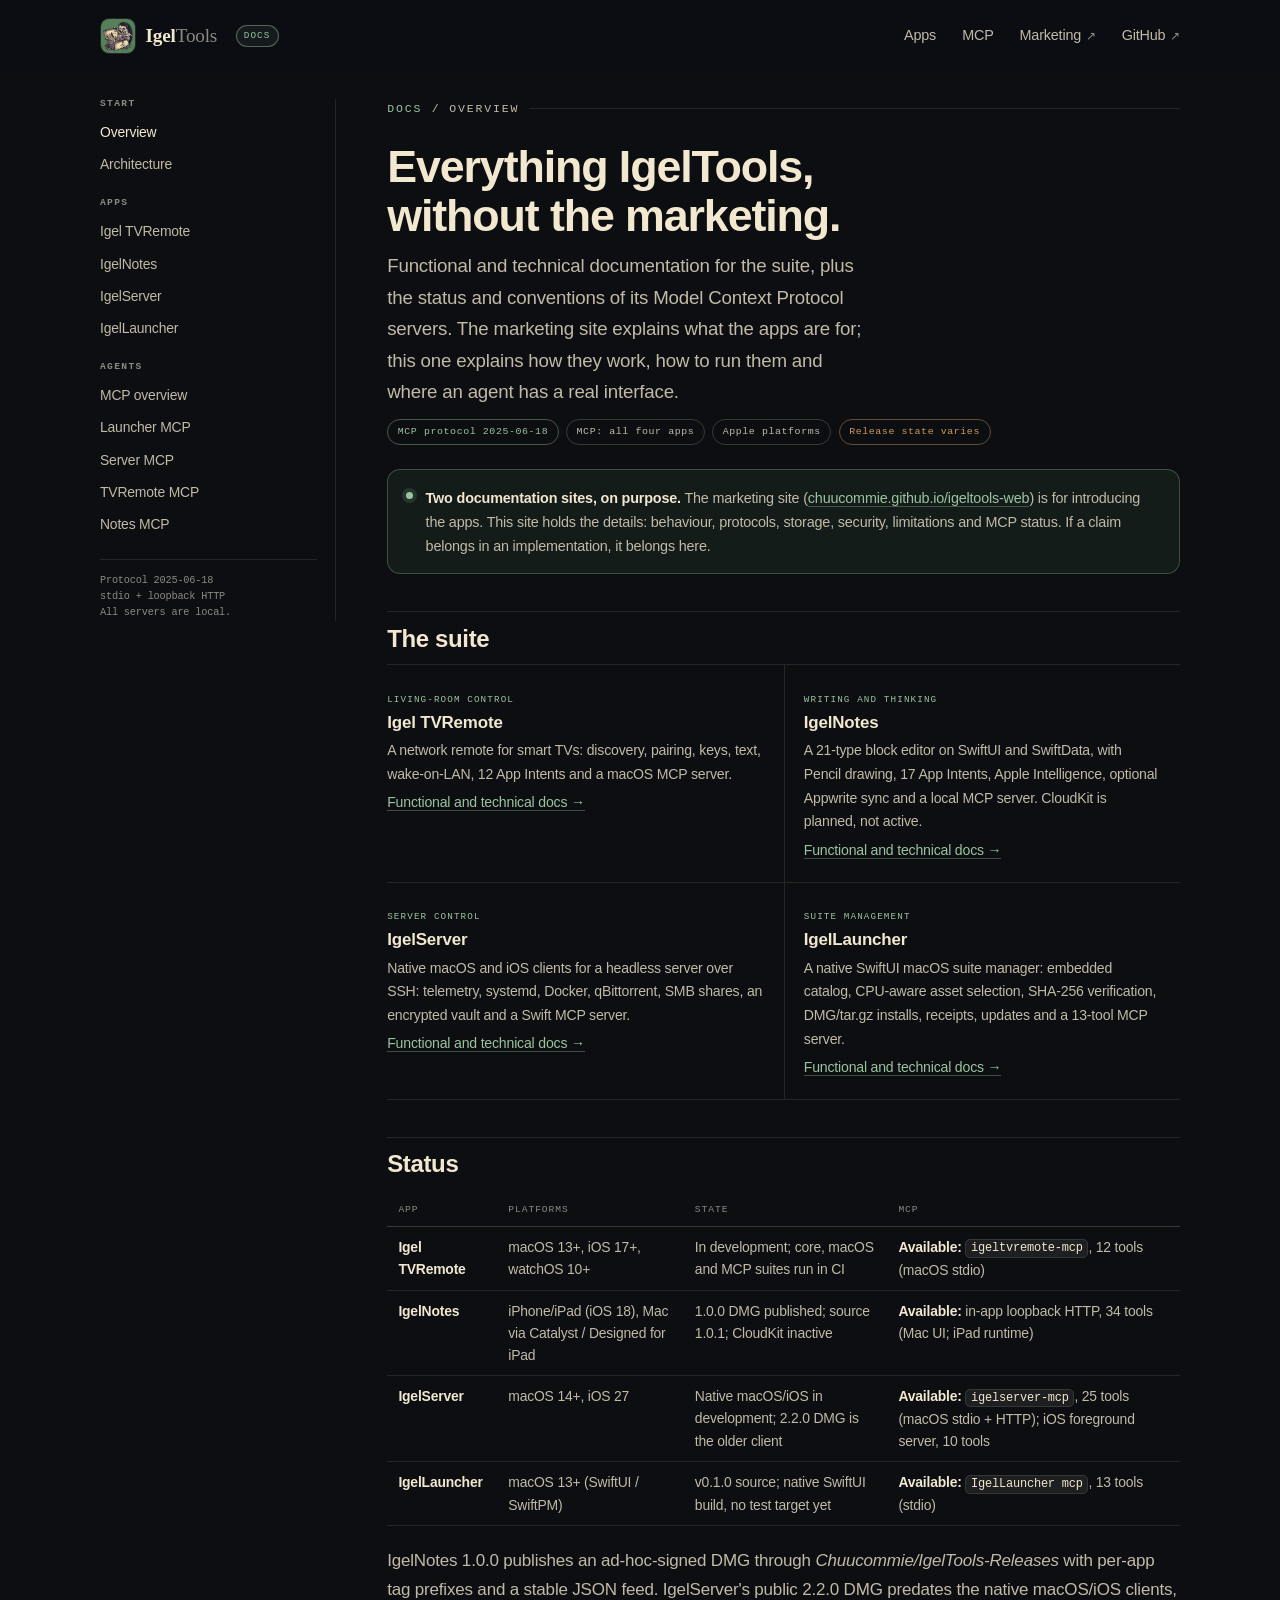
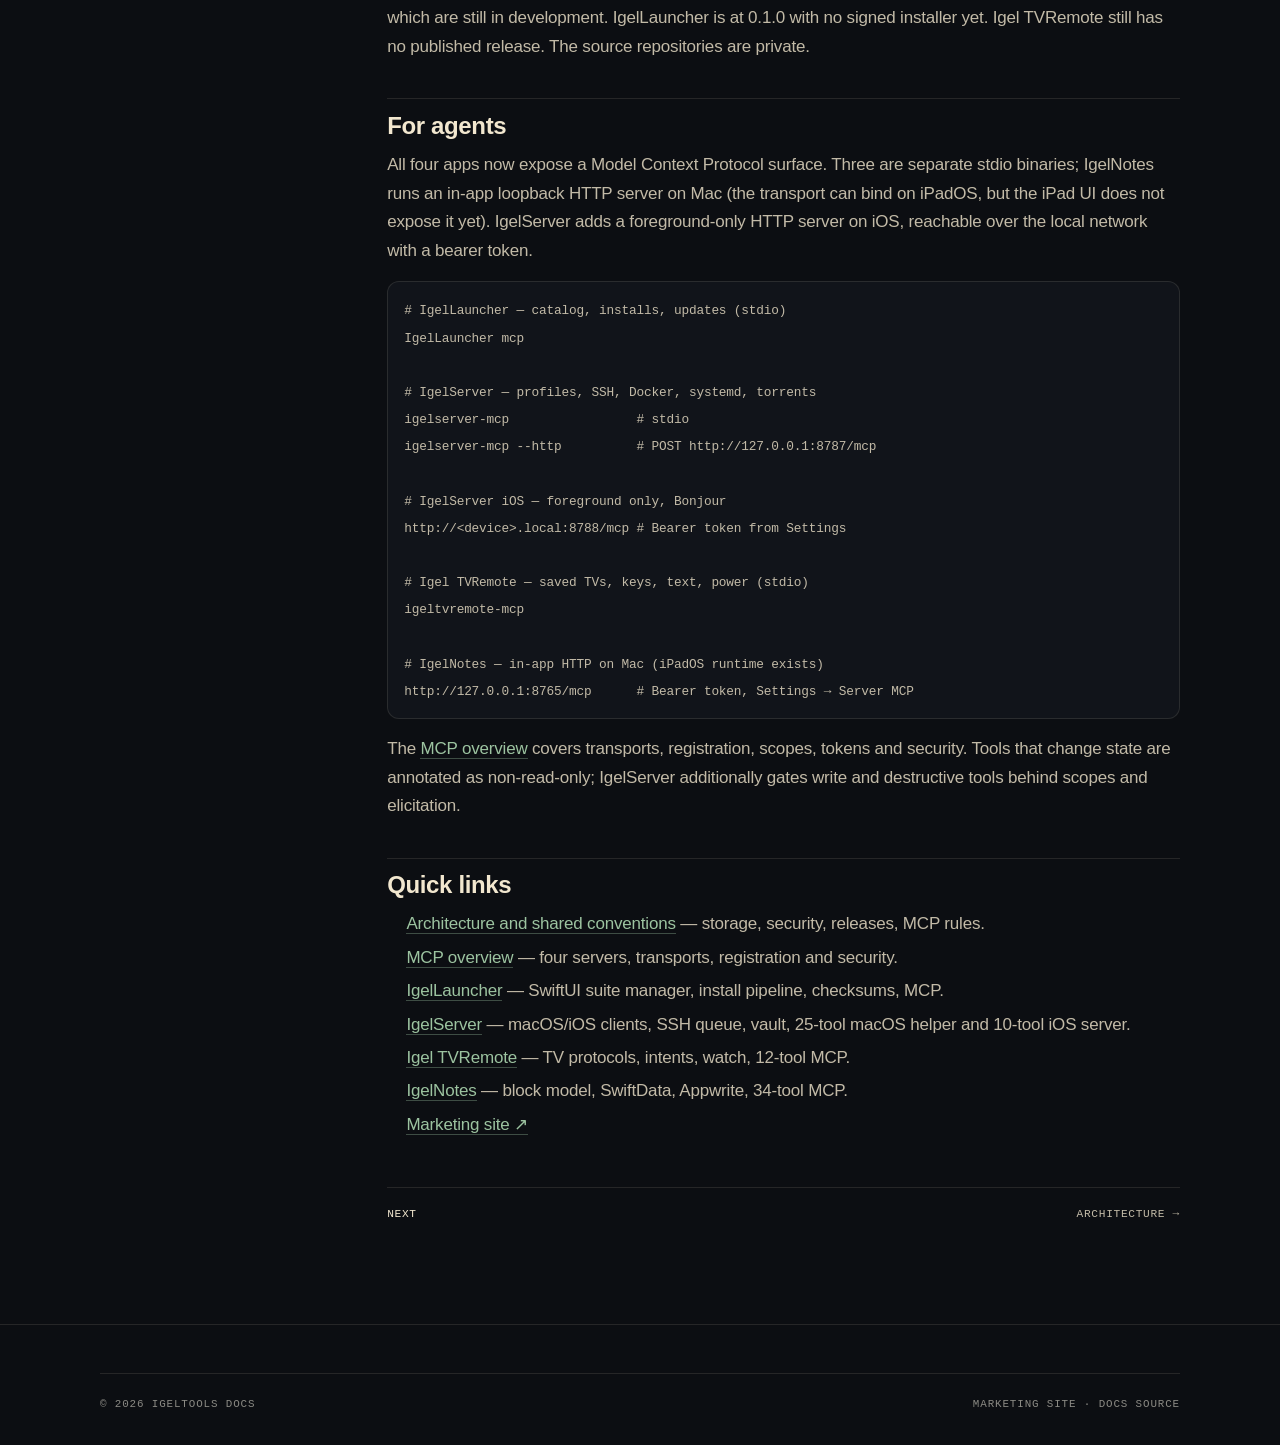
<file: index.html>
<!DOCTYPE html>
<html lang="en">
<head>
<meta charset="utf-8">
<meta name="viewport" content="width=device-width, initial-scale=1">
<title>IgelTools Docs — functional, technical and MCP reference</title>
<meta name="description" content="Functional and technical documentation for Igel TVRemote, IgelNotes, IgelServer and IgelLauncher, plus the current MCP status of the suite.">
<meta name="theme-color" content="#0c0e12">
<link rel="icon" href="assets/icons/igeltools-64.png" type="image/png" sizes="64x64">
<link rel="stylesheet" href="assets/css/style.css">
<link rel="stylesheet" href="assets/css/docs.css">
</head>
<body>
<a class="skip" href="#main">Skip to content</a>

<header class="site-header docs-header" id="top">
  <div class="wrap header-inner">
    <a class="brand" href="index.html" aria-label="IgelTools Docs — home">
      <img class="brand-mark" src="assets/icons/igeltools-256.png" alt="" width="256" height="256">
      <span class="brand-word">Igel<span>Tools</span></span>
      <span class="docs-badge">Docs</span>
    </a>
    <nav class="site-nav" aria-label="Main">
      <a href="index.html#apps">Apps</a>
      <a href="mcp/index.html">MCP</a>
      <a class="nav-ext" href="https://chuucommie.github.io/igeltools-web/" target="_blank" rel="noreferrer">Marketing <span aria-hidden="true">↗</span></a>
      <a class="nav-ext" href="https://github.com/Chuucommie" target="_blank" rel="noreferrer">GitHub <span aria-hidden="true">↗</span></a>
    </nav>
  </div>
</header>

<div class="wrap docs-layout">
  <aside class="docs-sidebar">
    <h2>Start</h2>
    <a href="index.html">Overview</a>
    <a href="architecture.html">Architecture</a>
    <h2>Apps</h2>
    <a href="apps/igeltvremote.html">Igel TVRemote</a>
    <a href="apps/igelnotes.html">IgelNotes</a>
    <a href="apps/igelserver.html">IgelServer</a>
    <a href="apps/igellauncher.html">IgelLauncher</a>
    <h2>Agents</h2>
    <a href="mcp/index.html">MCP overview</a>
    <a href="apps/igellauncher.html#mcp">Launcher MCP</a>
    <a href="apps/igelserver.html#mcp">Server MCP</a>
    <a href="apps/igeltvremote.html#mcp">TVRemote MCP</a>
    <a href="apps/igelnotes.html#mcp">Notes MCP</a>
    <span class="side-note">Protocol 2025-06-18<br>stdio + loopback HTTP<br>All servers are local.</span>
  </aside>

  <main class="docs-content" id="main">
    <p class="eyebrow"><span class="num">Docs</span> / Overview</p>
    <h1>Everything IgelTools, without the marketing.</h1>
    <p class="lede">Functional and technical documentation for the suite, plus the status and conventions of its Model Context Protocol servers. The marketing site explains what the apps are for; this one explains how they work, how to run them and where an agent has a real interface.</p>

    <div class="doc-meta">
      <span class="pill pill--green">MCP protocol 2025-06-18</span>
      <span class="pill">MCP: all four apps</span>
      <span class="pill">Apple platforms</span>
      <span class="pill pill--amber">Release state varies</span>
    </div>

    <div class="callout">
      <span class="dot dot-live" aria-hidden="true"></span>
      <p><strong>Two documentation sites, on purpose.</strong> The marketing site (<a href="https://chuucommie.github.io/igeltools-web/" target="_blank" rel="noreferrer">chuucommie.github.io/igeltools-web</a>) is for introducing the apps. This site holds the details: behaviour, protocols, storage, security, limitations and MCP status. If a claim belongs in an implementation, it belongs here.</p>
    </div>

    <h2 id="apps">The suite</h2>
    <div class="doc-grid">
      <div class="doc-card">
        <span class="kicker">Living-room control</span>
        <h3>Igel TVRemote</h3>
        <p>A network remote for smart TVs: discovery, pairing, keys, text, wake-on-LAN, 12 App Intents and a macOS MCP server.</p>
        <p><a href="apps/igeltvremote.html">Functional and technical docs →</a></p>
      </div>
      <div class="doc-card">
        <span class="kicker">Writing and thinking</span>
        <h3>IgelNotes</h3>
        <p>A 21-type block editor on SwiftUI and SwiftData, with Pencil drawing, 17 App Intents, Apple Intelligence, optional Appwrite sync and a local MCP server. CloudKit is planned, not active.</p>
        <p><a href="apps/igelnotes.html">Functional and technical docs →</a></p>
      </div>
      <div class="doc-card">
        <span class="kicker">Server control</span>
        <h3>IgelServer</h3>
        <p>Native macOS and iOS clients for a headless server over SSH: telemetry, systemd, Docker, qBittorrent, SMB shares, an encrypted vault and a Swift MCP server.</p>
        <p><a href="apps/igelserver.html">Functional and technical docs →</a></p>
      </div>
      <div class="doc-card">
        <span class="kicker">Suite management</span>
        <h3>IgelLauncher</h3>
        <p>A native SwiftUI macOS suite manager: embedded catalog, CPU-aware asset selection, SHA-256 verification, DMG/tar.gz installs, receipts, updates and a 13-tool MCP server.</p>
        <p><a href="apps/igellauncher.html">Functional and technical docs →</a></p>
      </div>
    </div>

    <h2 id="status">Status</h2>
    <table>
      <thead>
        <tr><th>App</th><th>Platforms</th><th>State</th><th>MCP</th></tr>
      </thead>
      <tbody>
        <tr>
          <td><strong>Igel TVRemote</strong></td>
          <td>macOS 13+, iOS 17+, watchOS 10+</td>
          <td>In development; core, macOS and MCP suites run in CI</td>
          <td><strong>Available:</strong> <code>igeltvremote-mcp</code>, 12 tools (macOS stdio)</td>
        </tr>
        <tr>
          <td><strong>IgelNotes</strong></td>
          <td>iPhone/iPad (iOS 18), Mac via Catalyst / Designed for iPad</td>
          <td>1.0.0 DMG published; source 1.0.1; CloudKit inactive</td>
          <td><strong>Available:</strong> in-app loopback HTTP, 34 tools (Mac UI; iPad runtime)</td>
        </tr>
        <tr>
          <td><strong>IgelServer</strong></td>
          <td>macOS 14+, iOS 27</td>
          <td>Native macOS/iOS in development; 2.2.0 DMG is the older client</td>
          <td><strong>Available:</strong> <code>igelserver-mcp</code>, 25 tools (macOS stdio + HTTP); iOS foreground server, 10 tools</td>
        </tr>
        <tr>
          <td><strong>IgelLauncher</strong></td>
          <td>macOS 13+ (SwiftUI / SwiftPM)</td>
          <td>v0.1.0 source; native SwiftUI build, no test target yet</td>
          <td><strong>Available:</strong> <code>IgelLauncher mcp</code>, 13 tools (stdio)</td>
        </tr>
      </tbody>
    </table>
    <p>IgelNotes 1.0.0 publishes an ad-hoc-signed DMG through <em>Chuucommie/IgelTools-Releases</em> with per-app tag prefixes and a stable JSON feed. IgelServer's public 2.2.0 DMG predates the native macOS/iOS clients, which are still in development. IgelLauncher is at 0.1.0 with no signed installer yet. Igel TVRemote still has no published release. The source repositories are private.</p>

    <h2 id="agents">For agents</h2>
    <p>All four apps now expose a Model Context Protocol surface. Three are separate stdio binaries; IgelNotes runs an in-app loopback HTTP server on Mac (the transport can bind on iPadOS, but the iPad UI does not expose it yet). IgelServer adds a foreground-only HTTP server on iOS, reachable over the local network with a bearer token.</p>
    <pre><code># IgelLauncher — catalog, installs, updates (stdio)
IgelLauncher mcp

# IgelServer — profiles, SSH, Docker, systemd, torrents
igelserver-mcp                 # stdio
igelserver-mcp --http          # POST http://127.0.0.1:8787/mcp

# IgelServer iOS — foreground only, Bonjour
http://&lt;device&gt;.local:8788/mcp # Bearer token from Settings

# Igel TVRemote — saved TVs, keys, text, power (stdio)
igeltvremote-mcp

# IgelNotes — in-app HTTP on Mac (iPadOS runtime exists)
http://127.0.0.1:8765/mcp      # Bearer token, Settings → Server MCP</code></pre>
    <p>The <a href="mcp/index.html">MCP overview</a> covers transports, registration, scopes, tokens and security. Tools that change state are annotated as non-read-only; IgelServer additionally gates write and destructive tools behind scopes and elicitation.</p>

    <h2 id="quick-links">Quick links</h2>
    <ul>
      <li><a href="architecture.html">Architecture and shared conventions</a> — storage, security, releases, MCP rules.</li>
      <li><a href="mcp/index.html">MCP overview</a> — four servers, transports, registration and security.</li>
      <li><a href="apps/igellauncher.html">IgelLauncher</a> — SwiftUI suite manager, install pipeline, checksums, MCP.</li>
      <li><a href="apps/igelserver.html">IgelServer</a> — macOS/iOS clients, SSH queue, vault, 25-tool macOS helper and 10-tool iOS server.</li>
      <li><a href="apps/igeltvremote.html">Igel TVRemote</a> — TV protocols, intents, watch, 12-tool MCP.</li>
      <li><a href="apps/igelnotes.html">IgelNotes</a> — block model, SwiftData, Appwrite, 34-tool MCP.</li>
      <li><a href="https://chuucommie.github.io/igeltools-web/" target="_blank" rel="noreferrer">Marketing site ↗</a></li>
    </ul>

    <div class="docs-next">
      <span>Next</span>
      <a href="architecture.html">Architecture →</a>
    </div>
  </main>
</div>

<footer class="site-footer">
  <div class="wrap">
    <div class="footer-bottom">
      <span>© <span id="year">2026</span> IgelTools Docs</span>
      <span><a href="https://chuucommie.github.io/igeltools-web/" target="_blank" rel="noreferrer">Marketing site</a> · <a href="https://github.com/Chuucommie/igeltools-docs" target="_blank" rel="noreferrer">Docs source</a></span>
    </div>
  </div>
</footer>

<script src="assets/js/docs.js" defer></script>
</body>
</html>
</file>
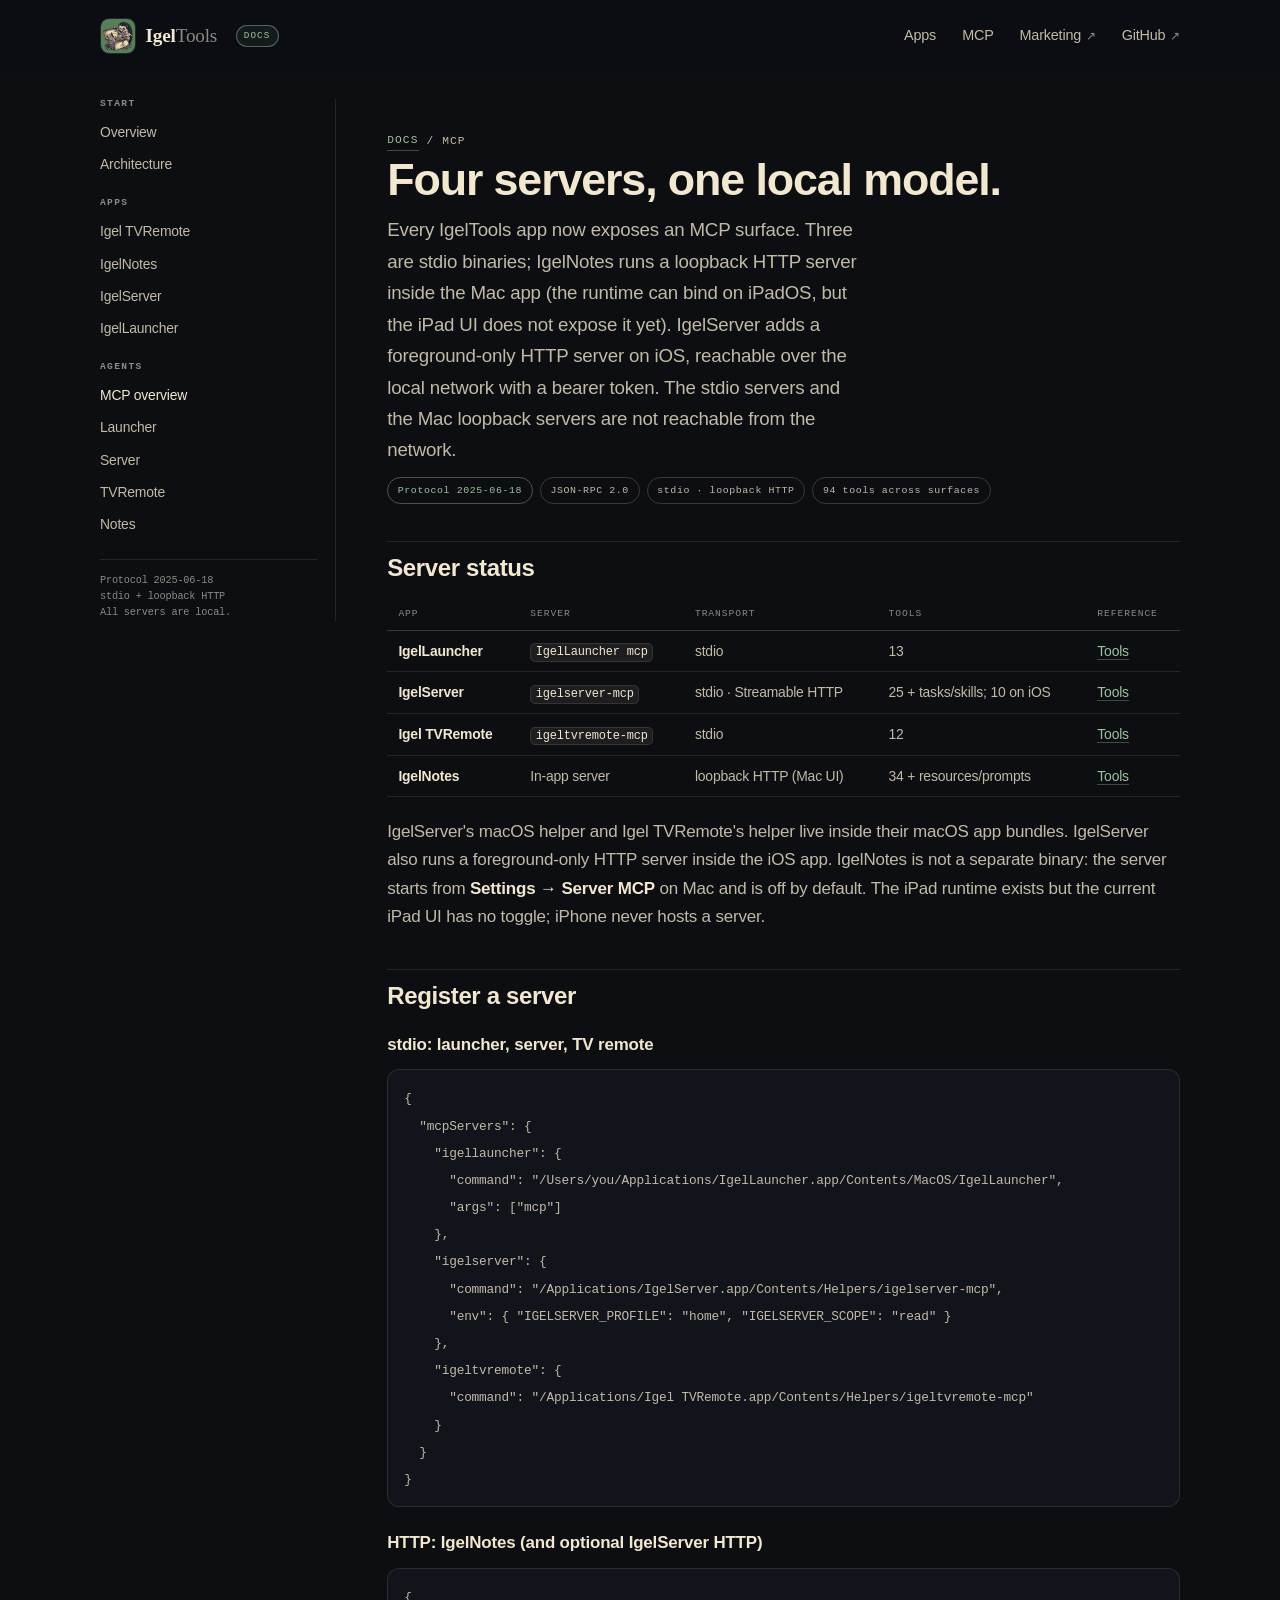
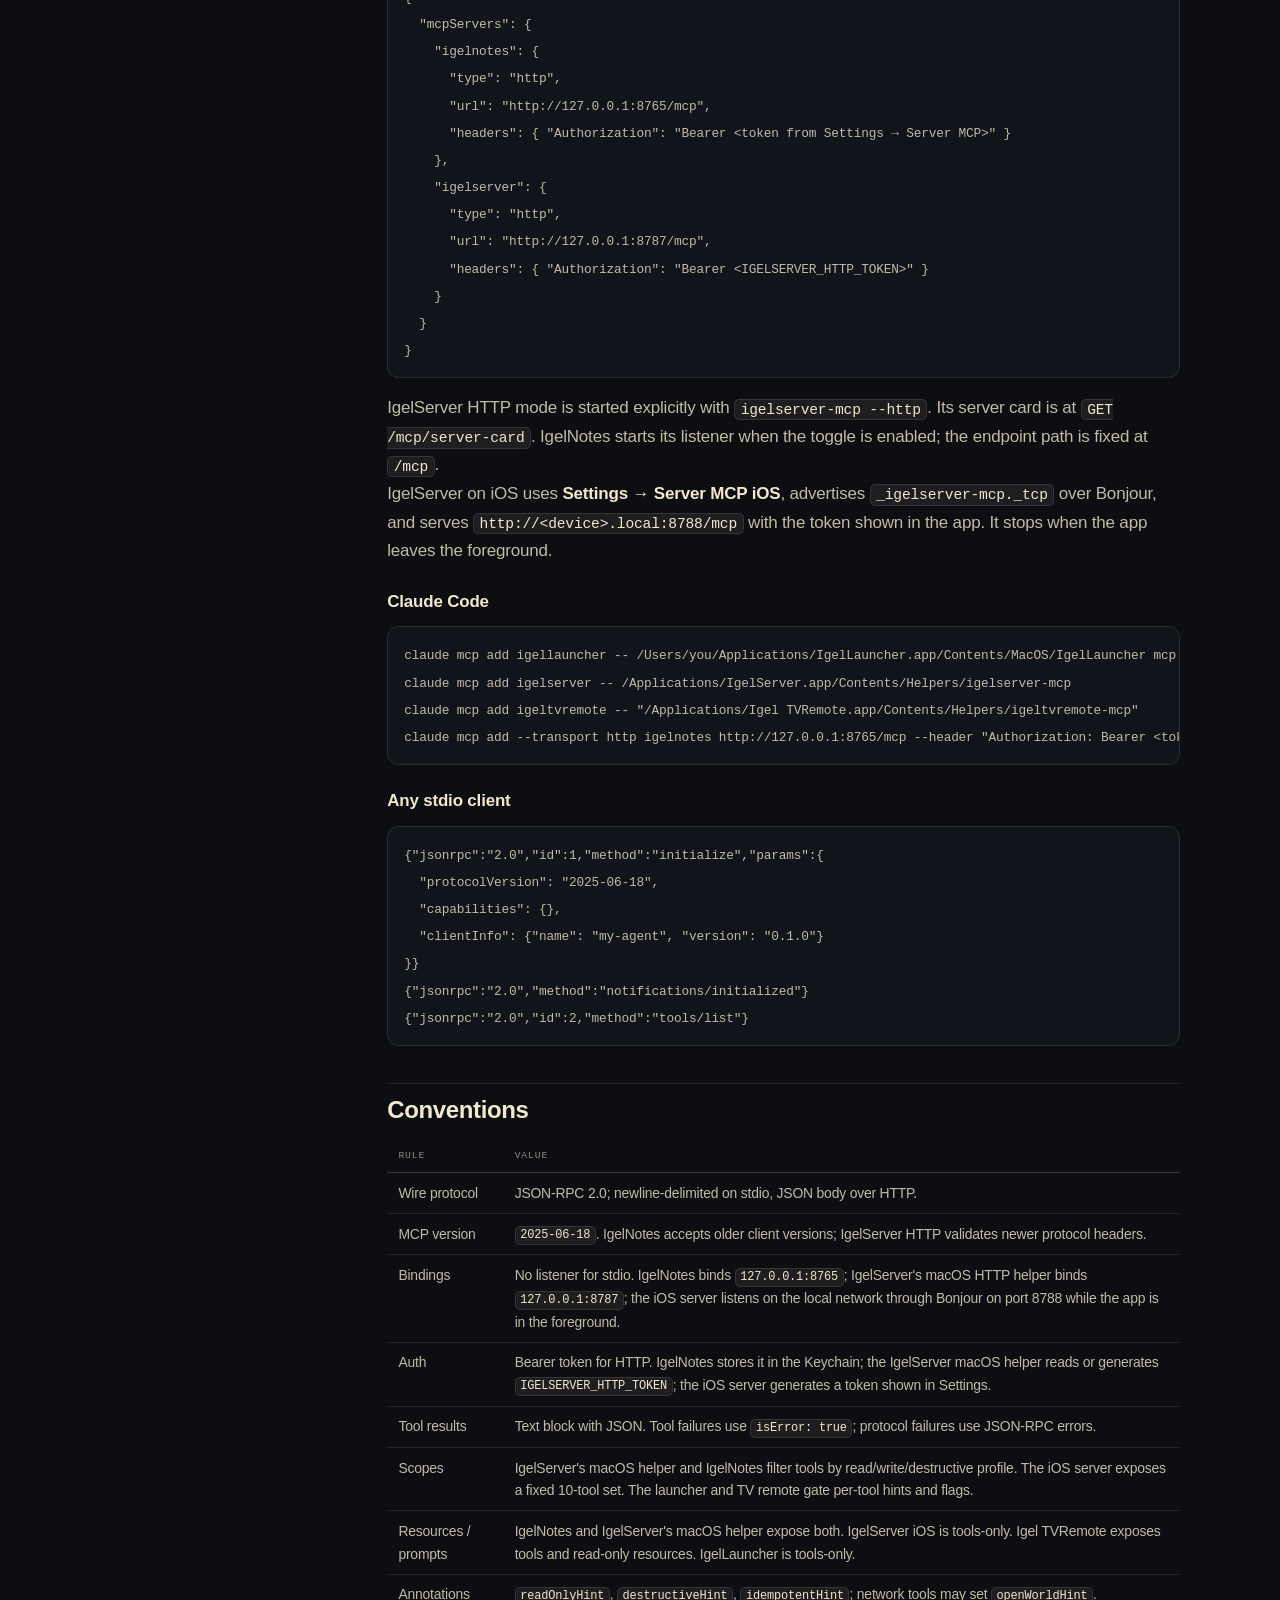
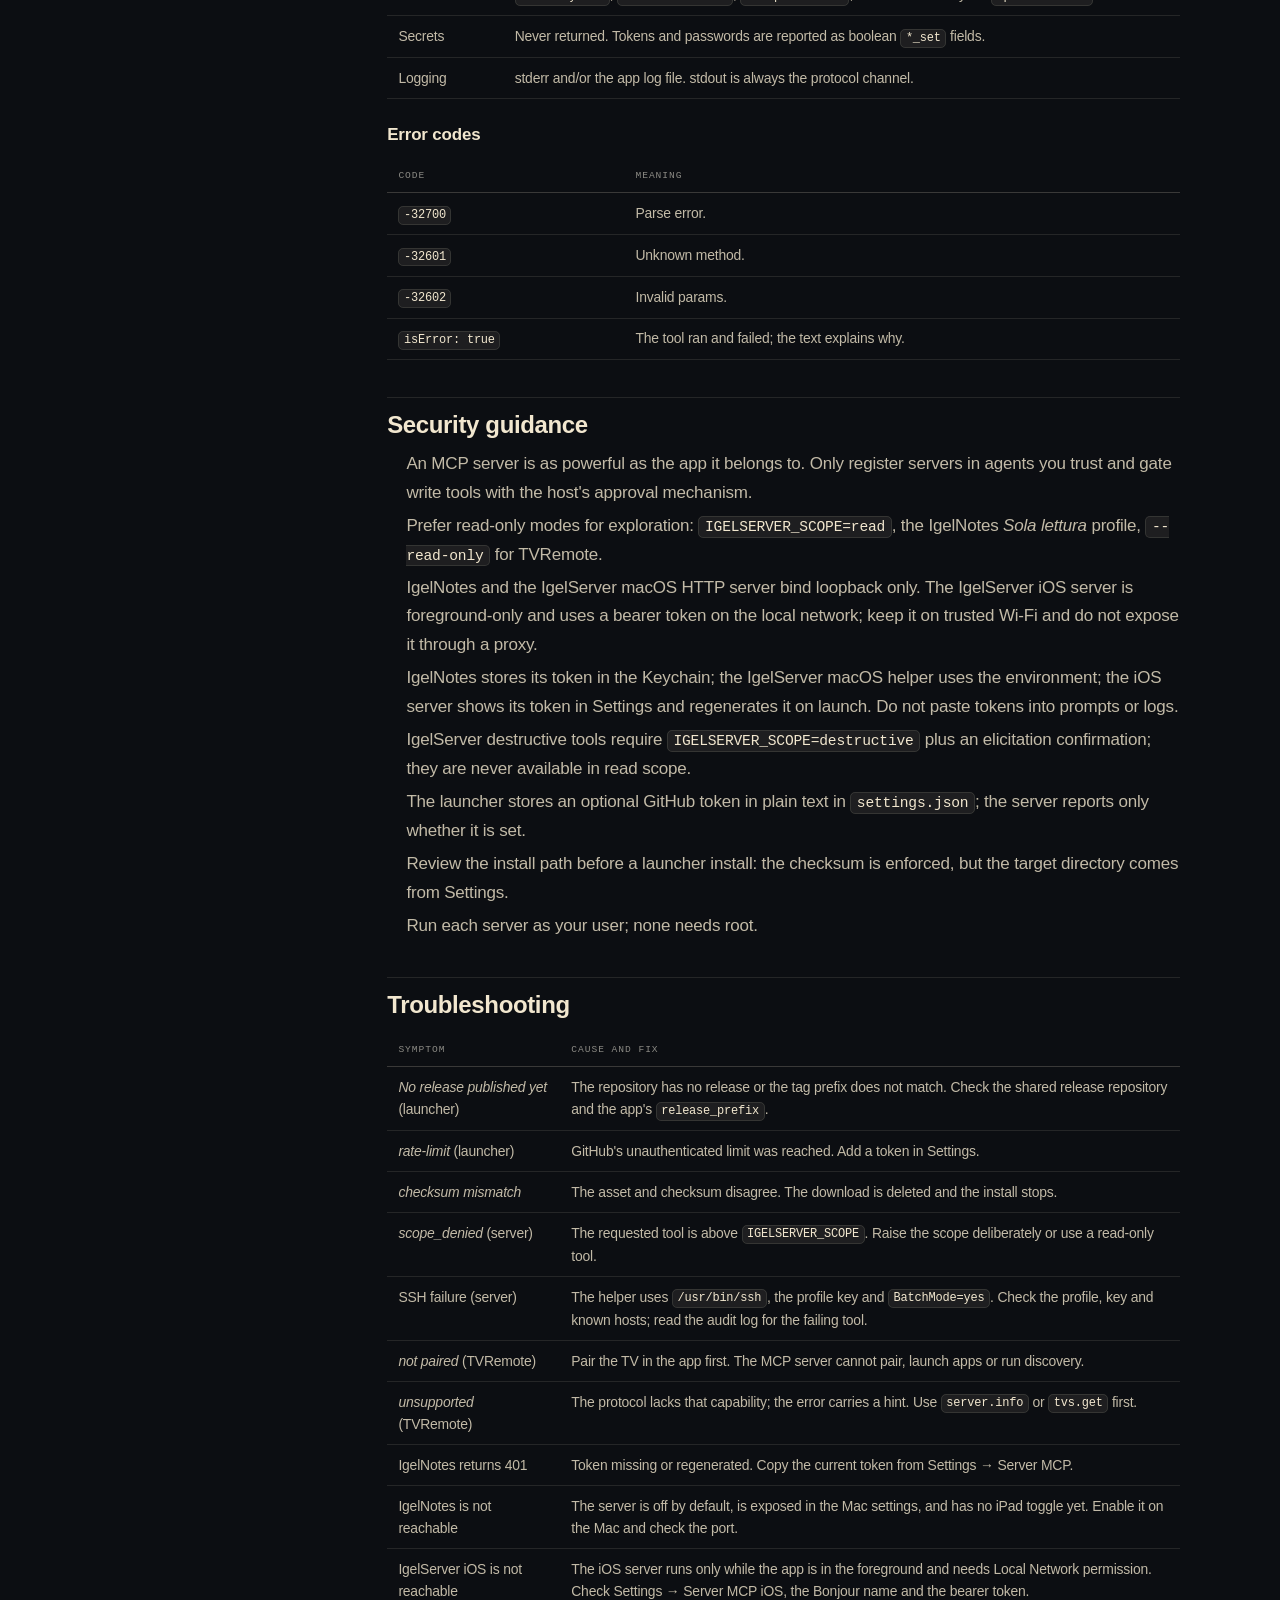
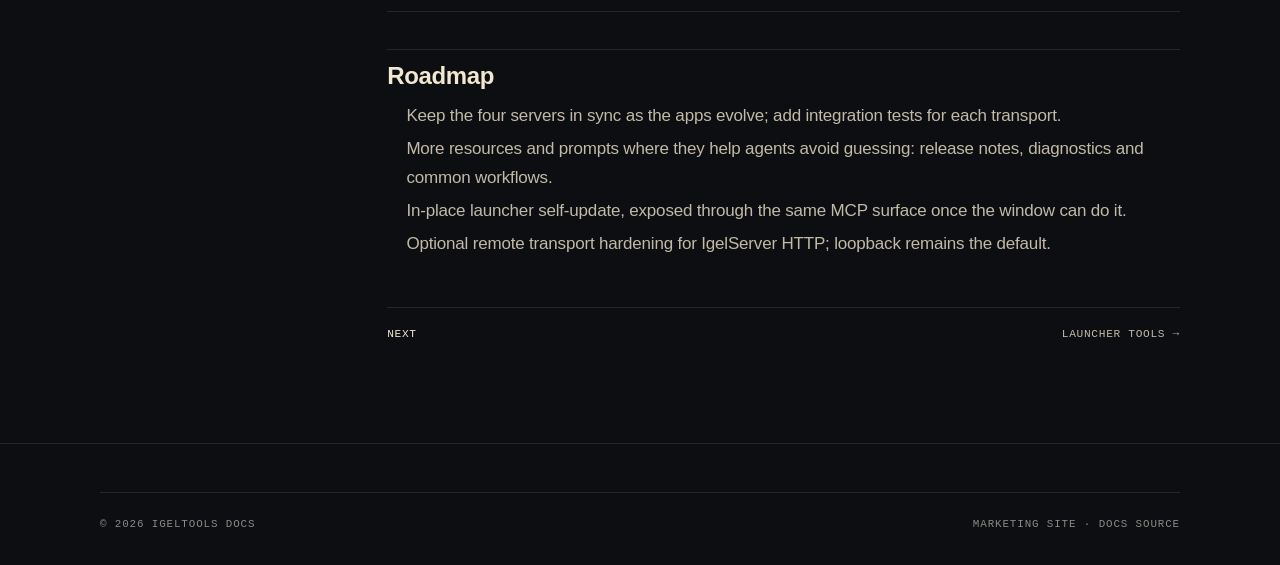
<file: mcp/index.html>
<!DOCTYPE html>
<html lang="en">
<head>
<meta charset="utf-8">
<meta name="viewport" content="width=device-width, initial-scale=1">
<title>MCP overview — IgelTools Docs</title>
<meta name="description" content="IgelTools MCP overview: the four current servers, stdio, loopback and foreground HTTP transports, registration, scopes, tokens, tool counts and security.">
<meta name="theme-color" content="#0c0e12">
<link rel="icon" href="../assets/icons/igeltools-64.png" type="image/png" sizes="64x64">
<link rel="stylesheet" href="../assets/css/style.css">
<link rel="stylesheet" href="../assets/css/docs.css">
</head>
<body>
<a class="skip" href="#main">Skip to content</a>

<header class="site-header docs-header" id="top">
  <div class="wrap header-inner">
    <a class="brand" href="../index.html" aria-label="IgelTools Docs — home">
      <img class="brand-mark" src="../assets/icons/igeltools-256.png" alt="" width="256" height="256">
      <span class="brand-word">Igel<span>Tools</span></span>
      <span class="docs-badge">Docs</span>
    </a>
    <nav class="site-nav" aria-label="Main">
      <a href="../index.html#apps">Apps</a>
      <a href="../mcp/index.html">MCP</a>
      <a class="nav-ext" href="https://chuucommie.github.io/igeltools-web/" target="_blank" rel="noreferrer">Marketing <span aria-hidden="true">↗</span></a>
      <a class="nav-ext" href="https://github.com/Chuucommie" target="_blank" rel="noreferrer">GitHub <span aria-hidden="true">↗</span></a>
    </nav>
  </div>
</header>

<div class="wrap docs-layout">
  <aside class="docs-sidebar">
    <h2>Start</h2>
    <a href="../index.html">Overview</a>
    <a href="../architecture.html">Architecture</a>
    <h2>Apps</h2>
    <a href="../apps/igeltvremote.html">Igel TVRemote</a>
    <a href="../apps/igelnotes.html">IgelNotes</a>
    <a href="../apps/igelserver.html">IgelServer</a>
    <a href="../apps/igellauncher.html">IgelLauncher</a>
    <h2>Agents</h2>
    <a href="index.html">MCP overview</a>
    <a href="../apps/igellauncher.html#mcp">Launcher</a>
    <a href="../apps/igelserver.html#mcp">Server</a>
    <a href="../apps/igeltvremote.html#mcp">TVRemote</a>
    <a href="../apps/igelnotes.html#mcp">Notes</a>
    <span class="side-note">Protocol 2025-06-18<br>stdio + loopback HTTP<br>All servers are local.</span>
  </aside>

  <main class="docs-content" id="main">
    <p class="breadcrumb"><a href="../index.html">Docs</a> / MCP</p>
    <h1>Four servers, one local model.</h1>
    <p class="lede">Every IgelTools app now exposes an MCP surface. Three are stdio binaries; IgelNotes runs a loopback HTTP server inside the Mac app (the runtime can bind on iPadOS, but the iPad UI does not expose it yet). IgelServer adds a foreground-only HTTP server on iOS, reachable over the local network with a bearer token. The stdio servers and the Mac loopback servers are not reachable from the network.</p>

    <div class="doc-meta">
      <span class="pill pill--green">Protocol 2025-06-18</span>
      <span class="pill">JSON-RPC 2.0</span>
      <span class="pill">stdio · loopback HTTP</span>
      <span class="pill">94 tools across surfaces</span>
    </div>

    <h2 id="status">Server status</h2>
    <table>
      <thead><tr><th>App</th><th>Server</th><th>Transport</th><th>Tools</th><th>Reference</th></tr></thead>
      <tbody>
        <tr>
          <td><strong>IgelLauncher</strong></td>
          <td><code>IgelLauncher mcp</code></td>
          <td>stdio</td>
          <td>13</td>
          <td><a href="../apps/igellauncher.html#mcp">Tools</a></td>
        </tr>
        <tr>
          <td><strong>IgelServer</strong></td>
          <td><code>igelserver-mcp</code></td>
          <td>stdio · Streamable HTTP</td>
          <td>25 + tasks/skills; 10 on iOS</td>
          <td><a href="../apps/igelserver.html#mcp">Tools</a></td>
        </tr>
        <tr>
          <td><strong>Igel TVRemote</strong></td>
          <td><code>igeltvremote-mcp</code></td>
          <td>stdio</td>
          <td>12</td>
          <td><a href="../apps/igeltvremote.html#mcp">Tools</a></td>
        </tr>
        <tr>
          <td><strong>IgelNotes</strong></td>
          <td>In-app server</td>
          <td>loopback HTTP (Mac UI)</td>
          <td>34 + resources/prompts</td>
          <td><a href="../apps/igelnotes.html#mcp">Tools</a></td>
        </tr>
      </tbody>
    </table>
    <p>IgelServer's macOS helper and Igel TVRemote's helper live inside their macOS app bundles. IgelServer also runs a foreground-only HTTP server inside the iOS app. IgelNotes is not a separate binary: the server starts from <strong>Settings → Server MCP</strong> on Mac and is off by default. The iPad runtime exists but the current iPad UI has no toggle; iPhone never hosts a server.</p>

    <h2 id="register">Register a server</h2>
    <h3>stdio: launcher, server, TV remote</h3>
    <pre><code>{
  "mcpServers": {
    "igellauncher": {
      "command": "/Users/you/Applications/IgelLauncher.app/Contents/MacOS/IgelLauncher",
      "args": ["mcp"]
    },
    "igelserver": {
      "command": "/Applications/IgelServer.app/Contents/Helpers/igelserver-mcp",
      "env": { "IGELSERVER_PROFILE": "home", "IGELSERVER_SCOPE": "read" }
    },
    "igeltvremote": {
      "command": "/Applications/Igel TVRemote.app/Contents/Helpers/igeltvremote-mcp"
    }
  }
}</code></pre>

    <h3>HTTP: IgelNotes (and optional IgelServer HTTP)</h3>
    <pre><code>{
  "mcpServers": {
    "igelnotes": {
      "type": "http",
      "url": "http://127.0.0.1:8765/mcp",
      "headers": { "Authorization": "Bearer &lt;token from Settings → Server MCP&gt;" }
    },
    "igelserver": {
      "type": "http",
      "url": "http://127.0.0.1:8787/mcp",
      "headers": { "Authorization": "Bearer &lt;IGELSERVER_HTTP_TOKEN&gt;" }
    }
  }
}</code></pre>
    <p>IgelServer HTTP mode is started explicitly with <code>igelserver-mcp --http</code>. Its server card is at <code>GET /mcp/server-card</code>. IgelNotes starts its listener when the toggle is enabled; the endpoint path is fixed at <code>/mcp</code>.</p>
    <p>IgelServer on iOS uses <strong>Settings → Server MCP iOS</strong>, advertises <code>_igelserver-mcp._tcp</code> over Bonjour, and serves <code>http://&lt;device&gt;.local:8788/mcp</code> with the token shown in the app. It stops when the app leaves the foreground.</p>

    <h3>Claude Code</h3>
    <pre><code>claude mcp add igellauncher -- /Users/you/Applications/IgelLauncher.app/Contents/MacOS/IgelLauncher mcp
claude mcp add igelserver -- /Applications/IgelServer.app/Contents/Helpers/igelserver-mcp
claude mcp add igeltvremote -- "/Applications/Igel TVRemote.app/Contents/Helpers/igeltvremote-mcp"
claude mcp add --transport http igelnotes http://127.0.0.1:8765/mcp --header "Authorization: Bearer &lt;token&gt;"</code></pre>

    <h3>Any stdio client</h3>
    <pre><code>{"jsonrpc":"2.0","id":1,"method":"initialize","params":{
  "protocolVersion": "2025-06-18",
  "capabilities": {},
  "clientInfo": {"name": "my-agent", "version": "0.1.0"}
}}
{"jsonrpc":"2.0","method":"notifications/initialized"}
{"jsonrpc":"2.0","id":2,"method":"tools/list"}</code></pre>

    <h2 id="conventions">Conventions</h2>
    <table>
      <thead><tr><th>Rule</th><th>Value</th></tr></thead>
      <tbody>
        <tr><td>Wire protocol</td><td>JSON-RPC 2.0; newline-delimited on stdio, JSON body over HTTP.</td></tr>
        <tr><td>MCP version</td><td><code>2025-06-18</code>. IgelNotes accepts older client versions; IgelServer HTTP validates newer protocol headers.</td></tr>
        <tr><td>Bindings</td><td>No listener for stdio. IgelNotes binds <code>127.0.0.1:8765</code>; IgelServer's macOS HTTP helper binds <code>127.0.0.1:8787</code>; the iOS server listens on the local network through Bonjour on port 8788 while the app is in the foreground.</td></tr>
        <tr><td>Auth</td><td>Bearer token for HTTP. IgelNotes stores it in the Keychain; the IgelServer macOS helper reads or generates <code>IGELSERVER_HTTP_TOKEN</code>; the iOS server generates a token shown in Settings.</td></tr>
        <tr><td>Tool results</td><td>Text block with JSON. Tool failures use <code>isError: true</code>; protocol failures use JSON-RPC errors.</td></tr>
        <tr><td>Scopes</td><td>IgelServer's macOS helper and IgelNotes filter tools by read/write/destructive profile. The iOS server exposes a fixed 10-tool set. The launcher and TV remote gate per-tool hints and flags.</td></tr>
        <tr><td>Resources / prompts</td><td>IgelNotes and IgelServer's macOS helper expose both. IgelServer iOS is tools-only. Igel TVRemote exposes tools and read-only resources. IgelLauncher is tools-only.</td></tr>
        <tr><td>Annotations</td><td><code>readOnlyHint</code>, <code>destructiveHint</code>, <code>idempotentHint</code>; network tools may set <code>openWorldHint</code>.</td></tr>
        <tr><td>Secrets</td><td>Never returned. Tokens and passwords are reported as boolean <code>*_set</code> fields.</td></tr>
        <tr><td>Logging</td><td>stderr and/or the app log file. stdout is always the protocol channel.</td></tr>
      </tbody>
    </table>

    <h3>Error codes</h3>
    <table>
      <thead><tr><th>Code</th><th>Meaning</th></tr></thead>
      <tbody>
        <tr><td><code>-32700</code></td><td>Parse error.</td></tr>
        <tr><td><code>-32601</code></td><td>Unknown method.</td></tr>
        <tr><td><code>-32602</code></td><td>Invalid params.</td></tr>
        <tr><td><code>isError: true</code></td><td>The tool ran and failed; the text explains why.</td></tr>
      </tbody>
    </table>

    <h2 id="security">Security guidance</h2>
    <ul>
      <li>An MCP server is as powerful as the app it belongs to. Only register servers in agents you trust and gate write tools with the host's approval mechanism.</li>
      <li>Prefer read-only modes for exploration: <code>IGELSERVER_SCOPE=read</code>, the IgelNotes <em>Sola lettura</em> profile, <code>--read-only</code> for TVRemote.</li>
      <li>IgelNotes and the IgelServer macOS HTTP server bind loopback only. The IgelServer iOS server is foreground-only and uses a bearer token on the local network; keep it on trusted Wi-Fi and do not expose it through a proxy.</li>
      <li>IgelNotes stores its token in the Keychain; the IgelServer macOS helper uses the environment; the iOS server shows its token in Settings and regenerates it on launch. Do not paste tokens into prompts or logs.</li>
      <li>IgelServer destructive tools require <code>IGELSERVER_SCOPE=destructive</code> plus an elicitation confirmation; they are never available in read scope.</li>
      <li>The launcher stores an optional GitHub token in plain text in <code>settings.json</code>; the server reports only whether it is set.</li>
      <li>Review the install path before a launcher install: the checksum is enforced, but the target directory comes from Settings.</li>
      <li>Run each server as your user; none needs root.</li>
    </ul>

    <h2 id="troubleshooting">Troubleshooting</h2>
    <table>
      <thead><tr><th>Symptom</th><th>Cause and fix</th></tr></thead>
      <tbody>
        <tr><td><em>No release published yet</em> (launcher)</td><td>The repository has no release or the tag prefix does not match. Check the shared release repository and the app's <code>release_prefix</code>.</td></tr>
        <tr><td><em>rate-limit</em> (launcher)</td><td>GitHub's unauthenticated limit was reached. Add a token in Settings.</td></tr>
        <tr><td><em>checksum mismatch</em></td><td>The asset and checksum disagree. The download is deleted and the install stops.</td></tr>
        <tr><td><em>scope_denied</em> (server)</td><td>The requested tool is above <code>IGELSERVER_SCOPE</code>. Raise the scope deliberately or use a read-only tool.</td></tr>
        <tr><td>SSH failure (server)</td><td>The helper uses <code>/usr/bin/ssh</code>, the profile key and <code>BatchMode=yes</code>. Check the profile, key and known hosts; read the audit log for the failing tool.</td></tr>
        <tr><td><em>not paired</em> (TVRemote)</td><td>Pair the TV in the app first. The MCP server cannot pair, launch apps or run discovery.</td></tr>
        <tr><td><em>unsupported</em> (TVRemote)</td><td>The protocol lacks that capability; the error carries a hint. Use <code>server.info</code> or <code>tvs.get</code> first.</td></tr>
        <tr><td>IgelNotes returns 401</td><td>Token missing or regenerated. Copy the current token from Settings → Server MCP.</td></tr>
        <tr><td>IgelNotes is not reachable</td><td>The server is off by default, is exposed in the Mac settings, and has no iPad toggle yet. Enable it on the Mac and check the port.</td></tr>
        <tr><td>IgelServer iOS is not reachable</td><td>The iOS server runs only while the app is in the foreground and needs Local Network permission. Check Settings → Server MCP iOS, the Bonjour name and the bearer token.</td></tr>
      </tbody>
    </table>

    <h2 id="roadmap">Roadmap</h2>
    <ul>
      <li>Keep the four servers in sync as the apps evolve; add integration tests for each transport.</li>
      <li>More resources and prompts where they help agents avoid guessing: release notes, diagnostics and common workflows.</li>
      <li>In-place launcher self-update, exposed through the same MCP surface once the window can do it.</li>
      <li>Optional remote transport hardening for IgelServer HTTP; loopback remains the default.</li>
    </ul>

    <div class="docs-next">
      <span>Next</span>
      <a href="../apps/igellauncher.html#mcp">Launcher tools →</a>
    </div>
  </main>
</div>

<footer class="site-footer">
  <div class="wrap">
    <div class="footer-bottom">
      <span>© <span id="year">2026</span> IgelTools Docs</span>
      <span><a href="https://chuucommie.github.io/igeltools-web/" target="_blank" rel="noreferrer">Marketing site</a> · <a href="https://github.com/Chuucommie/igeltools-docs" target="_blank" rel="noreferrer">Docs source</a></span>
    </div>
  </div>
</footer>

<script src="../assets/js/docs.js" defer></script>
</body>
</html>
</file>
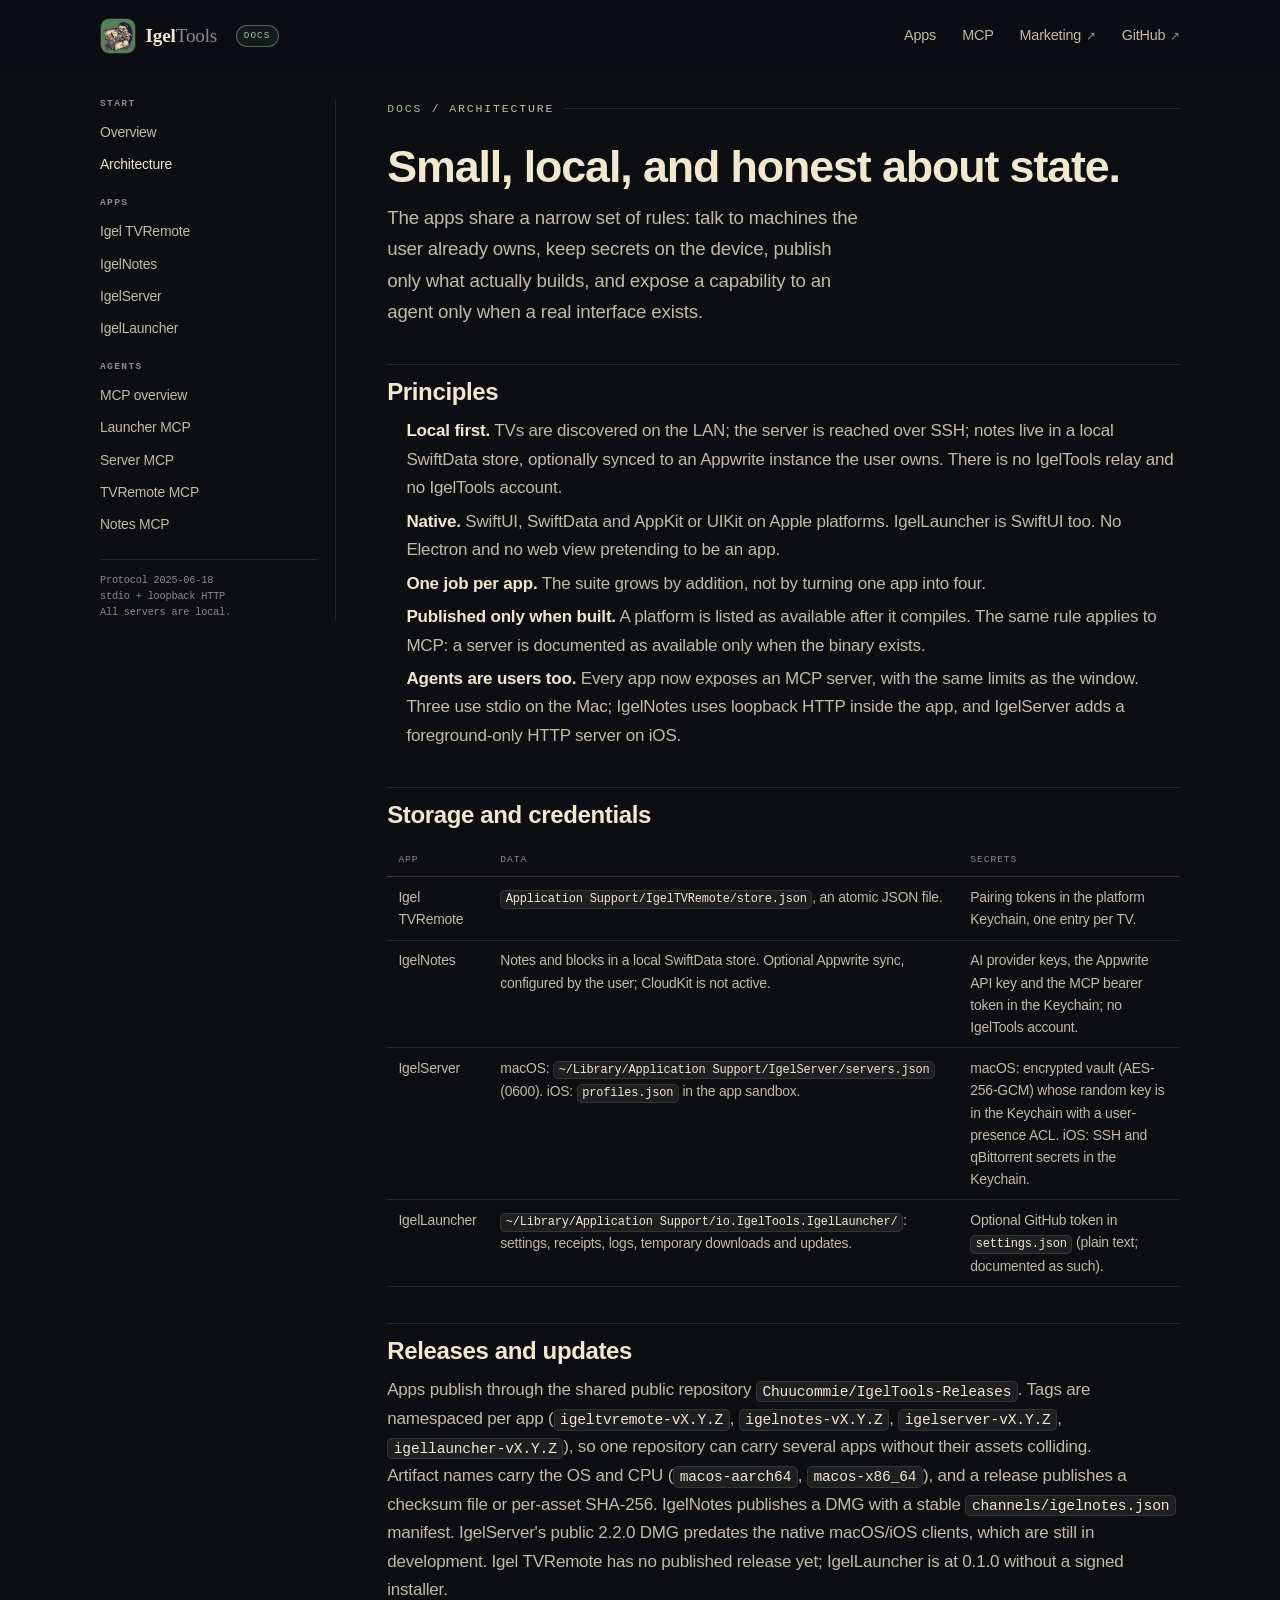
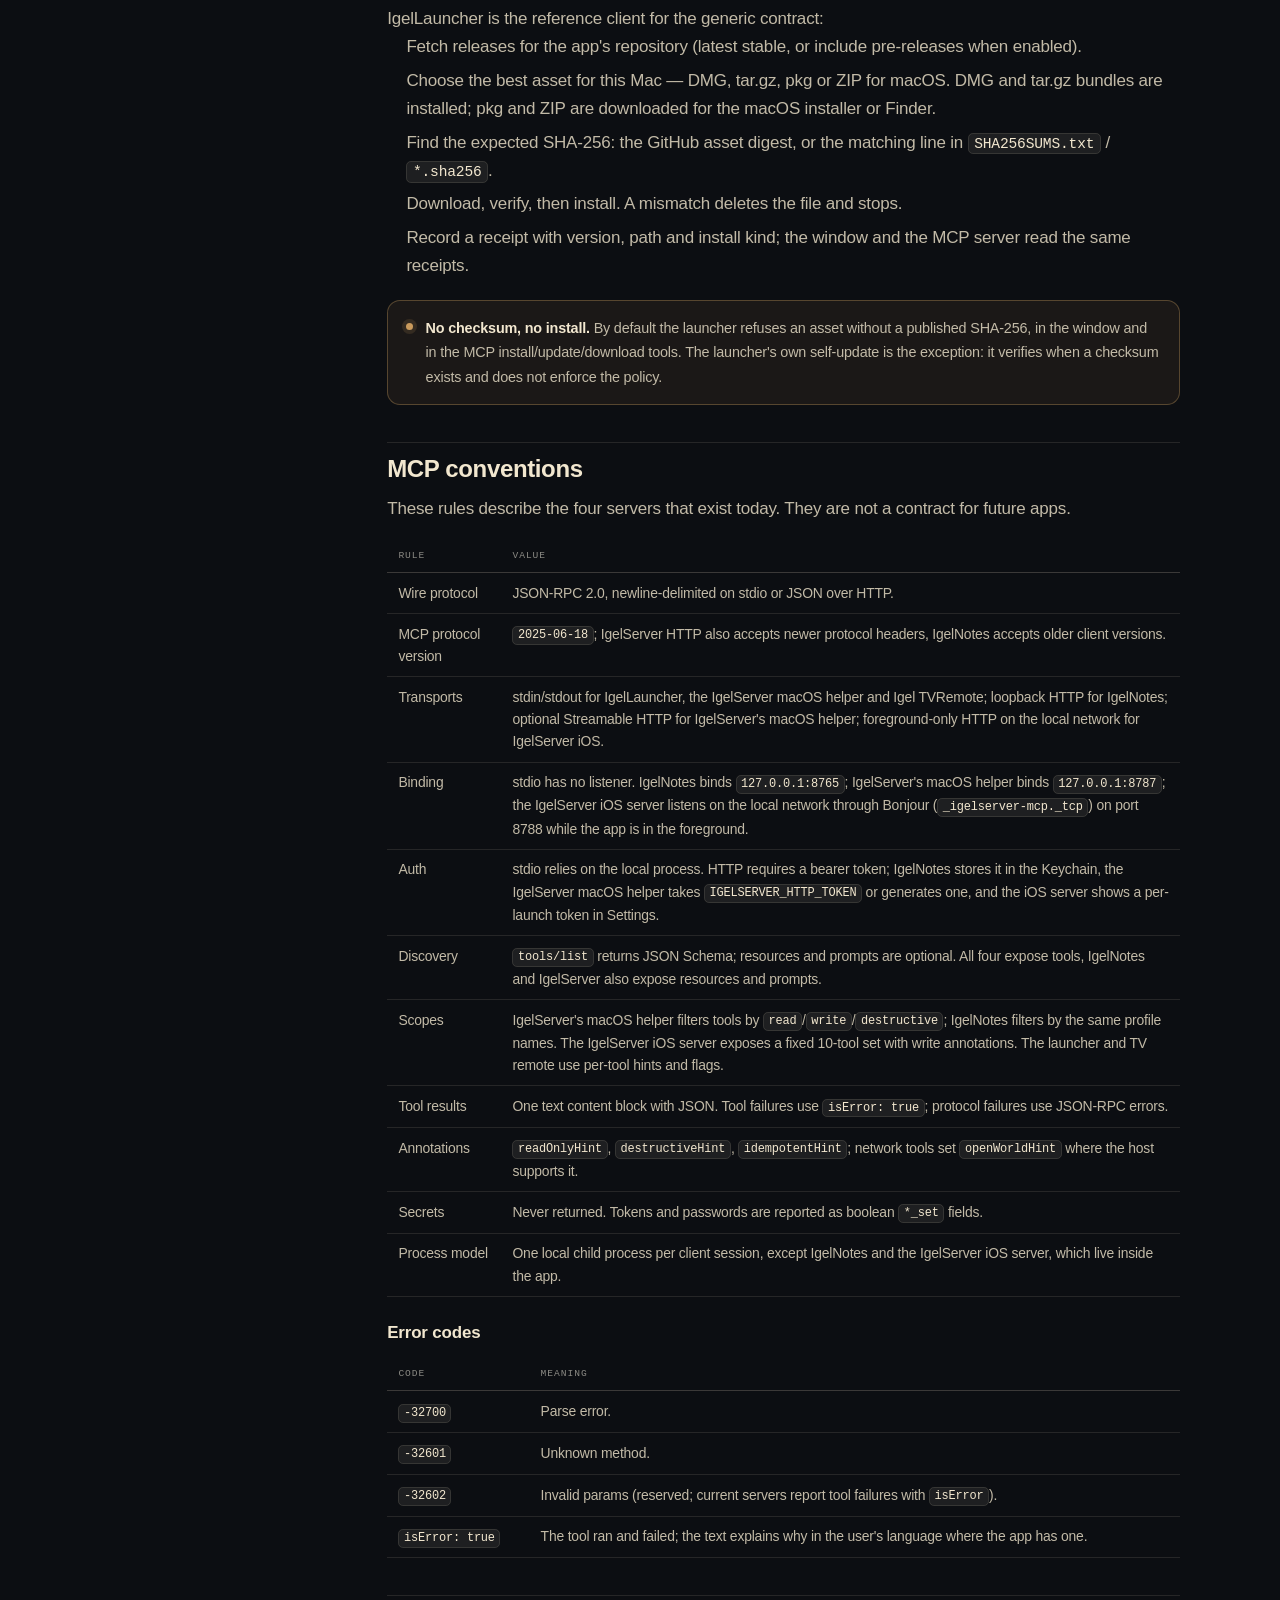
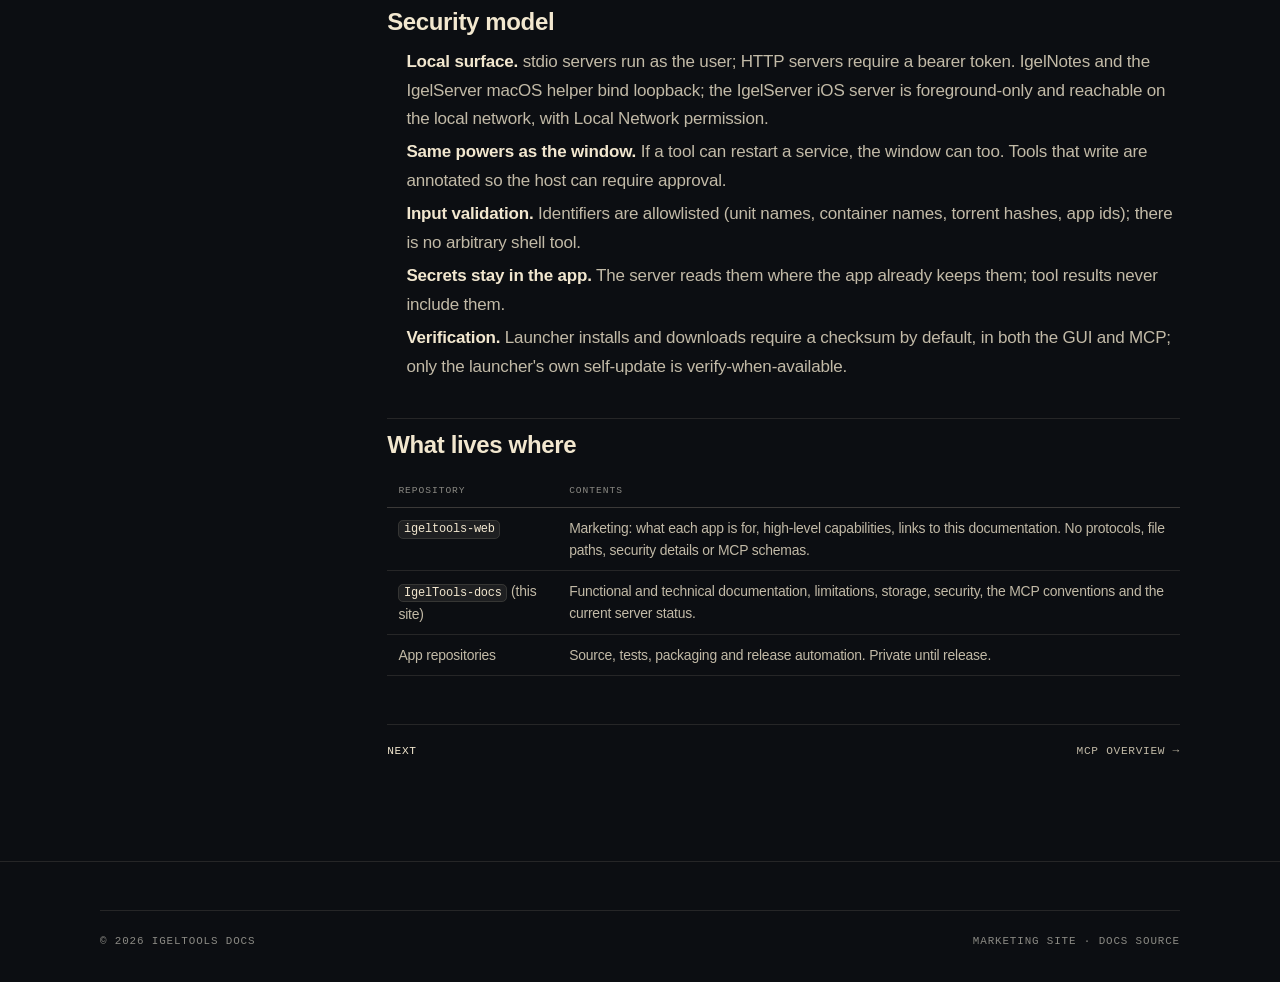
<file: architecture.html>
<!DOCTYPE html>
<html lang="en">
<head>
<meta charset="utf-8">
<meta name="viewport" content="width=device-width, initial-scale=1">
<title>Architecture — IgelTools Docs</title>
<meta name="description" content="Shared architecture for the IgelTools suite: storage, security, releases, update model and the conventions every MCP server follows.">
<meta name="theme-color" content="#0c0e12">
<link rel="icon" href="assets/icons/igeltools-64.png" type="image/png" sizes="64x64">
<link rel="stylesheet" href="assets/css/style.css">
<link rel="stylesheet" href="assets/css/docs.css">
</head>
<body>
<a class="skip" href="#main">Skip to content</a>

<header class="site-header docs-header" id="top">
  <div class="wrap header-inner">
    <a class="brand" href="index.html" aria-label="IgelTools Docs — home">
      <img class="brand-mark" src="assets/icons/igeltools-256.png" alt="" width="256" height="256">
      <span class="brand-word">Igel<span>Tools</span></span>
      <span class="docs-badge">Docs</span>
    </a>
    <nav class="site-nav" aria-label="Main">
      <a href="index.html#apps">Apps</a>
      <a href="mcp/index.html">MCP</a>
      <a class="nav-ext" href="https://chuucommie.github.io/igeltools-web/" target="_blank" rel="noreferrer">Marketing <span aria-hidden="true">↗</span></a>
      <a class="nav-ext" href="https://github.com/Chuucommie" target="_blank" rel="noreferrer">GitHub <span aria-hidden="true">↗</span></a>
    </nav>
  </div>
</header>

<div class="wrap docs-layout">
  <aside class="docs-sidebar">
    <h2>Start</h2>
    <a href="index.html">Overview</a>
    <a href="architecture.html">Architecture</a>
    <h2>Apps</h2>
    <a href="apps/igeltvremote.html">Igel TVRemote</a>
    <a href="apps/igelnotes.html">IgelNotes</a>
    <a href="apps/igelserver.html">IgelServer</a>
    <a href="apps/igellauncher.html">IgelLauncher</a>
    <h2>Agents</h2>
    <a href="mcp/index.html">MCP overview</a>
    <a href="apps/igellauncher.html#mcp">Launcher MCP</a>
    <a href="apps/igelserver.html#mcp">Server MCP</a>
    <a href="apps/igeltvremote.html#mcp">TVRemote MCP</a>
    <a href="apps/igelnotes.html#mcp">Notes MCP</a>
    <span class="side-note">Protocol 2025-06-18<br>stdio + loopback HTTP<br>All servers are local.</span>
  </aside>

  <main class="docs-content" id="main">
    <p class="eyebrow"><span class="num">Docs</span> / Architecture</p>
    <h1>Small, local, and honest about state.</h1>
    <p class="lede">The apps share a narrow set of rules: talk to machines the user already owns, keep secrets on the device, publish only what actually builds, and expose a capability to an agent only when a real interface exists.</p>

    <h2 id="principles">Principles</h2>
    <ul>
      <li><strong>Local first.</strong> TVs are discovered on the LAN; the server is reached over SSH; notes live in a local SwiftData store, optionally synced to an Appwrite instance the user owns. There is no IgelTools relay and no IgelTools account.</li>
      <li><strong>Native.</strong> SwiftUI, SwiftData and AppKit or UIKit on Apple platforms. IgelLauncher is SwiftUI too. No Electron and no web view pretending to be an app.</li>
      <li><strong>One job per app.</strong> The suite grows by addition, not by turning one app into four.</li>
      <li><strong>Published only when built.</strong> A platform is listed as available after it compiles. The same rule applies to MCP: a server is documented as available only when the binary exists.</li>
      <li><strong>Agents are users too.</strong> Every app now exposes an MCP server, with the same limits as the window. Three use stdio on the Mac; IgelNotes uses loopback HTTP inside the app, and IgelServer adds a foreground-only HTTP server on iOS.</li>
    </ul>

    <h2 id="storage">Storage and credentials</h2>
    <table>
      <thead><tr><th>App</th><th>Data</th><th>Secrets</th></tr></thead>
      <tbody>
        <tr>
          <td>Igel TVRemote</td>
          <td><code>Application Support/IgelTVRemote/store.json</code>, an atomic JSON file.</td>
          <td>Pairing tokens in the platform Keychain, one entry per TV.</td>
        </tr>
        <tr>
          <td>IgelNotes</td>
          <td>Notes and blocks in a local SwiftData store. Optional Appwrite sync, configured by the user; CloudKit is not active.</td>
          <td>AI provider keys, the Appwrite API key and the MCP bearer token in the Keychain; no IgelTools account.</td>
        </tr>
        <tr>
          <td>IgelServer</td>
          <td>macOS: <code>~/Library/Application Support/IgelServer/servers.json</code> (0600). iOS: <code>profiles.json</code> in the app sandbox.</td>
          <td>macOS: encrypted vault (AES-256-GCM) whose random key is in the Keychain with a user-presence ACL. iOS: SSH and qBittorrent secrets in the Keychain.</td>
        </tr>
        <tr>
          <td>IgelLauncher</td>
          <td><code>~/Library/Application Support/io.IgelTools.IgelLauncher/</code>: settings, receipts, logs, temporary downloads and updates.</td>
          <td>Optional GitHub token in <code>settings.json</code> (plain text; documented as such).</td>
        </tr>
      </tbody>
    </table>

    <h2 id="releases">Releases and updates</h2>
    <p>Apps publish through the shared public repository <code>Chuucommie/IgelTools-Releases</code>. Tags are namespaced per app (<code>igeltvremote-vX.Y.Z</code>, <code>igelnotes-vX.Y.Z</code>, <code>igelserver-vX.Y.Z</code>, <code>igellauncher-vX.Y.Z</code>), so one repository can carry several apps without their assets colliding.</p>
    <p>Artifact names carry the OS and CPU (<code>macos-aarch64</code>, <code>macos-x86_64</code>), and a release publishes a checksum file or per-asset SHA-256. IgelNotes publishes a DMG with a stable <code>channels/igelnotes.json</code> manifest. IgelServer's public 2.2.0 DMG predates the native macOS/iOS clients, which are still in development. Igel TVRemote has no published release yet; IgelLauncher is at 0.1.0 without a signed installer.</p>
    <p>IgelLauncher is the reference client for the generic contract:</p>
    <ol>
      <li>Fetch releases for the app's repository (latest stable, or include pre-releases when enabled).</li>
      <li>Choose the best asset for this Mac — DMG, tar.gz, pkg or ZIP for macOS. DMG and tar.gz bundles are installed; pkg and ZIP are downloaded for the macOS installer or Finder.</li>
      <li>Find the expected SHA-256: the GitHub asset digest, or the matching line in <code>SHA256SUMS.txt</code> / <code>*.sha256</code>.</li>
      <li>Download, verify, then install. A mismatch deletes the file and stops.</li>
      <li>Record a receipt with version, path and install kind; the window and the MCP server read the same receipts.</li>
    </ol>
    <div class="callout callout--warn">
      <span class="dot" aria-hidden="true"></span>
      <p><strong>No checksum, no install.</strong> By default the launcher refuses an asset without a published SHA-256, in the window and in the MCP install/update/download tools. The launcher's own self-update is the exception: it verifies when a checksum exists and does not enforce the policy.</p>
    </div>

    <h2 id="mcp-rules">MCP conventions</h2>
    <p>These rules describe the four servers that exist today. They are not a contract for future apps.</p>
    <table>
      <thead><tr><th>Rule</th><th>Value</th></tr></thead>
      <tbody>
        <tr><td>Wire protocol</td><td>JSON-RPC 2.0, newline-delimited on stdio or JSON over HTTP.</td></tr>
        <tr><td>MCP protocol version</td><td><code>2025-06-18</code>; IgelServer HTTP also accepts newer protocol headers, IgelNotes accepts older client versions.</td></tr>
        <tr><td>Transports</td><td>stdin/stdout for IgelLauncher, the IgelServer macOS helper and Igel TVRemote; loopback HTTP for IgelNotes; optional Streamable HTTP for IgelServer's macOS helper; foreground-only HTTP on the local network for IgelServer iOS.</td></tr>
        <tr><td>Binding</td><td>stdio has no listener. IgelNotes binds <code>127.0.0.1:8765</code>; IgelServer's macOS helper binds <code>127.0.0.1:8787</code>; the IgelServer iOS server listens on the local network through Bonjour (<code>_igelserver-mcp._tcp</code>) on port 8788 while the app is in the foreground.</td></tr>
        <tr><td>Auth</td><td>stdio relies on the local process. HTTP requires a bearer token; IgelNotes stores it in the Keychain, the IgelServer macOS helper takes <code>IGELSERVER_HTTP_TOKEN</code> or generates one, and the iOS server shows a per-launch token in Settings.</td></tr>
        <tr><td>Discovery</td><td><code>tools/list</code> returns JSON Schema; resources and prompts are optional. All four expose tools, IgelNotes and IgelServer also expose resources and prompts.</td></tr>
        <tr><td>Scopes</td><td>IgelServer's macOS helper filters tools by <code>read</code>/<code>write</code>/<code>destructive</code>; IgelNotes filters by the same profile names. The IgelServer iOS server exposes a fixed 10-tool set with write annotations. The launcher and TV remote use per-tool hints and flags.</td></tr>
        <tr><td>Tool results</td><td>One text content block with JSON. Tool failures use <code>isError: true</code>; protocol failures use JSON-RPC errors.</td></tr>
        <tr><td>Annotations</td><td><code>readOnlyHint</code>, <code>destructiveHint</code>, <code>idempotentHint</code>; network tools set <code>openWorldHint</code> where the host supports it.</td></tr>
        <tr><td>Secrets</td><td>Never returned. Tokens and passwords are reported as boolean <code>*_set</code> fields.</td></tr>
        <tr><td>Process model</td><td>One local child process per client session, except IgelNotes and the IgelServer iOS server, which live inside the app.</td></tr>
      </tbody>
    </table>

    <h3>Error codes</h3>
    <table>
      <thead><tr><th>Code</th><th>Meaning</th></tr></thead>
      <tbody>
        <tr><td><code>-32700</code></td><td>Parse error.</td></tr>
        <tr><td><code>-32601</code></td><td>Unknown method.</td></tr>
        <tr><td><code>-32602</code></td><td>Invalid params (reserved; current servers report tool failures with <code>isError</code>).</td></tr>
        <tr><td><code>isError: true</code></td><td>The tool ran and failed; the text explains why in the user's language where the app has one.</td></tr>
      </tbody>
    </table>

    <h2 id="security">Security model</h2>
    <ul>
      <li><strong>Local surface.</strong> stdio servers run as the user; HTTP servers require a bearer token. IgelNotes and the IgelServer macOS helper bind loopback; the IgelServer iOS server is foreground-only and reachable on the local network, with Local Network permission.</li>
      <li><strong>Same powers as the window.</strong> If a tool can restart a service, the window can too. Tools that write are annotated so the host can require approval.</li>
      <li><strong>Input validation.</strong> Identifiers are allowlisted (unit names, container names, torrent hashes, app ids); there is no arbitrary shell tool.</li>
      <li><strong>Secrets stay in the app.</strong> The server reads them where the app already keeps them; tool results never include them.</li>
      <li><strong>Verification.</strong> Launcher installs and downloads require a checksum by default, in both the GUI and MCP; only the launcher's own self-update is verify-when-available.</li>
    </ul>

    <h2 id="docs-policy">What lives where</h2>
    <table>
      <thead><tr><th>Repository</th><th>Contents</th></tr></thead>
      <tbody>
        <tr><td><code>igeltools-web</code></td><td>Marketing: what each app is for, high-level capabilities, links to this documentation. No protocols, file paths, security details or MCP schemas.</td></tr>
        <tr><td><code>IgelTools-docs</code> (this site)</td><td>Functional and technical documentation, limitations, storage, security, the MCP conventions and the current server status.</td></tr>
        <tr><td>App repositories</td><td>Source, tests, packaging and release automation. Private until release.</td></tr>
      </tbody>
    </table>

    <div class="docs-next">
      <span>Next</span>
      <a href="mcp/index.html">MCP overview →</a>
    </div>
  </main>
</div>

<footer class="site-footer">
  <div class="wrap">
    <div class="footer-bottom">
      <span>© <span id="year">2026</span> IgelTools Docs</span>
      <span><a href="https://chuucommie.github.io/igeltools-web/" target="_blank" rel="noreferrer">Marketing site</a> · <a href="https://github.com/Chuucommie/igeltools-docs" target="_blank" rel="noreferrer">Docs source</a></span>
    </div>
  </div>
</footer>

<script src="assets/js/docs.js" defer></script>
</body>
</html>
</file>
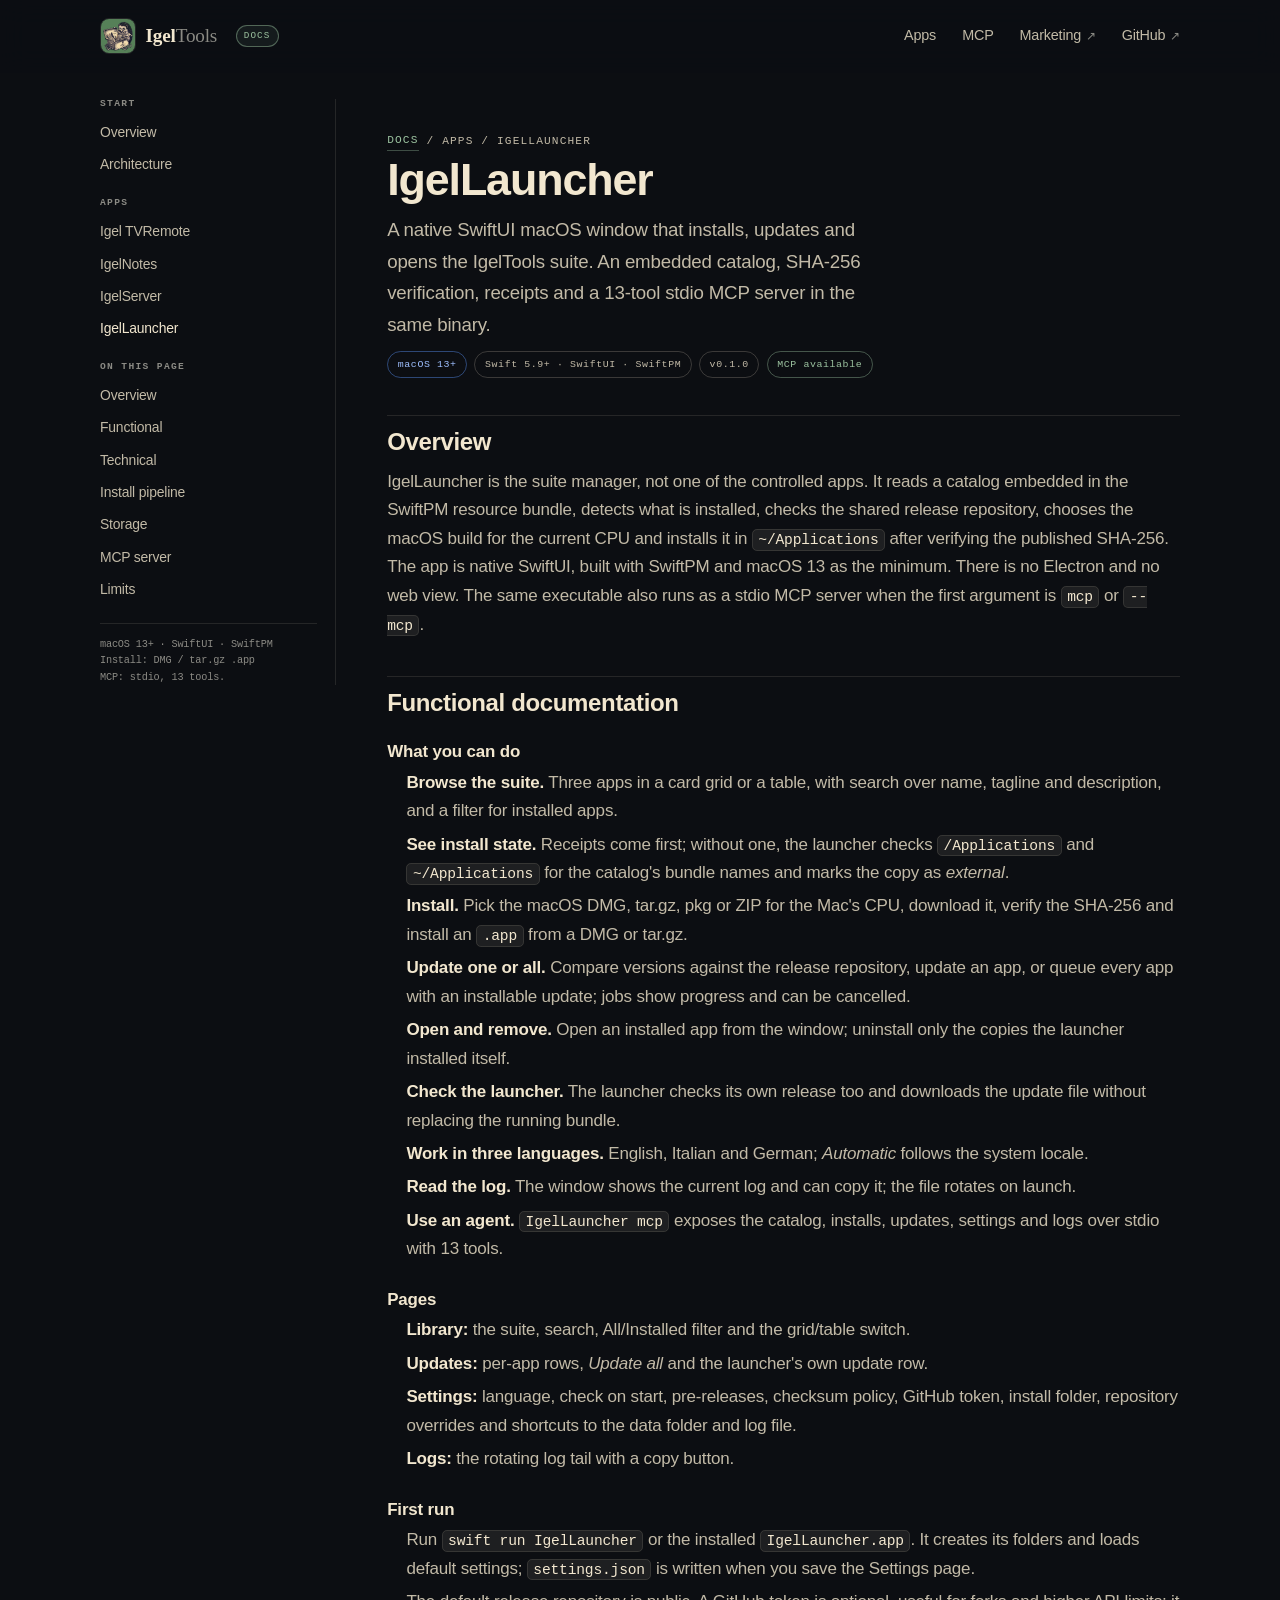
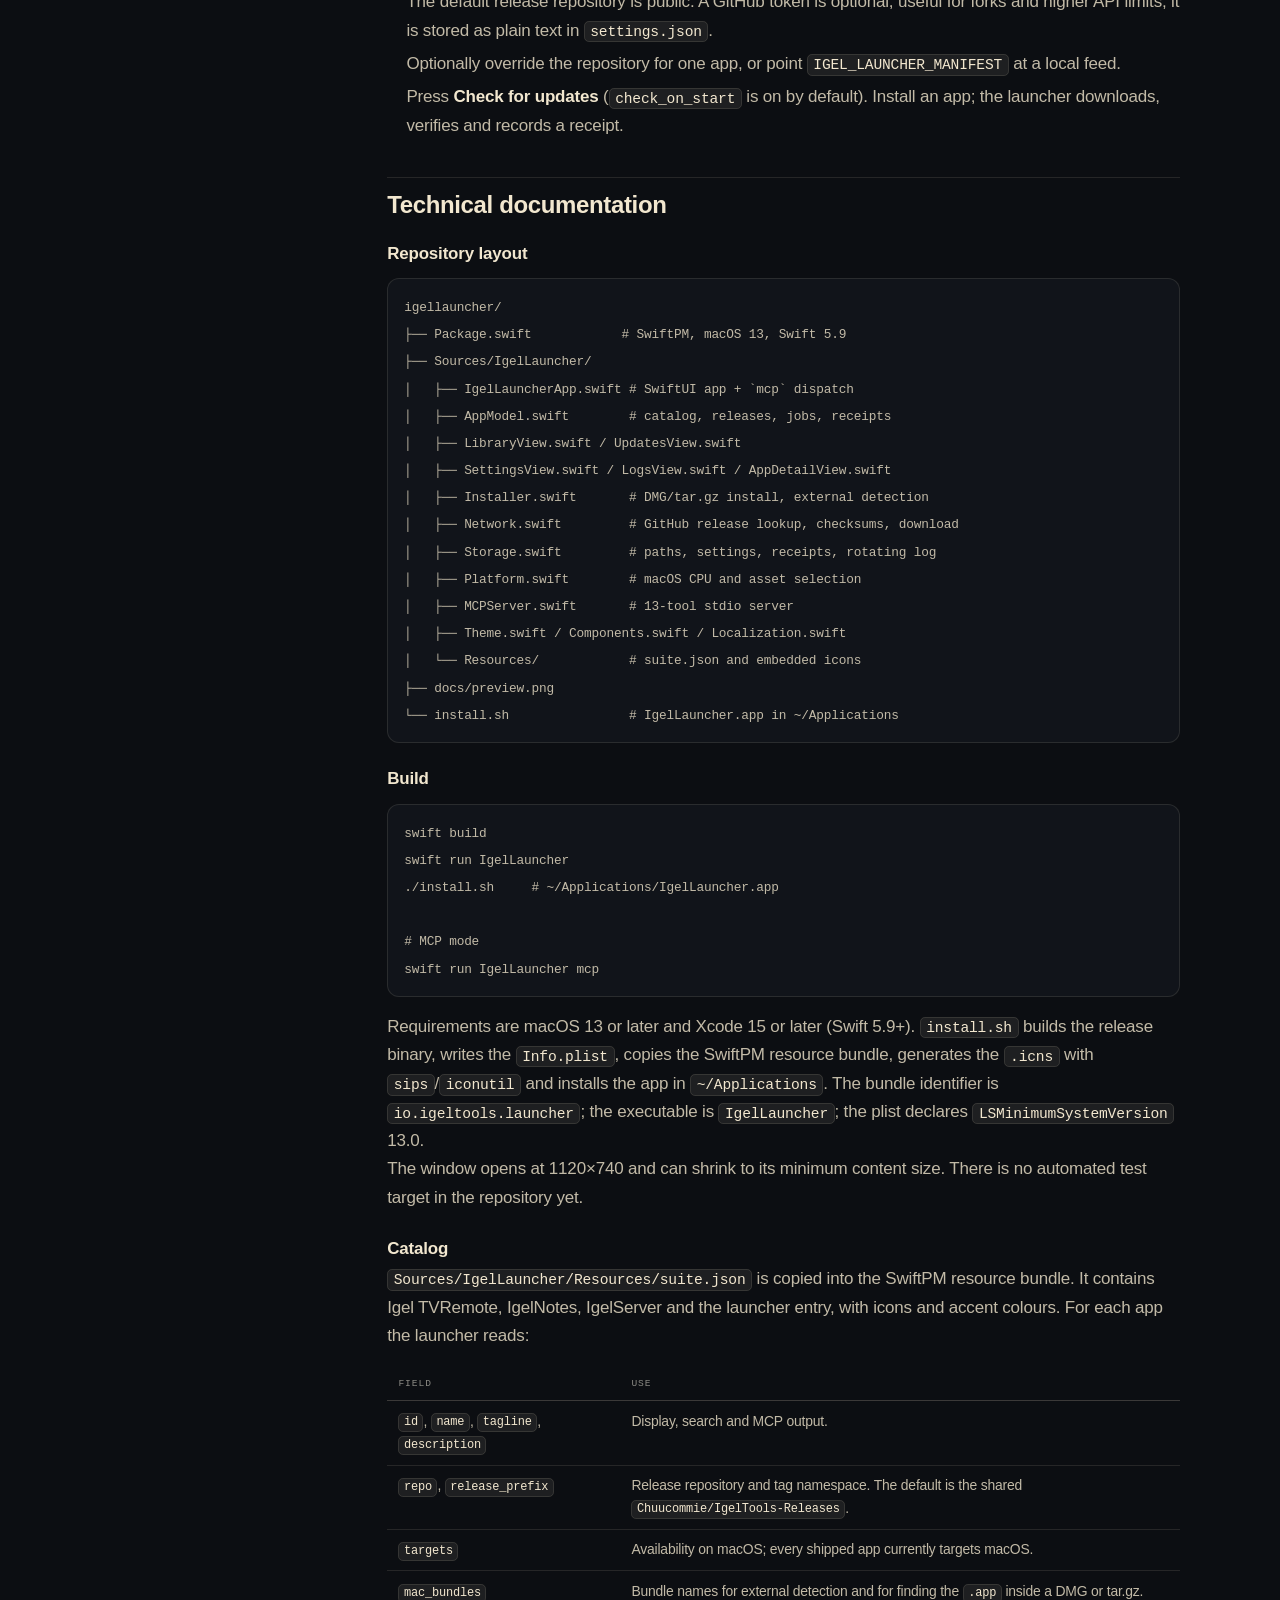
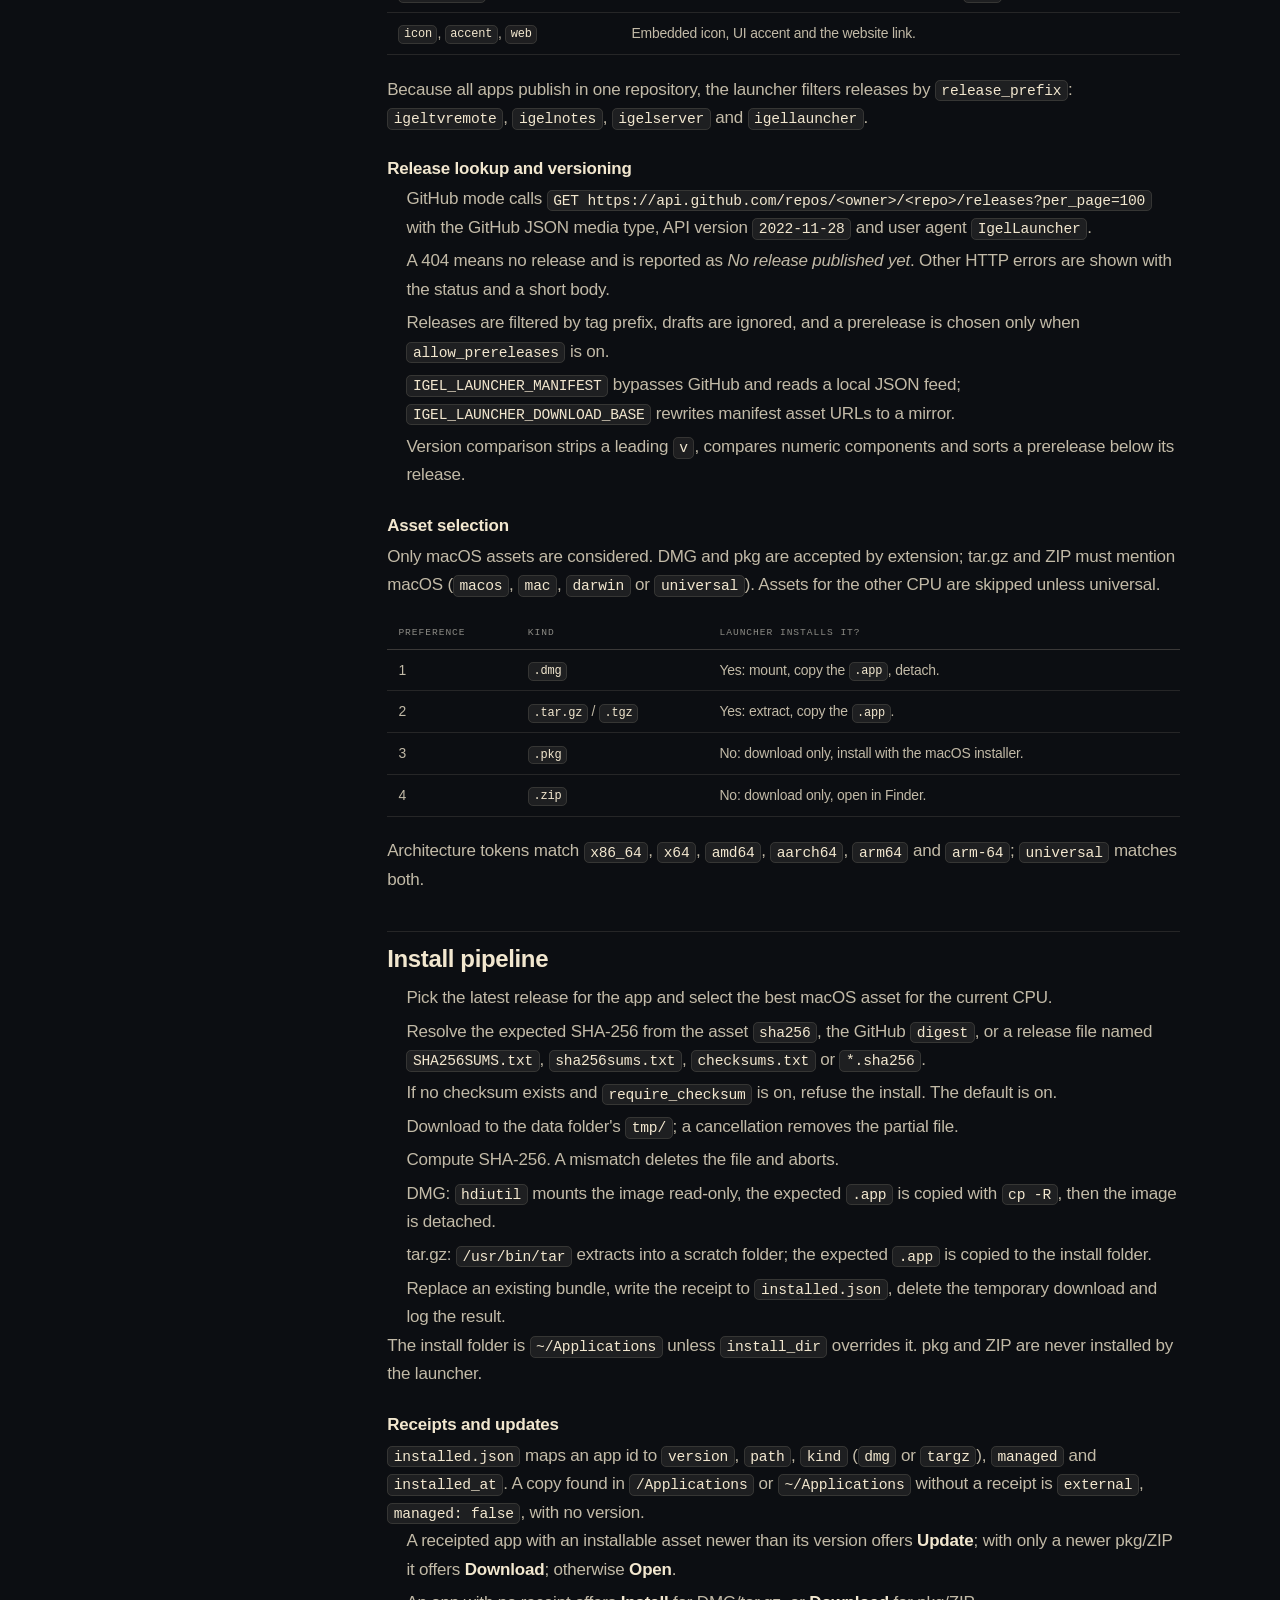
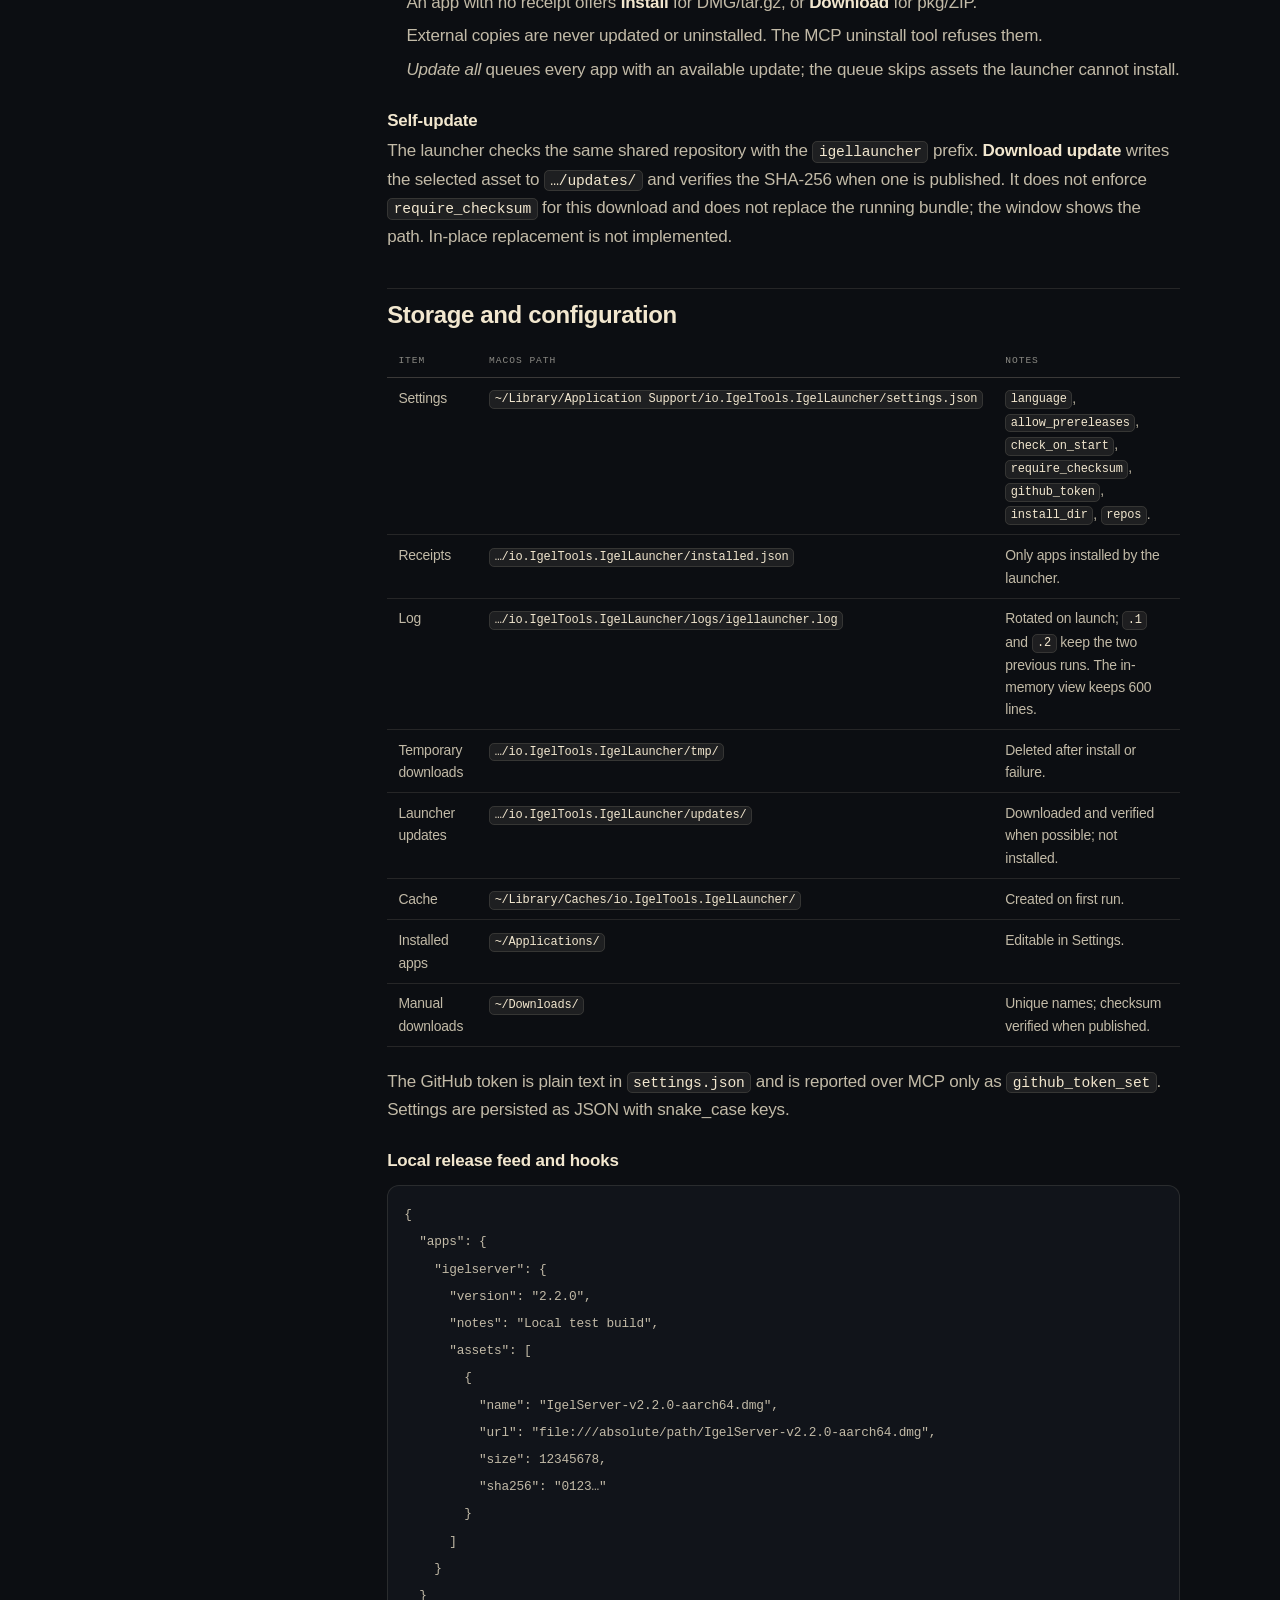
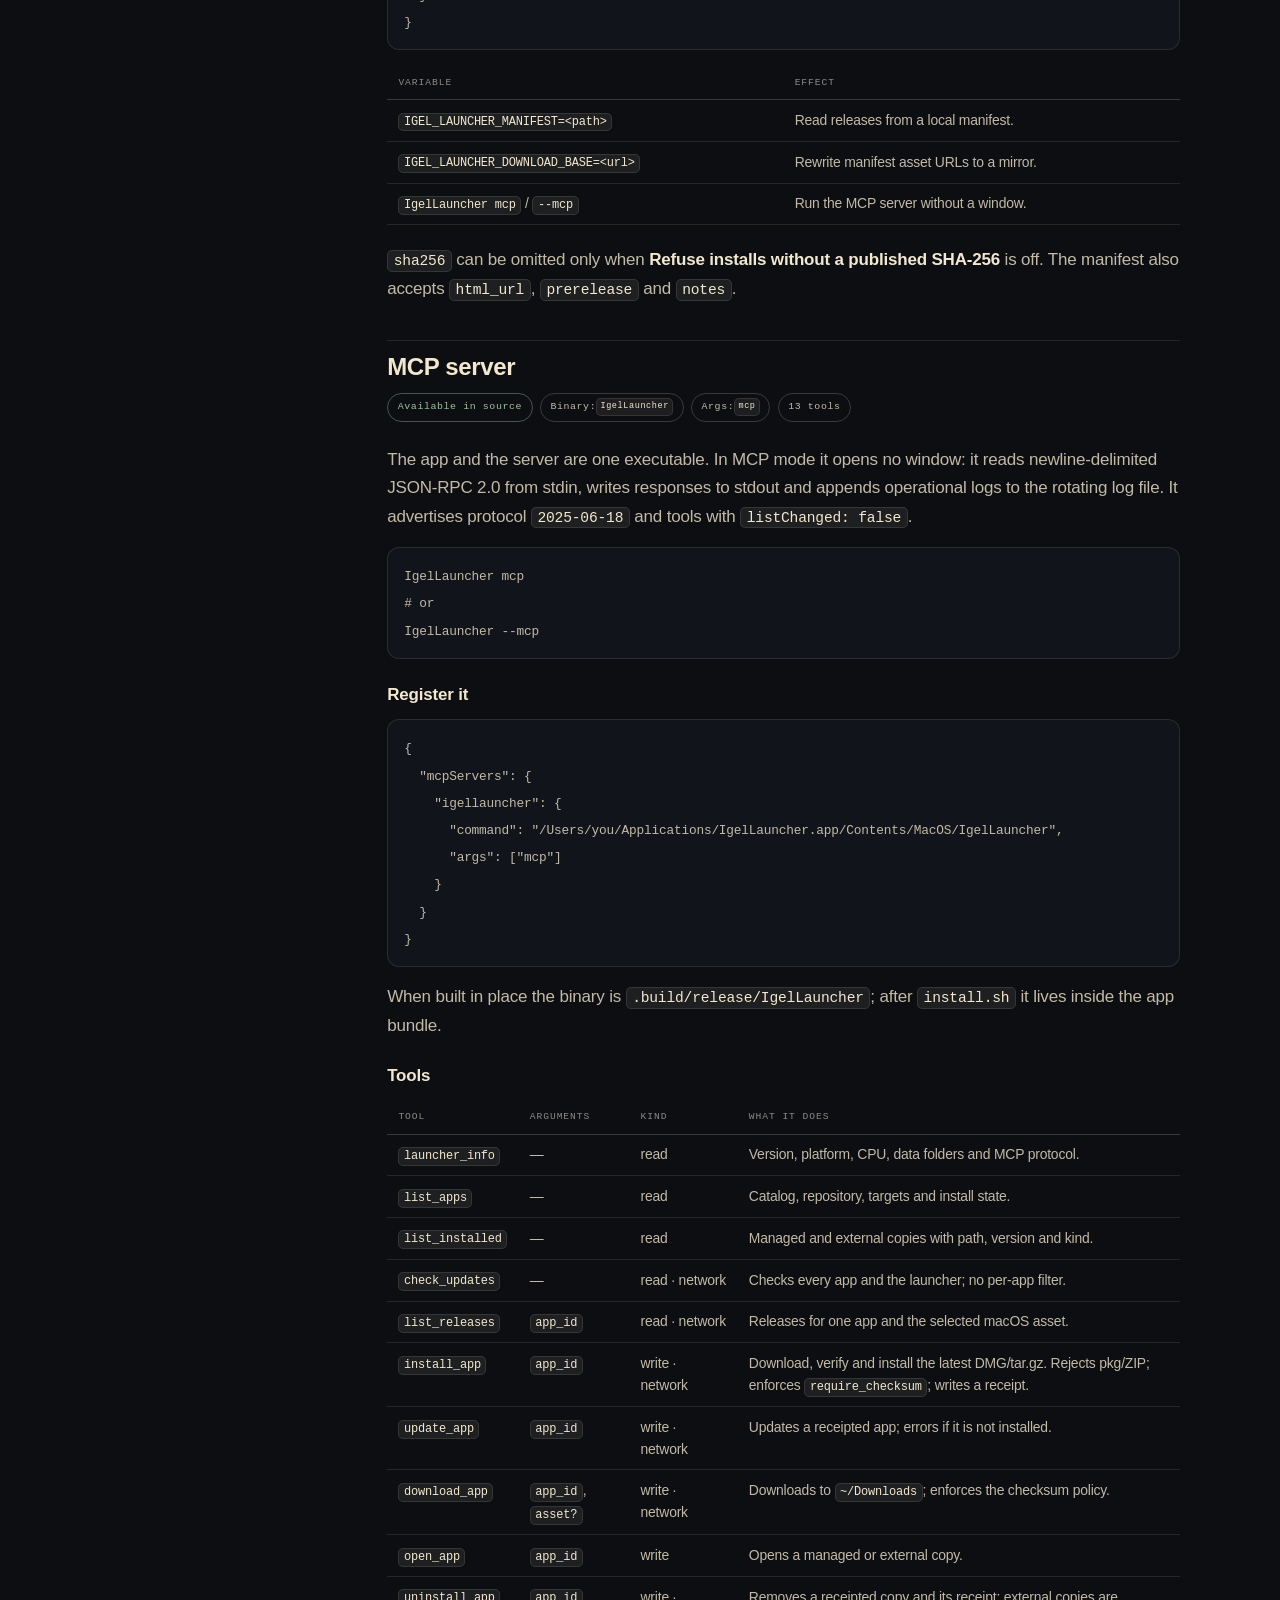
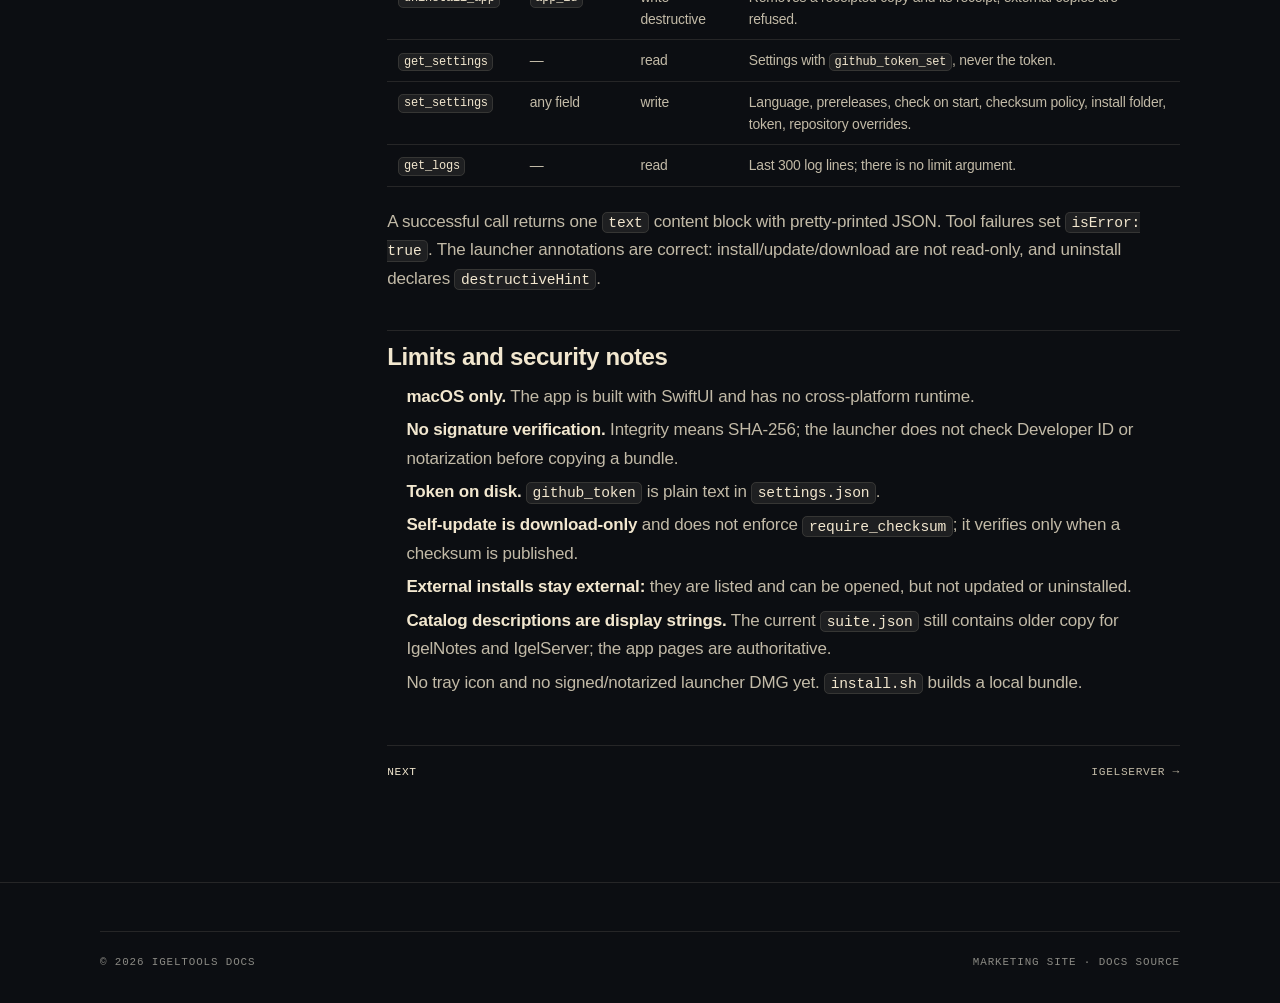
<file: apps/igellauncher.html>
<!DOCTYPE html>
<html lang="en">
<head>
<meta charset="utf-8">
<meta name="viewport" content="width=device-width, initial-scale=1">
<title>IgelLauncher — IgelTools Docs</title>
<meta name="description" content="IgelLauncher documentation: native SwiftUI macOS suite manager, catalog, asset selection, SHA-256 policy, DMG and tar.gz installs, receipts, updates, paths and the 13-tool MCP server.">
<meta name="theme-color" content="#0c0e12">
<link rel="icon" href="../assets/icons/igeltools-64.png" type="image/png" sizes="64x64">
<link rel="stylesheet" href="../assets/css/style.css">
<link rel="stylesheet" href="../assets/css/docs.css">
</head>
<body>
<a class="skip" href="#main">Skip to content</a>

<header class="site-header docs-header" id="top">
  <div class="wrap header-inner">
    <a class="brand" href="../index.html" aria-label="IgelTools Docs — home">
      <img class="brand-mark" src="../assets/icons/igeltools-256.png" alt="" width="256" height="256">
      <span class="brand-word">Igel<span>Tools</span></span>
      <span class="docs-badge">Docs</span>
    </a>
    <nav class="site-nav" aria-label="Main">
      <a href="../index.html#apps">Apps</a>
      <a href="../mcp/index.html">MCP</a>
      <a class="nav-ext" href="https://chuucommie.github.io/igeltools-web/" target="_blank" rel="noreferrer">Marketing <span aria-hidden="true">↗</span></a>
      <a class="nav-ext" href="https://github.com/Chuucommie" target="_blank" rel="noreferrer">GitHub <span aria-hidden="true">↗</span></a>
    </nav>
  </div>
</header>

<div class="wrap docs-layout">
  <aside class="docs-sidebar">
    <h2>Start</h2>
    <a href="../index.html">Overview</a>
    <a href="../architecture.html">Architecture</a>
    <h2>Apps</h2>
    <a href="igeltvremote.html">Igel TVRemote</a>
    <a href="igelnotes.html">IgelNotes</a>
    <a href="igelserver.html">IgelServer</a>
    <a href="igellauncher.html">IgelLauncher</a>
    <h2>On this page</h2>
    <a href="#overview">Overview</a>
    <a href="#functional">Functional</a>
    <a href="#technical">Technical</a>
    <a href="#install">Install pipeline</a>
    <a href="#storage">Storage</a>
    <a href="#mcp">MCP server</a>
    <a href="#notes">Limits</a>
    <span class="side-note">macOS 13+ · SwiftUI · SwiftPM<br>Install: DMG / tar.gz .app<br>MCP: stdio, 13 tools.</span>
  </aside>

  <main class="docs-content" id="main">
    <p class="breadcrumb"><a href="../index.html">Docs</a> / Apps / IgelLauncher</p>
    <h1>IgelLauncher</h1>
    <p class="lede">A native SwiftUI macOS window that installs, updates and opens the IgelTools suite. An embedded catalog, SHA-256 verification, receipts and a 13-tool stdio MCP server in the same binary.</p>

    <div class="doc-meta">
      <span class="pill pill--blue">macOS 13+</span>
      <span class="pill">Swift 5.9+ · SwiftUI · SwiftPM</span>
      <span class="pill">v0.1.0</span>
      <span class="pill pill--green">MCP available</span>
    </div>

    <h2 id="overview">Overview</h2>
    <p>IgelLauncher is the suite manager, not one of the controlled apps. It reads a catalog embedded in the SwiftPM resource bundle, detects what is installed, checks the shared release repository, chooses the macOS build for the current CPU and installs it in <code>~/Applications</code> after verifying the published SHA-256.</p>
    <p>The app is native SwiftUI, built with SwiftPM and macOS 13 as the minimum. There is no Electron and no web view. The same executable also runs as a stdio MCP server when the first argument is <code>mcp</code> or <code>--mcp</code>.</p>

    <h2 id="functional">Functional documentation</h2>
    <h3>What you can do</h3>
    <ul>
      <li><strong>Browse the suite.</strong> Three apps in a card grid or a table, with search over name, tagline and description, and a filter for installed apps.</li>
      <li><strong>See install state.</strong> Receipts come first; without one, the launcher checks <code>/Applications</code> and <code>~/Applications</code> for the catalog's bundle names and marks the copy as <em>external</em>.</li>
      <li><strong>Install.</strong> Pick the macOS DMG, tar.gz, pkg or ZIP for the Mac's CPU, download it, verify the SHA-256 and install an <code>.app</code> from a DMG or tar.gz.</li>
      <li><strong>Update one or all.</strong> Compare versions against the release repository, update an app, or queue every app with an installable update; jobs show progress and can be cancelled.</li>
      <li><strong>Open and remove.</strong> Open an installed app from the window; uninstall only the copies the launcher installed itself.</li>
      <li><strong>Check the launcher.</strong> The launcher checks its own release too and downloads the update file without replacing the running bundle.</li>
      <li><strong>Work in three languages.</strong> English, Italian and German; <em>Automatic</em> follows the system locale.</li>
      <li><strong>Read the log.</strong> The window shows the current log and can copy it; the file rotates on launch.</li>
      <li><strong>Use an agent.</strong> <code>IgelLauncher mcp</code> exposes the catalog, installs, updates, settings and logs over stdio with 13 tools.</li>
    </ul>

    <h3>Pages</h3>
    <ul>
      <li><strong>Library:</strong> the suite, search, All/Installed filter and the grid/table switch.</li>
      <li><strong>Updates:</strong> per-app rows, <em>Update all</em> and the launcher's own update row.</li>
      <li><strong>Settings:</strong> language, check on start, pre-releases, checksum policy, GitHub token, install folder, repository overrides and shortcuts to the data folder and log file.</li>
      <li><strong>Logs:</strong> the rotating log tail with a copy button.</li>
    </ul>

    <h3>First run</h3>
    <ol>
      <li>Run <code>swift run IgelLauncher</code> or the installed <code>IgelLauncher.app</code>. It creates its folders and loads default settings; <code>settings.json</code> is written when you save the Settings page.</li>
      <li>The default release repository is public. A GitHub token is optional, useful for forks and higher API limits; it is stored as plain text in <code>settings.json</code>.</li>
      <li>Optionally override the repository for one app, or point <code>IGEL_LAUNCHER_MANIFEST</code> at a local feed.</li>
      <li>Press <strong>Check for updates</strong> (<code>check_on_start</code> is on by default). Install an app; the launcher downloads, verifies and records a receipt.</li>
    </ol>

    <h2 id="technical">Technical documentation</h2>
    <h3>Repository layout</h3>
    <pre><code>igellauncher/
├── Package.swift            # SwiftPM, macOS 13, Swift 5.9
├── Sources/IgelLauncher/
│   ├── IgelLauncherApp.swift # SwiftUI app + `mcp` dispatch
│   ├── AppModel.swift        # catalog, releases, jobs, receipts
│   ├── LibraryView.swift / UpdatesView.swift
│   ├── SettingsView.swift / LogsView.swift / AppDetailView.swift
│   ├── Installer.swift       # DMG/tar.gz install, external detection
│   ├── Network.swift         # GitHub release lookup, checksums, download
│   ├── Storage.swift         # paths, settings, receipts, rotating log
│   ├── Platform.swift        # macOS CPU and asset selection
│   ├── MCPServer.swift       # 13-tool stdio server
│   ├── Theme.swift / Components.swift / Localization.swift
│   └── Resources/            # suite.json and embedded icons
├── docs/preview.png
└── install.sh                # IgelLauncher.app in ~/Applications</code></pre>

    <h3>Build</h3>
    <pre><code>swift build
swift run IgelLauncher
./install.sh     # ~/Applications/IgelLauncher.app

# MCP mode
swift run IgelLauncher mcp</code></pre>
    <p>Requirements are macOS 13 or later and Xcode 15 or later (Swift 5.9+). <code>install.sh</code> builds the release binary, writes the <code>Info.plist</code>, copies the SwiftPM resource bundle, generates the <code>.icns</code> with <code>sips</code>/<code>iconutil</code> and installs the app in <code>~/Applications</code>. The bundle identifier is <code>io.igeltools.launcher</code>; the executable is <code>IgelLauncher</code>; the plist declares <code>LSMinimumSystemVersion</code> 13.0.</p>
    <p>The window opens at 1120×740 and can shrink to its minimum content size. There is no automated test target in the repository yet.</p>

    <h3>Catalog</h3>
    <p><code>Sources/IgelLauncher/Resources/suite.json</code> is copied into the SwiftPM resource bundle. It contains Igel TVRemote, IgelNotes, IgelServer and the launcher entry, with icons and accent colours. For each app the launcher reads:</p>
    <table>
      <thead><tr><th>Field</th><th>Use</th></tr></thead>
      <tbody>
        <tr><td><code>id</code>, <code>name</code>, <code>tagline</code>, <code>description</code></td><td>Display, search and MCP output.</td></tr>
        <tr><td><code>repo</code>, <code>release_prefix</code></td><td>Release repository and tag namespace. The default is the shared <code>Chuucommie/IgelTools-Releases</code>.</td></tr>
        <tr><td><code>targets</code></td><td>Availability on macOS; every shipped app currently targets macOS.</td></tr>
        <tr><td><code>mac_bundles</code></td><td>Bundle names for external detection and for finding the <code>.app</code> inside a DMG or tar.gz.</td></tr>
        <tr><td><code>icon</code>, <code>accent</code>, <code>web</code></td><td>Embedded icon, UI accent and the website link.</td></tr>
      </tbody>
    </table>
    <p>Because all apps publish in one repository, the launcher filters releases by <code>release_prefix</code>: <code>igeltvremote</code>, <code>igelnotes</code>, <code>igelserver</code> and <code>igellauncher</code>.</p>

    <h3>Release lookup and versioning</h3>
    <ul>
      <li>GitHub mode calls <code>GET https://api.github.com/repos/&lt;owner&gt;/&lt;repo&gt;/releases?per_page=100</code> with the GitHub JSON media type, API version <code>2022-11-28</code> and user agent <code>IgelLauncher</code>.</li>
      <li>A 404 means no release and is reported as <em>No release published yet</em>. Other HTTP errors are shown with the status and a short body.</li>
      <li>Releases are filtered by tag prefix, drafts are ignored, and a prerelease is chosen only when <code>allow_prereleases</code> is on.</li>
      <li><code>IGEL_LAUNCHER_MANIFEST</code> bypasses GitHub and reads a local JSON feed; <code>IGEL_LAUNCHER_DOWNLOAD_BASE</code> rewrites manifest asset URLs to a mirror.</li>
      <li>Version comparison strips a leading <code>v</code>, compares numeric components and sorts a prerelease below its release.</li>
    </ul>

    <h3>Asset selection</h3>
    <p>Only macOS assets are considered. DMG and pkg are accepted by extension; tar.gz and ZIP must mention macOS (<code>macos</code>, <code>mac</code>, <code>darwin</code> or <code>universal</code>). Assets for the other CPU are skipped unless universal.</p>
    <table>
      <thead><tr><th>Preference</th><th>Kind</th><th>Launcher installs it?</th></tr></thead>
      <tbody>
        <tr><td>1</td><td><code>.dmg</code></td><td>Yes: mount, copy the <code>.app</code>, detach.</td></tr>
        <tr><td>2</td><td><code>.tar.gz</code> / <code>.tgz</code></td><td>Yes: extract, copy the <code>.app</code>.</td></tr>
        <tr><td>3</td><td><code>.pkg</code></td><td>No: download only, install with the macOS installer.</td></tr>
        <tr><td>4</td><td><code>.zip</code></td><td>No: download only, open in Finder.</td></tr>
      </tbody>
    </table>
    <p>Architecture tokens match <code>x86_64</code>, <code>x64</code>, <code>amd64</code>, <code>aarch64</code>, <code>arm64</code> and <code>arm-64</code>; <code>universal</code> matches both.</p>

    <h2 id="install">Install pipeline</h2>
    <ol>
      <li>Pick the latest release for the app and select the best macOS asset for the current CPU.</li>
      <li>Resolve the expected SHA-256 from the asset <code>sha256</code>, the GitHub <code>digest</code>, or a release file named <code>SHA256SUMS.txt</code>, <code>sha256sums.txt</code>, <code>checksums.txt</code> or <code>*.sha256</code>.</li>
      <li>If no checksum exists and <code>require_checksum</code> is on, refuse the install. The default is on.</li>
      <li>Download to the data folder's <code>tmp/</code>; a cancellation removes the partial file.</li>
      <li>Compute SHA-256. A mismatch deletes the file and aborts.</li>
      <li>DMG: <code>hdiutil</code> mounts the image read-only, the expected <code>.app</code> is copied with <code>cp -R</code>, then the image is detached.</li>
      <li>tar.gz: <code>/usr/bin/tar</code> extracts into a scratch folder; the expected <code>.app</code> is copied to the install folder.</li>
      <li>Replace an existing bundle, write the receipt to <code>installed.json</code>, delete the temporary download and log the result.</li>
    </ol>
    <p>The install folder is <code>~/Applications</code> unless <code>install_dir</code> overrides it. pkg and ZIP are never installed by the launcher.</p>

    <h3>Receipts and updates</h3>
    <p><code>installed.json</code> maps an app id to <code>version</code>, <code>path</code>, <code>kind</code> (<code>dmg</code> or <code>targz</code>), <code>managed</code> and <code>installed_at</code>. A copy found in <code>/Applications</code> or <code>~/Applications</code> without a receipt is <code>external</code>, <code>managed: false</code>, with no version.</p>
    <ul>
      <li>A receipted app with an installable asset newer than its version offers <strong>Update</strong>; with only a newer pkg/ZIP it offers <strong>Download</strong>; otherwise <strong>Open</strong>.</li>
      <li>An app with no receipt offers <strong>Install</strong> for DMG/tar.gz, or <strong>Download</strong> for pkg/ZIP.</li>
      <li>External copies are never updated or uninstalled. The MCP uninstall tool refuses them.</li>
      <li><em>Update all</em> queues every app with an available update; the queue skips assets the launcher cannot install.</li>
    </ul>

    <h3>Self-update</h3>
    <p>The launcher checks the same shared repository with the <code>igellauncher</code> prefix. <strong>Download update</strong> writes the selected asset to <code>…/updates/</code> and verifies the SHA-256 when one is published. It does not enforce <code>require_checksum</code> for this download and does not replace the running bundle; the window shows the path. In-place replacement is not implemented.</p>

    <h2 id="storage">Storage and configuration</h2>
    <table>
      <thead><tr><th>Item</th><th>macOS path</th><th>Notes</th></tr></thead>
      <tbody>
        <tr><td>Settings</td><td><code>~/Library/Application Support/io.IgelTools.IgelLauncher/settings.json</code></td><td><code>language</code>, <code>allow_prereleases</code>, <code>check_on_start</code>, <code>require_checksum</code>, <code>github_token</code>, <code>install_dir</code>, <code>repos</code>.</td></tr>
        <tr><td>Receipts</td><td><code>…/io.IgelTools.IgelLauncher/installed.json</code></td><td>Only apps installed by the launcher.</td></tr>
        <tr><td>Log</td><td><code>…/io.IgelTools.IgelLauncher/logs/igellauncher.log</code></td><td>Rotated on launch; <code>.1</code> and <code>.2</code> keep the two previous runs. The in-memory view keeps 600 lines.</td></tr>
        <tr><td>Temporary downloads</td><td><code>…/io.IgelTools.IgelLauncher/tmp/</code></td><td>Deleted after install or failure.</td></tr>
        <tr><td>Launcher updates</td><td><code>…/io.IgelTools.IgelLauncher/updates/</code></td><td>Downloaded and verified when possible; not installed.</td></tr>
        <tr><td>Cache</td><td><code>~/Library/Caches/io.IgelTools.IgelLauncher/</code></td><td>Created on first run.</td></tr>
        <tr><td>Installed apps</td><td><code>~/Applications/</code></td><td>Editable in Settings.</td></tr>
        <tr><td>Manual downloads</td><td><code>~/Downloads/</code></td><td>Unique names; checksum verified when published.</td></tr>
      </tbody>
    </table>
    <p>The GitHub token is plain text in <code>settings.json</code> and is reported over MCP only as <code>github_token_set</code>. Settings are persisted as JSON with snake_case keys.</p>

    <h3>Local release feed and hooks</h3>
    <pre><code>{
  "apps": {
    "igelserver": {
      "version": "2.2.0",
      "notes": "Local test build",
      "assets": [
        {
          "name": "IgelServer-v2.2.0-aarch64.dmg",
          "url": "file:///absolute/path/IgelServer-v2.2.0-aarch64.dmg",
          "size": 12345678,
          "sha256": "0123…"
        }
      ]
    }
  }
}</code></pre>
    <table>
      <thead><tr><th>Variable</th><th>Effect</th></tr></thead>
      <tbody>
        <tr><td><code>IGEL_LAUNCHER_MANIFEST=&lt;path&gt;</code></td><td>Read releases from a local manifest.</td></tr>
        <tr><td><code>IGEL_LAUNCHER_DOWNLOAD_BASE=&lt;url&gt;</code></td><td>Rewrite manifest asset URLs to a mirror.</td></tr>
        <tr><td><code>IgelLauncher mcp</code> / <code>--mcp</code></td><td>Run the MCP server without a window.</td></tr>
      </tbody>
    </table>
    <p><code>sha256</code> can be omitted only when <strong>Refuse installs without a published SHA-256</strong> is off. The manifest also accepts <code>html_url</code>, <code>prerelease</code> and <code>notes</code>.</p>

    <h2 id="mcp">MCP server</h2>
    <div class="doc-meta">
      <span class="pill pill--green">Available in source</span>
      <span class="pill">Binary: <code>IgelLauncher</code></span>
      <span class="pill">Args: <code>mcp</code></span>
      <span class="pill">13 tools</span>
    </div>
    <p>The app and the server are one executable. In MCP mode it opens no window: it reads newline-delimited JSON-RPC 2.0 from stdin, writes responses to stdout and appends operational logs to the rotating log file. It advertises protocol <code>2025-06-18</code> and tools with <code>listChanged: false</code>.</p>
    <pre><code>IgelLauncher mcp
# or
IgelLauncher --mcp</code></pre>

    <h3>Register it</h3>
    <pre><code>{
  "mcpServers": {
    "igellauncher": {
      "command": "/Users/you/Applications/IgelLauncher.app/Contents/MacOS/IgelLauncher",
      "args": ["mcp"]
    }
  }
}</code></pre>
    <p>When built in place the binary is <code>.build/release/IgelLauncher</code>; after <code>install.sh</code> it lives inside the app bundle.</p>

    <h3>Tools</h3>
    <table>
      <thead><tr><th>Tool</th><th>Arguments</th><th>Kind</th><th>What it does</th></tr></thead>
      <tbody>
        <tr><td><code>launcher_info</code></td><td>—</td><td>read</td><td>Version, platform, CPU, data folders and MCP protocol.</td></tr>
        <tr><td><code>list_apps</code></td><td>—</td><td>read</td><td>Catalog, repository, targets and install state.</td></tr>
        <tr><td><code>list_installed</code></td><td>—</td><td>read</td><td>Managed and external copies with path, version and kind.</td></tr>
        <tr><td><code>check_updates</code></td><td>—</td><td>read · network</td><td>Checks every app and the launcher; no per-app filter.</td></tr>
        <tr><td><code>list_releases</code></td><td><code>app_id</code></td><td>read · network</td><td>Releases for one app and the selected macOS asset.</td></tr>
        <tr><td><code>install_app</code></td><td><code>app_id</code></td><td>write · network</td><td>Download, verify and install the latest DMG/tar.gz. Rejects pkg/ZIP; enforces <code>require_checksum</code>; writes a receipt.</td></tr>
        <tr><td><code>update_app</code></td><td><code>app_id</code></td><td>write · network</td><td>Updates a receipted app; errors if it is not installed.</td></tr>
        <tr><td><code>download_app</code></td><td><code>app_id</code>, <code>asset?</code></td><td>write · network</td><td>Downloads to <code>~/Downloads</code>; enforces the checksum policy.</td></tr>
        <tr><td><code>open_app</code></td><td><code>app_id</code></td><td>write</td><td>Opens a managed or external copy.</td></tr>
        <tr><td><code>uninstall_app</code></td><td><code>app_id</code></td><td>write · destructive</td><td>Removes a receipted copy and its receipt; external copies are refused.</td></tr>
        <tr><td><code>get_settings</code></td><td>—</td><td>read</td><td>Settings with <code>github_token_set</code>, never the token.</td></tr>
        <tr><td><code>set_settings</code></td><td>any field</td><td>write</td><td>Language, prereleases, check on start, checksum policy, install folder, token, repository overrides.</td></tr>
        <tr><td><code>get_logs</code></td><td>—</td><td>read</td><td>Last 300 log lines; there is no limit argument.</td></tr>
      </tbody>
    </table>
    <p>A successful call returns one <code>text</code> content block with pretty-printed JSON. Tool failures set <code>isError: true</code>. The launcher annotations are correct: install/update/download are not read-only, and uninstall declares <code>destructiveHint</code>.</p>

    <h2 id="notes">Limits and security notes</h2>
    <ul>
      <li><strong>macOS only.</strong> The app is built with SwiftUI and has no cross-platform runtime.</li>
      <li><strong>No signature verification.</strong> Integrity means SHA-256; the launcher does not check Developer ID or notarization before copying a bundle.</li>
      <li><strong>Token on disk.</strong> <code>github_token</code> is plain text in <code>settings.json</code>.</li>
      <li><strong>Self-update is download-only</strong> and does not enforce <code>require_checksum</code>; it verifies only when a checksum is published.</li>
      <li><strong>External installs stay external:</strong> they are listed and can be opened, but not updated or uninstalled.</li>
      <li><strong>Catalog descriptions are display strings.</strong> The current <code>suite.json</code> still contains older copy for IgelNotes and IgelServer; the app pages are authoritative.</li>
      <li>No tray icon and no signed/notarized launcher DMG yet. <code>install.sh</code> builds a local bundle.</li>
    </ul>

    <div class="docs-next">
      <span>Next</span>
      <a href="igelserver.html">IgelServer →</a>
    </div>
  </main>
</div>

<footer class="site-footer">
  <div class="wrap">
    <div class="footer-bottom">
      <span>© <span id="year">2026</span> IgelTools Docs</span>
      <span><a href="https://chuucommie.github.io/igeltools-web/" target="_blank" rel="noreferrer">Marketing site</a> · <a href="https://github.com/Chuucommie/igeltools-docs" target="_blank" rel="noreferrer">Docs source</a></span>
    </div>
  </div>
</footer>

<script src="../assets/js/docs.js" defer></script>
</body>
</html>
</file>
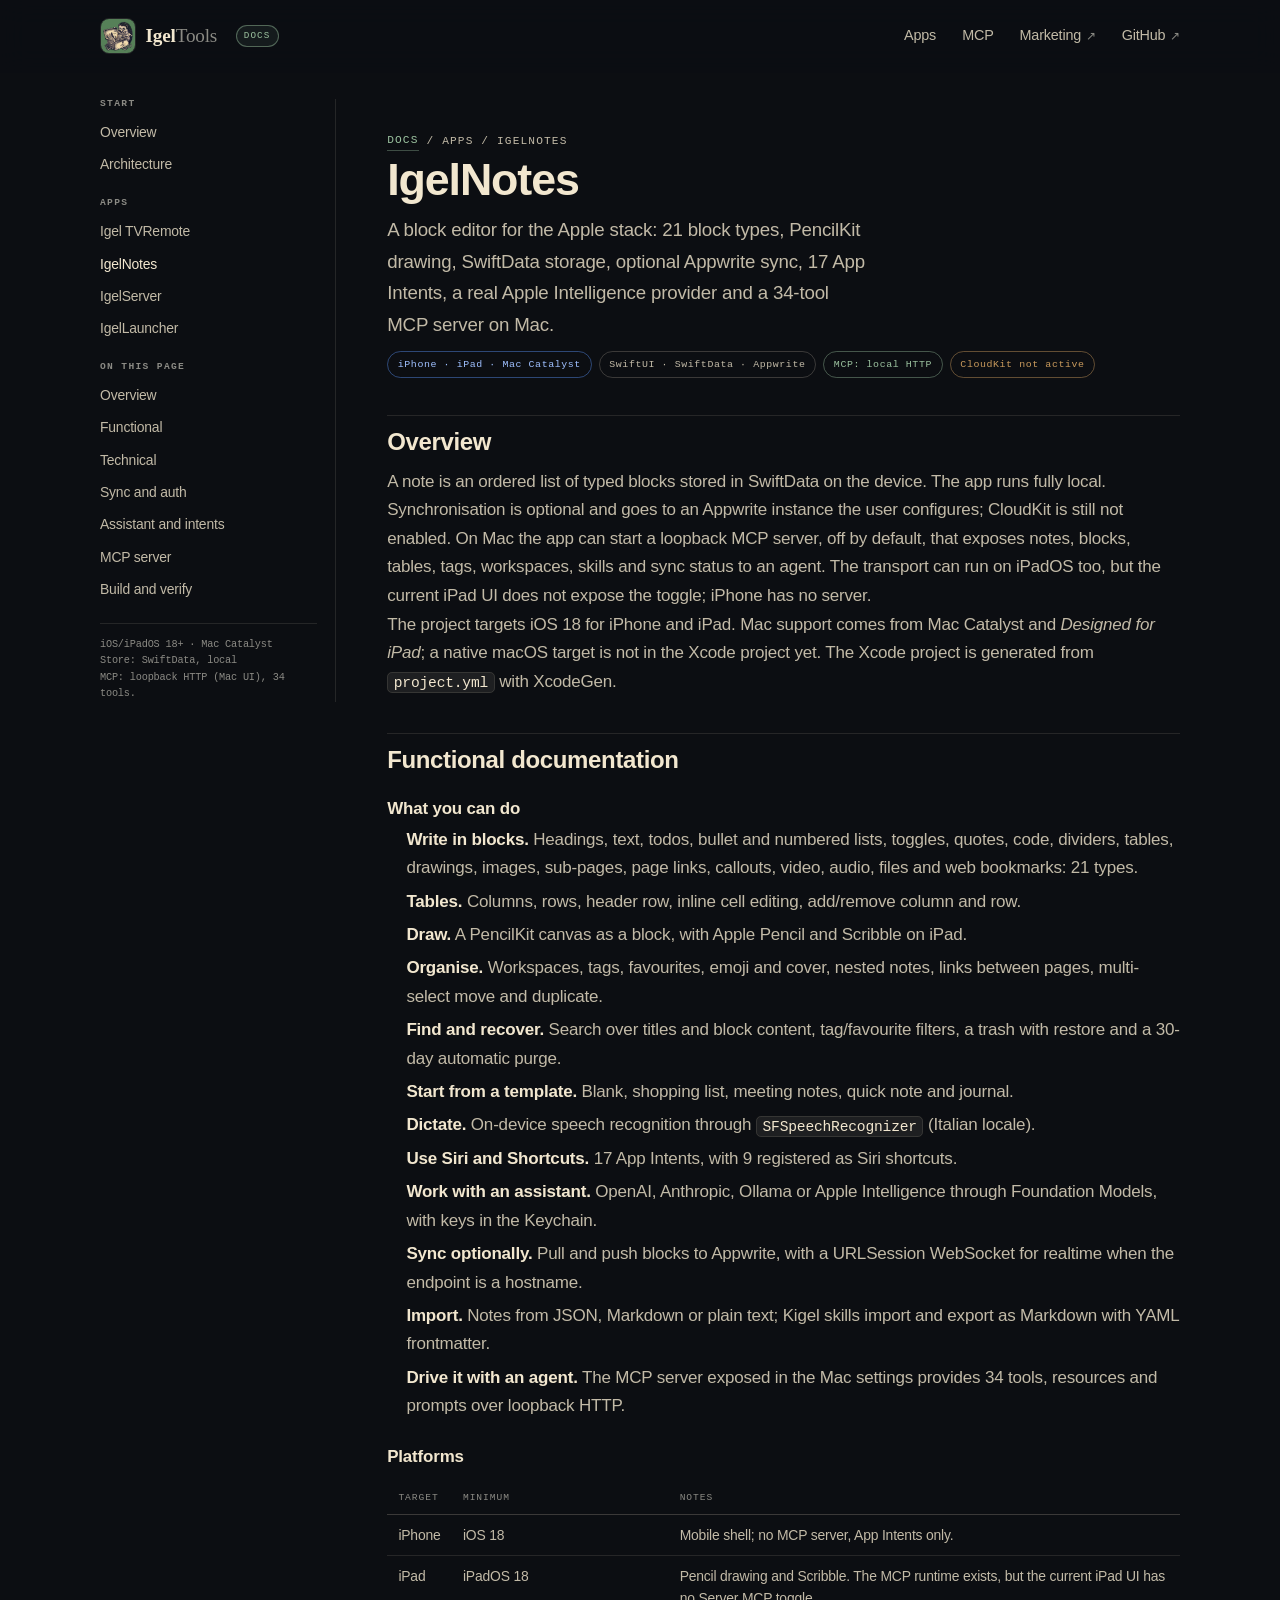
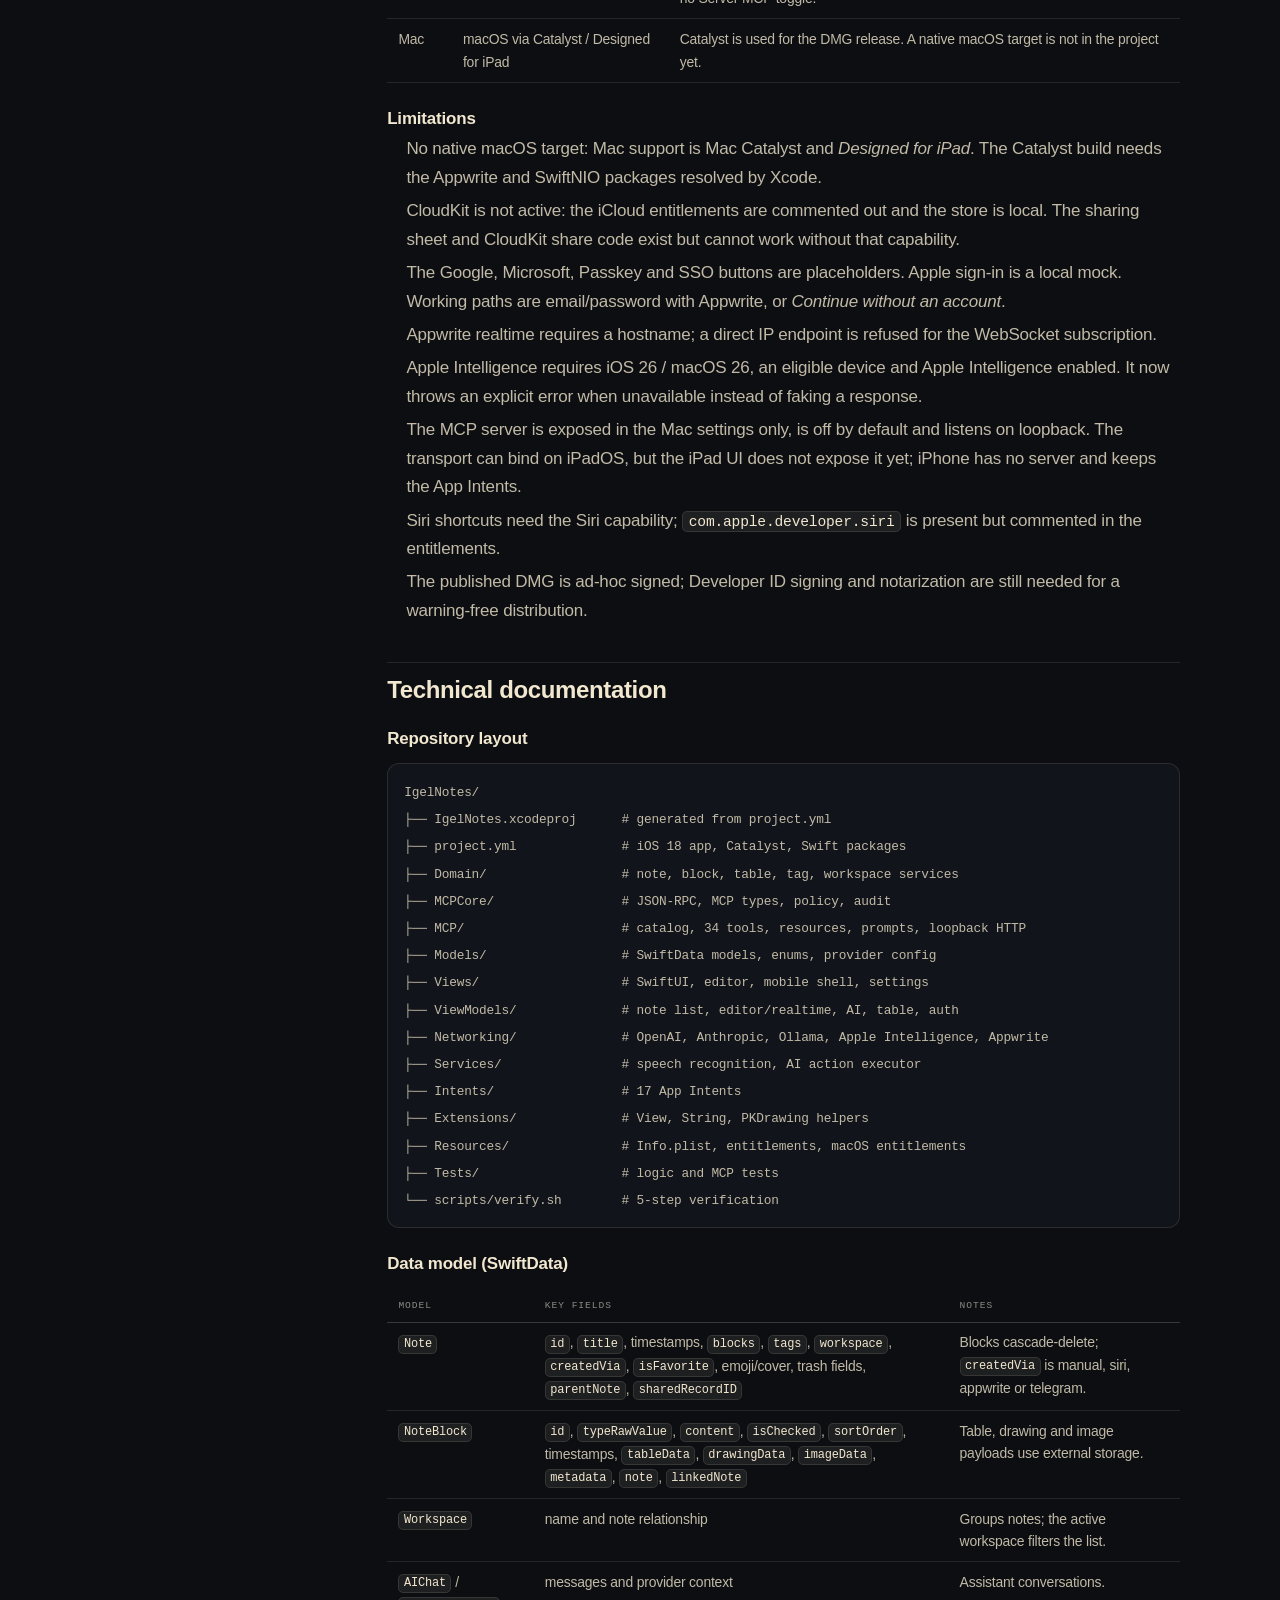
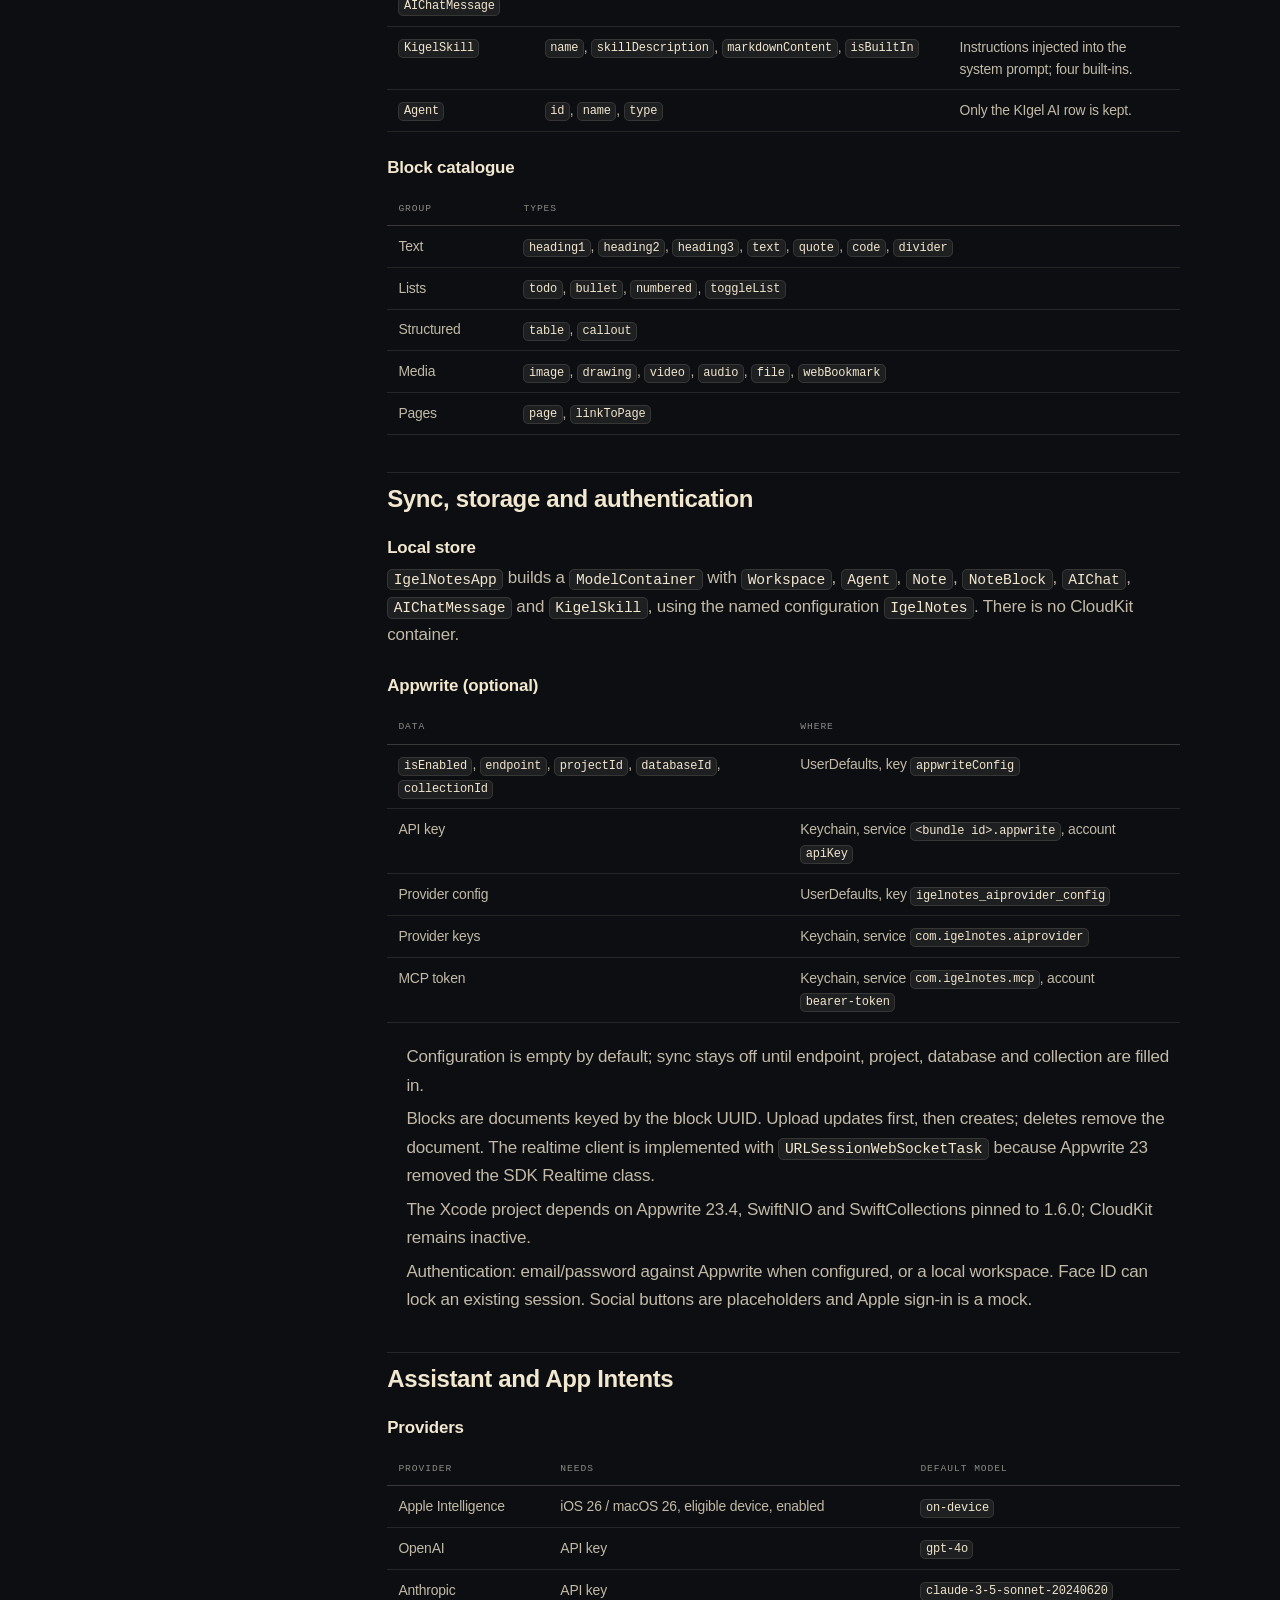
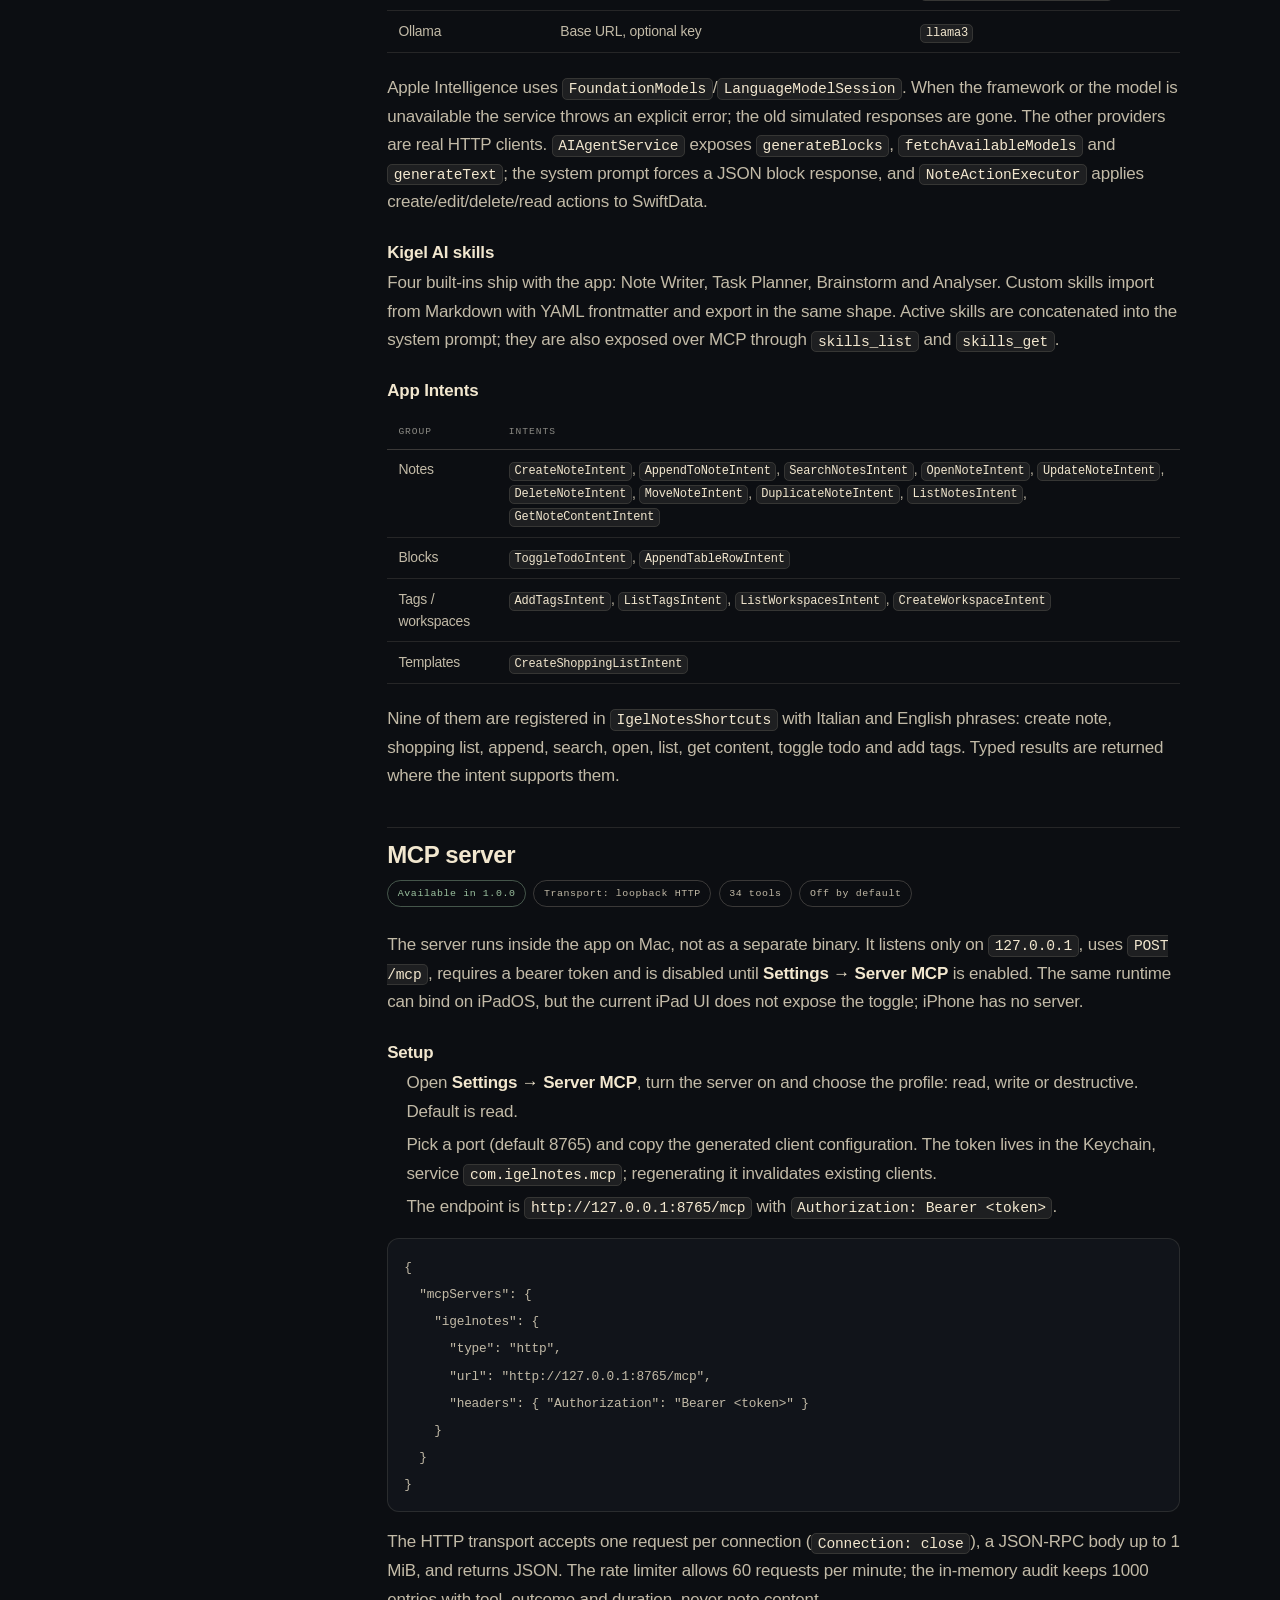
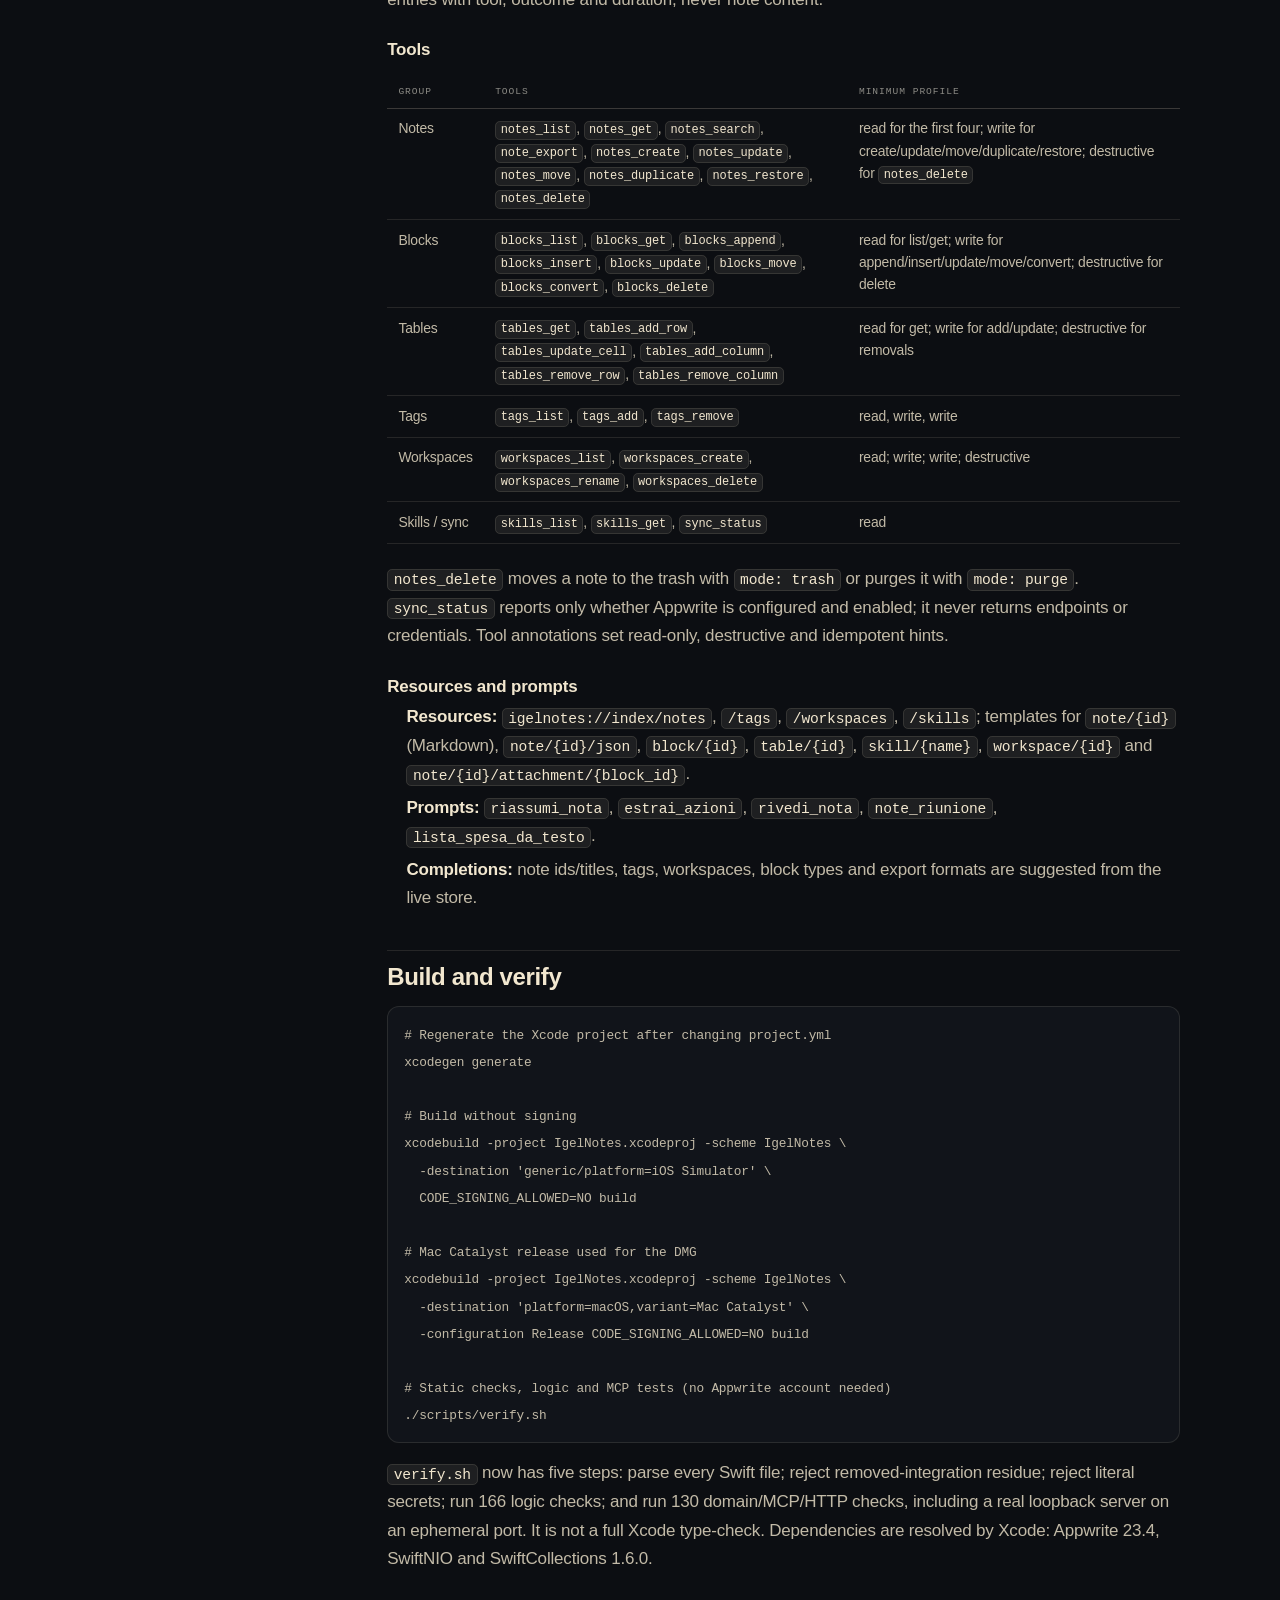
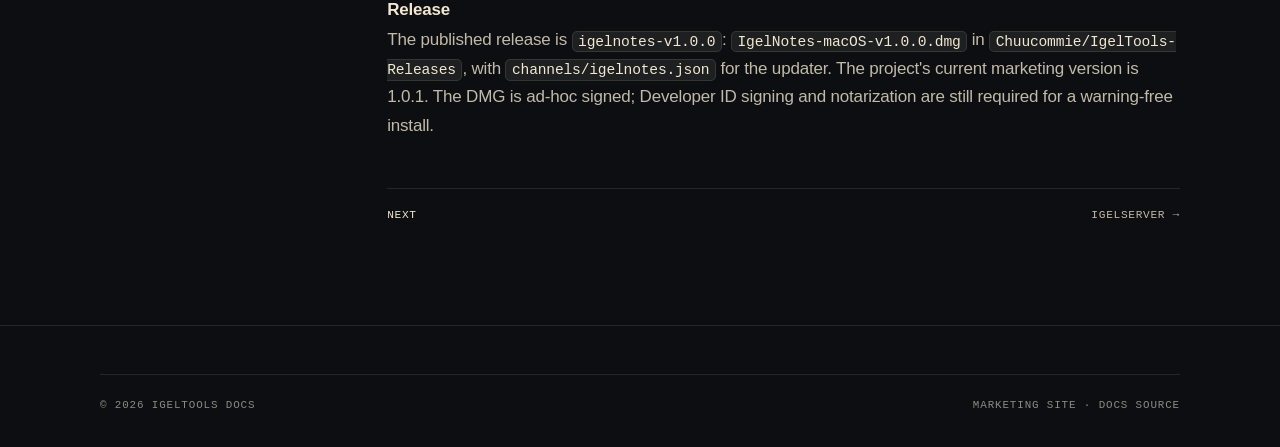
<file: apps/igelnotes.html>
<!DOCTYPE html>
<html lang="en">
<head>
<meta charset="utf-8">
<meta name="viewport" content="width=device-width, initial-scale=1">
<title>IgelNotes — IgelTools Docs</title>
<meta name="description" content="IgelNotes documentation: 21 block types, SwiftData, optional Appwrite sync, 17 App Intents, Apple Intelligence, Xcode/Catalyst build and the 34-tool local MCP server.">
<meta name="theme-color" content="#0c0e12">
<link rel="icon" href="../assets/icons/igeltools-64.png" type="image/png" sizes="64x64">
<link rel="stylesheet" href="../assets/css/style.css">
<link rel="stylesheet" href="../assets/css/docs.css">
</head>
<body>
<a class="skip" href="#main">Skip to content</a>

<header class="site-header docs-header" id="top">
  <div class="wrap header-inner">
    <a class="brand" href="../index.html" aria-label="IgelTools Docs — home">
      <img class="brand-mark" src="../assets/icons/igeltools-256.png" alt="" width="256" height="256">
      <span class="brand-word">Igel<span>Tools</span></span>
      <span class="docs-badge">Docs</span>
    </a>
    <nav class="site-nav" aria-label="Main">
      <a href="../index.html#apps">Apps</a>
      <a href="../mcp/index.html">MCP</a>
      <a class="nav-ext" href="https://chuucommie.github.io/igeltools-web/" target="_blank" rel="noreferrer">Marketing <span aria-hidden="true">↗</span></a>
      <a class="nav-ext" href="https://github.com/Chuucommie" target="_blank" rel="noreferrer">GitHub <span aria-hidden="true">↗</span></a>
    </nav>
  </div>
</header>

<div class="wrap docs-layout">
  <aside class="docs-sidebar">
    <h2>Start</h2>
    <a href="../index.html">Overview</a>
    <a href="../architecture.html">Architecture</a>
    <h2>Apps</h2>
    <a href="igeltvremote.html">Igel TVRemote</a>
    <a href="igelnotes.html">IgelNotes</a>
    <a href="igelserver.html">IgelServer</a>
    <a href="igellauncher.html">IgelLauncher</a>
    <h2>On this page</h2>
    <a href="#overview">Overview</a>
    <a href="#functional">Functional</a>
    <a href="#technical">Technical</a>
    <a href="#sync">Sync and auth</a>
    <a href="#assistant">Assistant and intents</a>
    <a href="#mcp">MCP server</a>
    <a href="#build">Build and verify</a>
    <span class="side-note">iOS/iPadOS 18+ · Mac Catalyst<br>Store: SwiftData, local<br>MCP: loopback HTTP (Mac UI), 34 tools.</span>
  </aside>

  <main class="docs-content" id="main">
    <p class="breadcrumb"><a href="../index.html">Docs</a> / Apps / IgelNotes</p>
    <h1>IgelNotes</h1>
    <p class="lede">A block editor for the Apple stack: 21 block types, PencilKit drawing, SwiftData storage, optional Appwrite sync, 17 App Intents, a real Apple Intelligence provider and a 34-tool MCP server on Mac.</p>

    <div class="doc-meta">
      <span class="pill pill--blue">iPhone · iPad · Mac Catalyst</span>
      <span class="pill">SwiftUI · SwiftData · Appwrite</span>
      <span class="pill pill--green">MCP: local HTTP</span>
      <span class="pill pill--amber">CloudKit not active</span>
    </div>

    <h2 id="overview">Overview</h2>
    <p>A note is an ordered list of typed blocks stored in SwiftData on the device. The app runs fully local. Synchronisation is optional and goes to an Appwrite instance the user configures; CloudKit is still not enabled. On Mac the app can start a loopback MCP server, off by default, that exposes notes, blocks, tables, tags, workspaces, skills and sync status to an agent. The transport can run on iPadOS too, but the current iPad UI does not expose the toggle; iPhone has no server.</p>
    <p>The project targets iOS 18 for iPhone and iPad. Mac support comes from Mac Catalyst and <em>Designed for iPad</em>; a native macOS target is not in the Xcode project yet. The Xcode project is generated from <code>project.yml</code> with XcodeGen.</p>

    <h2 id="functional">Functional documentation</h2>
    <h3>What you can do</h3>
    <ul>
      <li><strong>Write in blocks.</strong> Headings, text, todos, bullet and numbered lists, toggles, quotes, code, dividers, tables, drawings, images, sub-pages, page links, callouts, video, audio, files and web bookmarks: 21 types.</li>
      <li><strong>Tables.</strong> Columns, rows, header row, inline cell editing, add/remove column and row.</li>
      <li><strong>Draw.</strong> A PencilKit canvas as a block, with Apple Pencil and Scribble on iPad.</li>
      <li><strong>Organise.</strong> Workspaces, tags, favourites, emoji and cover, nested notes, links between pages, multi-select move and duplicate.</li>
      <li><strong>Find and recover.</strong> Search over titles and block content, tag/favourite filters, a trash with restore and a 30-day automatic purge.</li>
      <li><strong>Start from a template.</strong> Blank, shopping list, meeting notes, quick note and journal.</li>
      <li><strong>Dictate.</strong> On-device speech recognition through <code>SFSpeechRecognizer</code> (Italian locale).</li>
      <li><strong>Use Siri and Shortcuts.</strong> 17 App Intents, with 9 registered as Siri shortcuts.</li>
      <li><strong>Work with an assistant.</strong> OpenAI, Anthropic, Ollama or Apple Intelligence through Foundation Models, with keys in the Keychain.</li>
      <li><strong>Sync optionally.</strong> Pull and push blocks to Appwrite, with a URLSession WebSocket for realtime when the endpoint is a hostname.</li>
      <li><strong>Import.</strong> Notes from JSON, Markdown or plain text; Kigel skills import and export as Markdown with YAML frontmatter.</li>
      <li><strong>Drive it with an agent.</strong> The MCP server exposed in the Mac settings provides 34 tools, resources and prompts over loopback HTTP.</li>
    </ul>

    <h3>Platforms</h3>
    <table>
      <thead><tr><th>Target</th><th>Minimum</th><th>Notes</th></tr></thead>
      <tbody>
        <tr><td>iPhone</td><td>iOS 18</td><td>Mobile shell; no MCP server, App Intents only.</td></tr>
        <tr><td>iPad</td><td>iPadOS 18</td><td>Pencil drawing and Scribble. The MCP runtime exists, but the current iPad UI has no Server MCP toggle.</td></tr>
        <tr><td>Mac</td><td>macOS via Catalyst / Designed for iPad</td><td>Catalyst is used for the DMG release. A native macOS target is not in the project yet.</td></tr>
      </tbody>
    </table>

    <h3>Limitations</h3>
    <ul>
      <li>No native macOS target: Mac support is Mac Catalyst and <em>Designed for iPad</em>. The Catalyst build needs the Appwrite and SwiftNIO packages resolved by Xcode.</li>
      <li>CloudKit is not active: the iCloud entitlements are commented out and the store is local. The sharing sheet and CloudKit share code exist but cannot work without that capability.</li>
      <li>The Google, Microsoft, Passkey and SSO buttons are placeholders. Apple sign-in is a local mock. Working paths are email/password with Appwrite, or <em>Continue without an account</em>.</li>
      <li>Appwrite realtime requires a hostname; a direct IP endpoint is refused for the WebSocket subscription.</li>
      <li>Apple Intelligence requires iOS 26 / macOS 26, an eligible device and Apple Intelligence enabled. It now throws an explicit error when unavailable instead of faking a response.</li>
      <li>The MCP server is exposed in the Mac settings only, is off by default and listens on loopback. The transport can bind on iPadOS, but the iPad UI does not expose it yet; iPhone has no server and keeps the App Intents.</li>
      <li>Siri shortcuts need the Siri capability; <code>com.apple.developer.siri</code> is present but commented in the entitlements.</li>
      <li>The published DMG is ad-hoc signed; Developer ID signing and notarization are still needed for a warning-free distribution.</li>
    </ul>

    <h2 id="technical">Technical documentation</h2>
    <h3>Repository layout</h3>
    <pre><code>IgelNotes/
├── IgelNotes.xcodeproj      # generated from project.yml
├── project.yml              # iOS 18 app, Catalyst, Swift packages
├── Domain/                  # note, block, table, tag, workspace services
├── MCPCore/                 # JSON-RPC, MCP types, policy, audit
├── MCP/                     # catalog, 34 tools, resources, prompts, loopback HTTP
├── Models/                  # SwiftData models, enums, provider config
├── Views/                   # SwiftUI, editor, mobile shell, settings
├── ViewModels/              # note list, editor/realtime, AI, table, auth
├── Networking/              # OpenAI, Anthropic, Ollama, Apple Intelligence, Appwrite
├── Services/                # speech recognition, AI action executor
├── Intents/                 # 17 App Intents
├── Extensions/              # View, String, PKDrawing helpers
├── Resources/               # Info.plist, entitlements, macOS entitlements
├── Tests/                   # logic and MCP tests
└── scripts/verify.sh        # 5-step verification</code></pre>

    <h3>Data model (SwiftData)</h3>
    <table>
      <thead><tr><th>Model</th><th>Key fields</th><th>Notes</th></tr></thead>
      <tbody>
        <tr><td><code>Note</code></td><td><code>id</code>, <code>title</code>, timestamps, <code>blocks</code>, <code>tags</code>, <code>workspace</code>, <code>createdVia</code>, <code>isFavorite</code>, emoji/cover, trash fields, <code>parentNote</code>, <code>sharedRecordID</code></td><td>Blocks cascade-delete; <code>createdVia</code> is manual, siri, appwrite or telegram.</td></tr>
        <tr><td><code>NoteBlock</code></td><td><code>id</code>, <code>typeRawValue</code>, <code>content</code>, <code>isChecked</code>, <code>sortOrder</code>, timestamps, <code>tableData</code>, <code>drawingData</code>, <code>imageData</code>, <code>metadata</code>, <code>note</code>, <code>linkedNote</code></td><td>Table, drawing and image payloads use external storage.</td></tr>
        <tr><td><code>Workspace</code></td><td>name and note relationship</td><td>Groups notes; the active workspace filters the list.</td></tr>
        <tr><td><code>AIChat</code> / <code>AIChatMessage</code></td><td>messages and provider context</td><td>Assistant conversations.</td></tr>
        <tr><td><code>KigelSkill</code></td><td><code>name</code>, <code>skillDescription</code>, <code>markdownContent</code>, <code>isBuiltIn</code></td><td>Instructions injected into the system prompt; four built-ins.</td></tr>
        <tr><td><code>Agent</code></td><td><code>id</code>, <code>name</code>, <code>type</code></td><td>Only the KIgel AI row is kept.</td></tr>
      </tbody>
    </table>

    <h3>Block catalogue</h3>
    <table>
      <thead><tr><th>Group</th><th>Types</th></tr></thead>
      <tbody>
        <tr><td>Text</td><td><code>heading1</code>, <code>heading2</code>, <code>heading3</code>, <code>text</code>, <code>quote</code>, <code>code</code>, <code>divider</code></td></tr>
        <tr><td>Lists</td><td><code>todo</code>, <code>bullet</code>, <code>numbered</code>, <code>toggleList</code></td></tr>
        <tr><td>Structured</td><td><code>table</code>, <code>callout</code></td></tr>
        <tr><td>Media</td><td><code>image</code>, <code>drawing</code>, <code>video</code>, <code>audio</code>, <code>file</code>, <code>webBookmark</code></td></tr>
        <tr><td>Pages</td><td><code>page</code>, <code>linkToPage</code></td></tr>
      </tbody>
    </table>

    <h2 id="sync">Sync, storage and authentication</h2>
    <h3>Local store</h3>
    <p><code>IgelNotesApp</code> builds a <code>ModelContainer</code> with <code>Workspace</code>, <code>Agent</code>, <code>Note</code>, <code>NoteBlock</code>, <code>AIChat</code>, <code>AIChatMessage</code> and <code>KigelSkill</code>, using the named configuration <code>IgelNotes</code>. There is no CloudKit container.</p>

    <h3>Appwrite (optional)</h3>
    <table>
      <thead><tr><th>Data</th><th>Where</th></tr></thead>
      <tbody>
        <tr><td><code>isEnabled</code>, <code>endpoint</code>, <code>projectId</code>, <code>databaseId</code>, <code>collectionId</code></td><td>UserDefaults, key <code>appwriteConfig</code></td></tr>
        <tr><td>API key</td><td>Keychain, service <code>&lt;bundle id&gt;.appwrite</code>, account <code>apiKey</code></td></tr>
        <tr><td>Provider config</td><td>UserDefaults, key <code>igelnotes_aiprovider_config</code></td></tr>
        <tr><td>Provider keys</td><td>Keychain, service <code>com.igelnotes.aiprovider</code></td></tr>
        <tr><td>MCP token</td><td>Keychain, service <code>com.igelnotes.mcp</code>, account <code>bearer-token</code></td></tr>
      </tbody>
    </table>
    <ul>
      <li>Configuration is empty by default; sync stays off until endpoint, project, database and collection are filled in.</li>
      <li>Blocks are documents keyed by the block UUID. Upload updates first, then creates; deletes remove the document. The realtime client is implemented with <code>URLSessionWebSocketTask</code> because Appwrite 23 removed the SDK Realtime class.</li>
      <li>The Xcode project depends on Appwrite 23.4, SwiftNIO and SwiftCollections pinned to 1.6.0; CloudKit remains inactive.</li>
      <li>Authentication: email/password against Appwrite when configured, or a local workspace. Face ID can lock an existing session. Social buttons are placeholders and Apple sign-in is a mock.</li>
    </ul>

    <h2 id="assistant">Assistant and App Intents</h2>
    <h3>Providers</h3>
    <table>
      <thead><tr><th>Provider</th><th>Needs</th><th>Default model</th></tr></thead>
      <tbody>
        <tr><td>Apple Intelligence</td><td>iOS 26 / macOS 26, eligible device, enabled</td><td><code>on-device</code></td></tr>
        <tr><td>OpenAI</td><td>API key</td><td><code>gpt-4o</code></td></tr>
        <tr><td>Anthropic</td><td>API key</td><td><code>claude-3-5-sonnet-20240620</code></td></tr>
        <tr><td>Ollama</td><td>Base URL, optional key</td><td><code>llama3</code></td></tr>
      </tbody>
    </table>
    <p>Apple Intelligence uses <code>FoundationModels</code>/<code>LanguageModelSession</code>. When the framework or the model is unavailable the service throws an explicit error; the old simulated responses are gone. The other providers are real HTTP clients. <code>AIAgentService</code> exposes <code>generateBlocks</code>, <code>fetchAvailableModels</code> and <code>generateText</code>; the system prompt forces a JSON block response, and <code>NoteActionExecutor</code> applies create/edit/delete/read actions to SwiftData.</p>

    <h3>Kigel AI skills</h3>
    <p>Four built-ins ship with the app: Note Writer, Task Planner, Brainstorm and Analyser. Custom skills import from Markdown with YAML frontmatter and export in the same shape. Active skills are concatenated into the system prompt; they are also exposed over MCP through <code>skills_list</code> and <code>skills_get</code>.</p>

    <h3>App Intents</h3>
    <table>
      <thead><tr><th>Group</th><th>Intents</th></tr></thead>
      <tbody>
        <tr><td>Notes</td><td><code>CreateNoteIntent</code>, <code>AppendToNoteIntent</code>, <code>SearchNotesIntent</code>, <code>OpenNoteIntent</code>, <code>UpdateNoteIntent</code>, <code>DeleteNoteIntent</code>, <code>MoveNoteIntent</code>, <code>DuplicateNoteIntent</code>, <code>ListNotesIntent</code>, <code>GetNoteContentIntent</code></td></tr>
        <tr><td>Blocks</td><td><code>ToggleTodoIntent</code>, <code>AppendTableRowIntent</code></td></tr>
        <tr><td>Tags / workspaces</td><td><code>AddTagsIntent</code>, <code>ListTagsIntent</code>, <code>ListWorkspacesIntent</code>, <code>CreateWorkspaceIntent</code></td></tr>
        <tr><td>Templates</td><td><code>CreateShoppingListIntent</code></td></tr>
      </tbody>
    </table>
    <p>Nine of them are registered in <code>IgelNotesShortcuts</code> with Italian and English phrases: create note, shopping list, append, search, open, list, get content, toggle todo and add tags. Typed results are returned where the intent supports them.</p>

    <h2 id="mcp">MCP server</h2>
    <div class="doc-meta">
      <span class="pill pill--green">Available in 1.0.0</span>
      <span class="pill">Transport: loopback HTTP</span>
      <span class="pill">34 tools</span>
      <span class="pill">Off by default</span>
    </div>
    <p>The server runs inside the app on Mac, not as a separate binary. It listens only on <code>127.0.0.1</code>, uses <code>POST /mcp</code>, requires a bearer token and is disabled until <strong>Settings → Server MCP</strong> is enabled. The same runtime can bind on iPadOS, but the current iPad UI does not expose the toggle; iPhone has no server.</p>

    <h3>Setup</h3>
    <ol>
      <li>Open <strong>Settings → Server MCP</strong>, turn the server on and choose the profile: read, write or destructive. Default is read.</li>
      <li>Pick a port (default 8765) and copy the generated client configuration. The token lives in the Keychain, service <code>com.igelnotes.mcp</code>; regenerating it invalidates existing clients.</li>
      <li>The endpoint is <code>http://127.0.0.1:8765/mcp</code> with <code>Authorization: Bearer &lt;token&gt;</code>.</li>
    </ol>
    <pre><code>{
  "mcpServers": {
    "igelnotes": {
      "type": "http",
      "url": "http://127.0.0.1:8765/mcp",
      "headers": { "Authorization": "Bearer &lt;token&gt;" }
    }
  }
}</code></pre>
    <p>The HTTP transport accepts one request per connection (<code>Connection: close</code>), a JSON-RPC body up to 1 MiB, and returns JSON. The rate limiter allows 60 requests per minute; the in-memory audit keeps 1000 entries with tool, outcome and duration, never note content.</p>

    <h3>Tools</h3>
    <table>
      <thead><tr><th>Group</th><th>Tools</th><th>Minimum profile</th></tr></thead>
      <tbody>
        <tr><td>Notes</td><td><code>notes_list</code>, <code>notes_get</code>, <code>notes_search</code>, <code>note_export</code>, <code>notes_create</code>, <code>notes_update</code>, <code>notes_move</code>, <code>notes_duplicate</code>, <code>notes_restore</code>, <code>notes_delete</code></td><td>read for the first four; write for create/update/move/duplicate/restore; destructive for <code>notes_delete</code></td></tr>
        <tr><td>Blocks</td><td><code>blocks_list</code>, <code>blocks_get</code>, <code>blocks_append</code>, <code>blocks_insert</code>, <code>blocks_update</code>, <code>blocks_move</code>, <code>blocks_convert</code>, <code>blocks_delete</code></td><td>read for list/get; write for append/insert/update/move/convert; destructive for delete</td></tr>
        <tr><td>Tables</td><td><code>tables_get</code>, <code>tables_add_row</code>, <code>tables_update_cell</code>, <code>tables_add_column</code>, <code>tables_remove_row</code>, <code>tables_remove_column</code></td><td>read for get; write for add/update; destructive for removals</td></tr>
        <tr><td>Tags</td><td><code>tags_list</code>, <code>tags_add</code>, <code>tags_remove</code></td><td>read, write, write</td></tr>
        <tr><td>Workspaces</td><td><code>workspaces_list</code>, <code>workspaces_create</code>, <code>workspaces_rename</code>, <code>workspaces_delete</code></td><td>read; write; write; destructive</td></tr>
        <tr><td>Skills / sync</td><td><code>skills_list</code>, <code>skills_get</code>, <code>sync_status</code></td><td>read</td></tr>
      </tbody>
    </table>
    <p><code>notes_delete</code> moves a note to the trash with <code>mode: trash</code> or purges it with <code>mode: purge</code>. <code>sync_status</code> reports only whether Appwrite is configured and enabled; it never returns endpoints or credentials. Tool annotations set read-only, destructive and idempotent hints.</p>

    <h3>Resources and prompts</h3>
    <ul>
      <li><strong>Resources:</strong> <code>igelnotes://index/notes</code>, <code>/tags</code>, <code>/workspaces</code>, <code>/skills</code>; templates for <code>note/{id}</code> (Markdown), <code>note/{id}/json</code>, <code>block/{id}</code>, <code>table/{id}</code>, <code>skill/{name}</code>, <code>workspace/{id}</code> and <code>note/{id}/attachment/{block_id}</code>.</li>
      <li><strong>Prompts:</strong> <code>riassumi_nota</code>, <code>estrai_azioni</code>, <code>rivedi_nota</code>, <code>note_riunione</code>, <code>lista_spesa_da_testo</code>.</li>
      <li><strong>Completions:</strong> note ids/titles, tags, workspaces, block types and export formats are suggested from the live store.</li>
    </ul>

    <h2 id="build">Build and verify</h2>
    <pre><code># Regenerate the Xcode project after changing project.yml
xcodegen generate

# Build without signing
xcodebuild -project IgelNotes.xcodeproj -scheme IgelNotes \
  -destination 'generic/platform=iOS Simulator' \
  CODE_SIGNING_ALLOWED=NO build

# Mac Catalyst release used for the DMG
xcodebuild -project IgelNotes.xcodeproj -scheme IgelNotes \
  -destination 'platform=macOS,variant=Mac Catalyst' \
  -configuration Release CODE_SIGNING_ALLOWED=NO build

# Static checks, logic and MCP tests (no Appwrite account needed)
./scripts/verify.sh</code></pre>
    <p><code>verify.sh</code> now has five steps: parse every Swift file; reject removed-integration residue; reject literal secrets; run 166 logic checks; and run 130 domain/MCP/HTTP checks, including a real loopback server on an ephemeral port. It is not a full Xcode type-check. Dependencies are resolved by Xcode: Appwrite 23.4, SwiftNIO and SwiftCollections 1.6.0.</p>

    <h3>Release</h3>
    <p>The published release is <code>igelnotes-v1.0.0</code>: <code>IgelNotes-macOS-v1.0.0.dmg</code> in <code>Chuucommie/IgelTools-Releases</code>, with <code>channels/igelnotes.json</code> for the updater. The project's current marketing version is 1.0.1. The DMG is ad-hoc signed; Developer ID signing and notarization are still required for a warning-free install.</p>

    <div class="docs-next">
      <span>Next</span>
      <a href="igelserver.html">IgelServer →</a>
    </div>
  </main>
</div>

<footer class="site-footer">
  <div class="wrap">
    <div class="footer-bottom">
      <span>© <span id="year">2026</span> IgelTools Docs</span>
      <span><a href="https://chuucommie.github.io/igeltools-web/" target="_blank" rel="noreferrer">Marketing site</a> · <a href="https://github.com/Chuucommie/igeltools-docs" target="_blank" rel="noreferrer">Docs source</a></span>
    </div>
  </div>
</footer>

<script src="../assets/js/docs.js" defer></script>
</body>
</html>
</file>
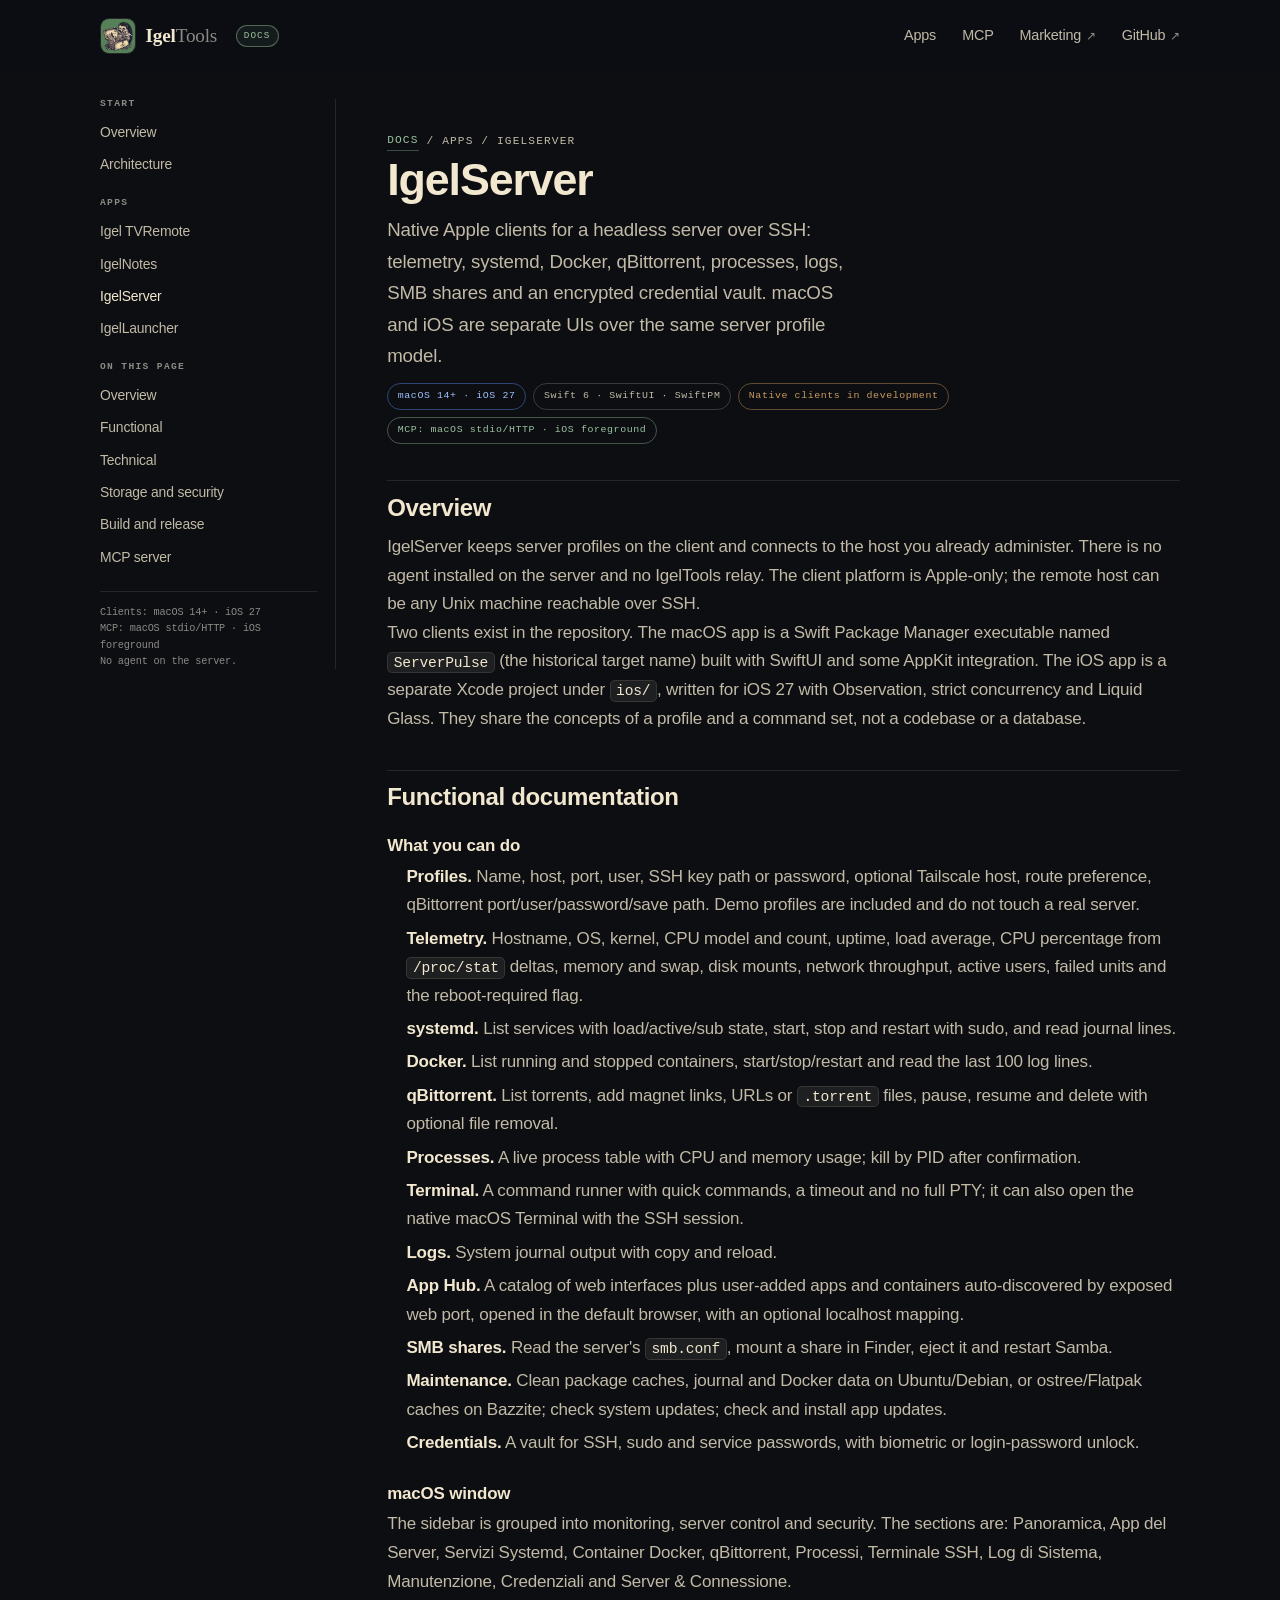
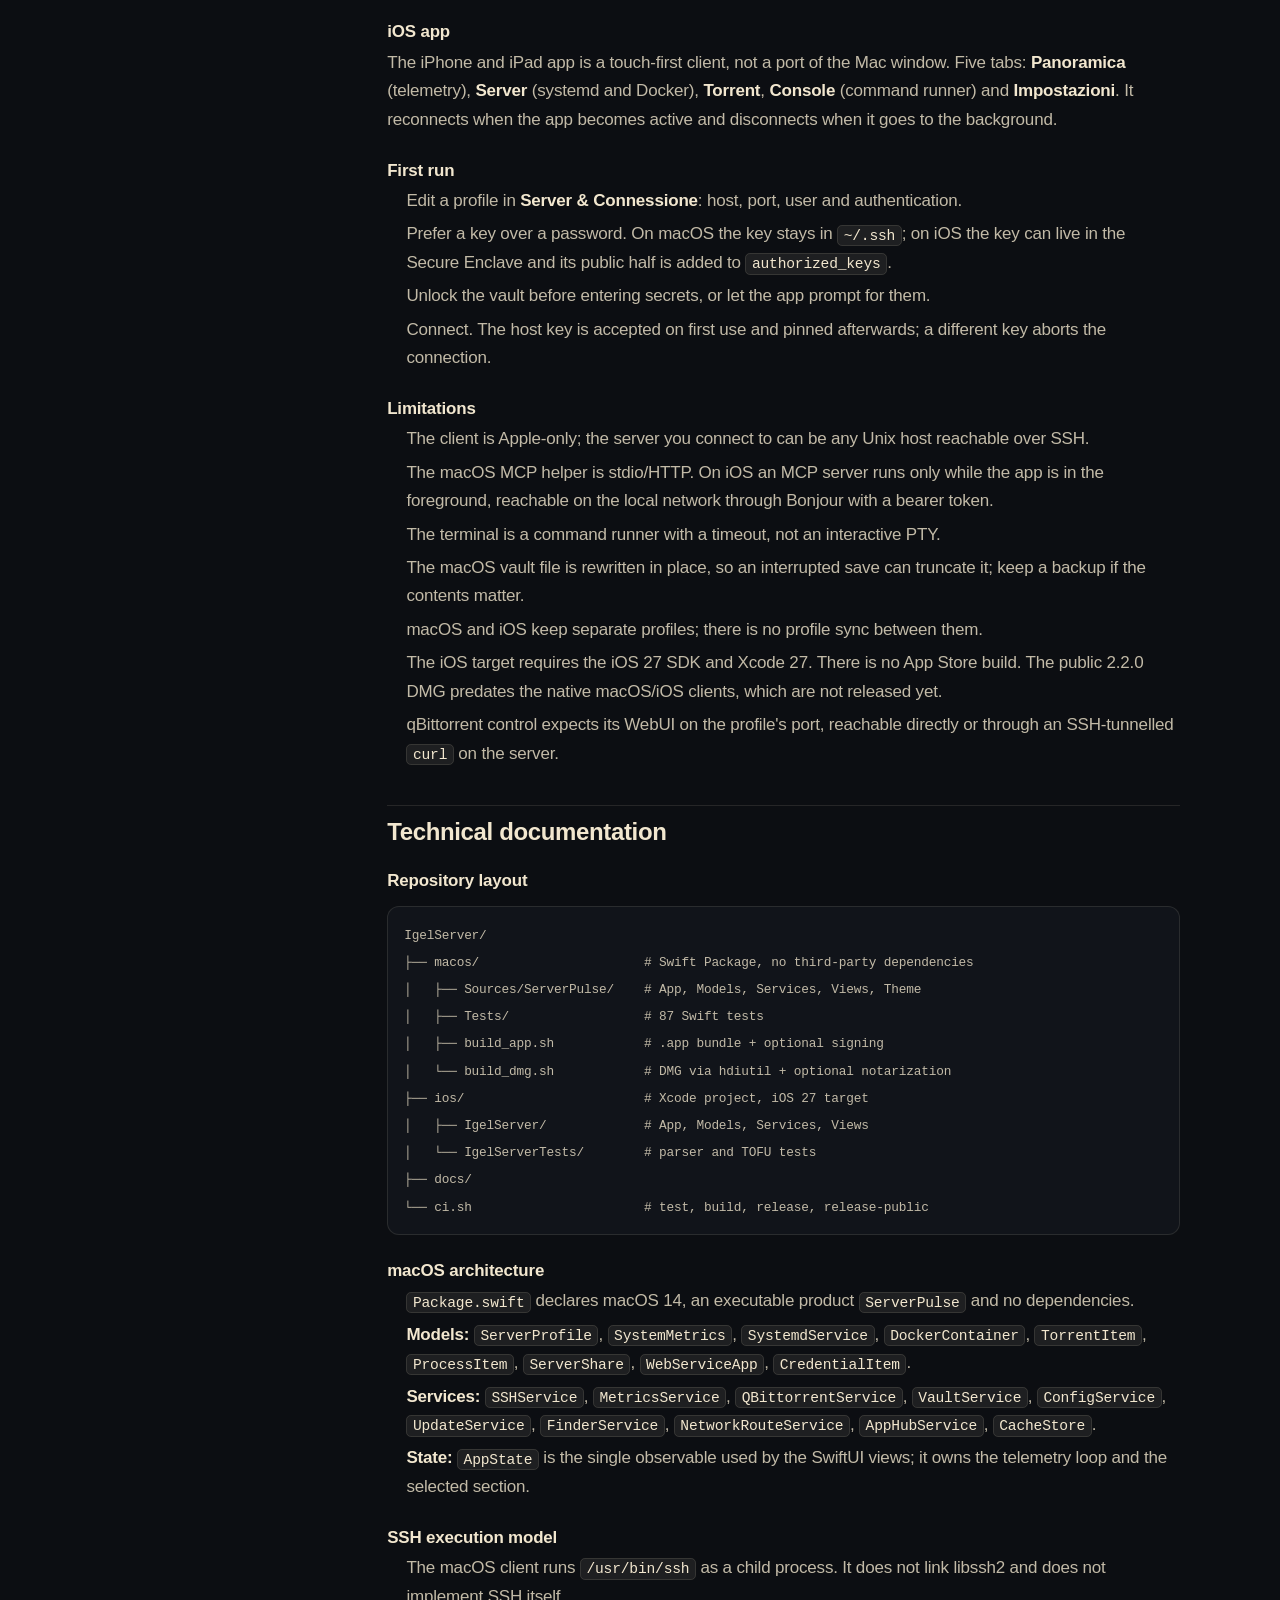
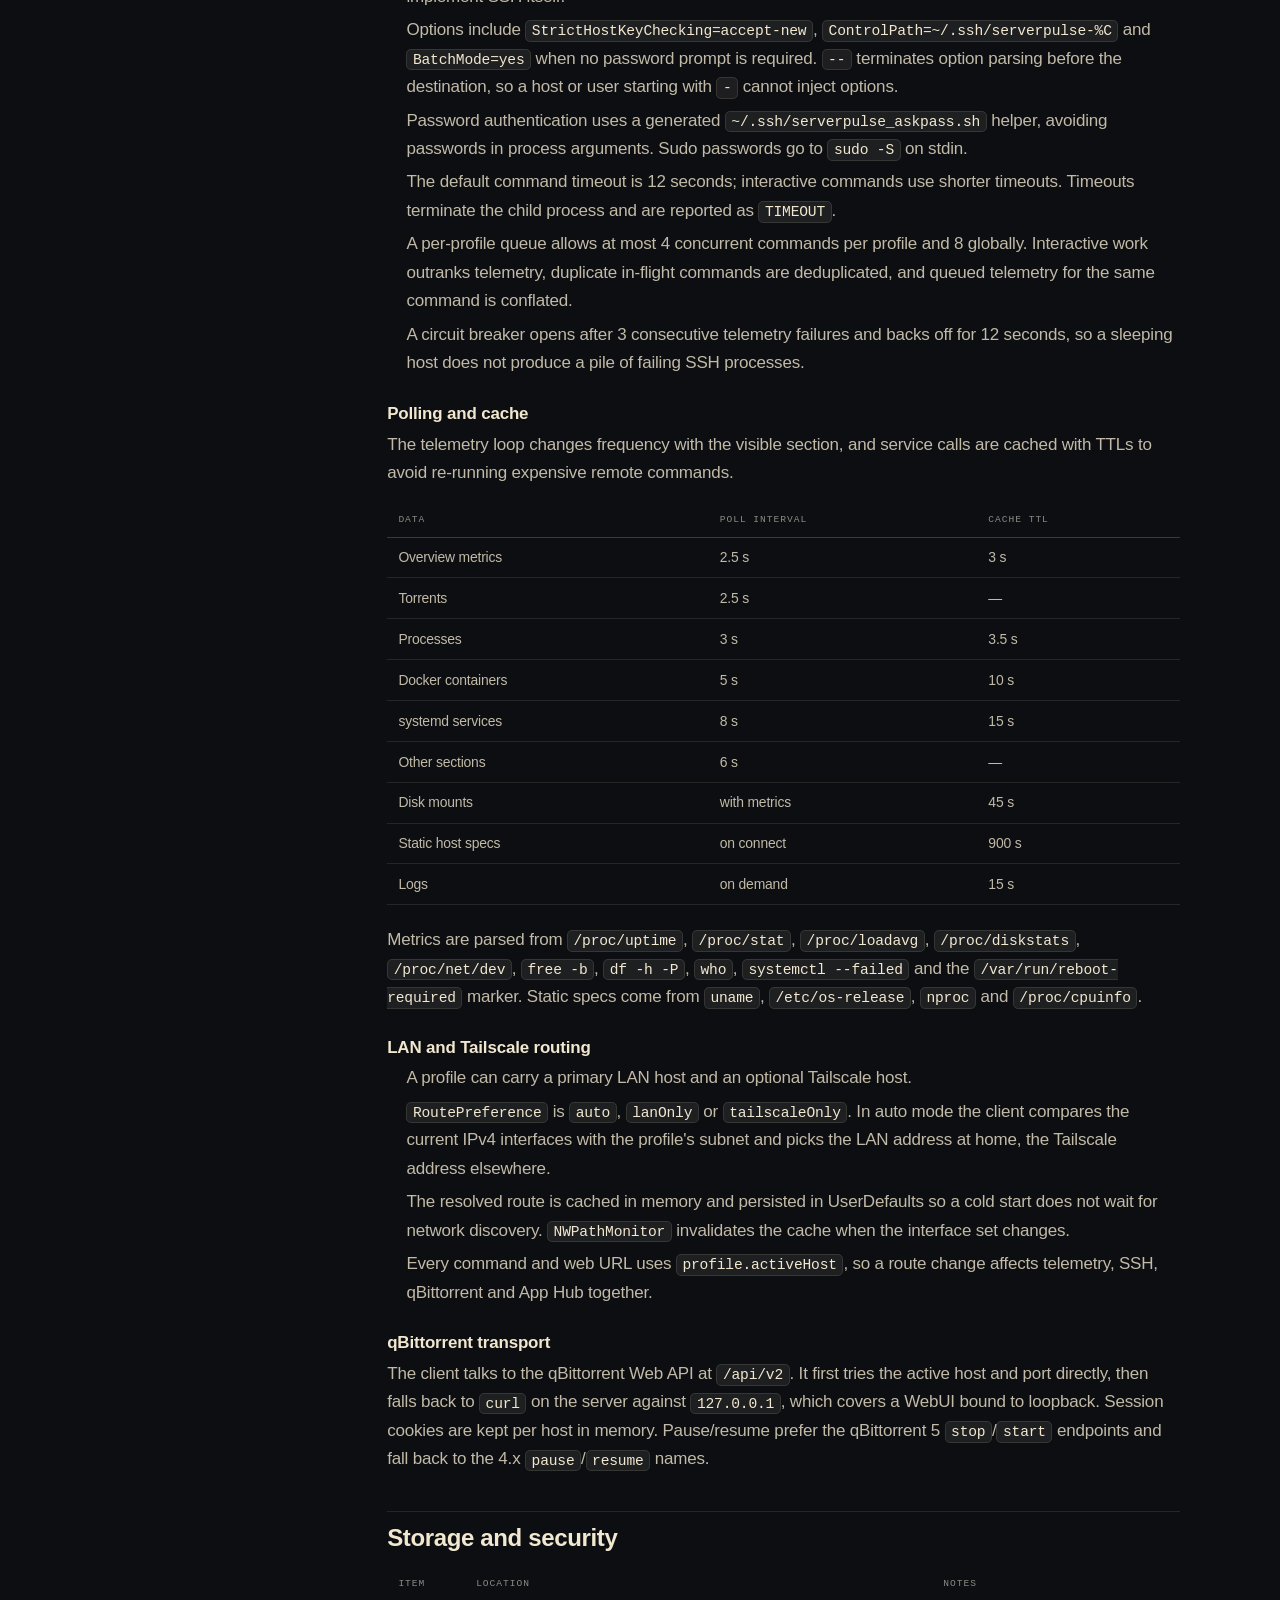
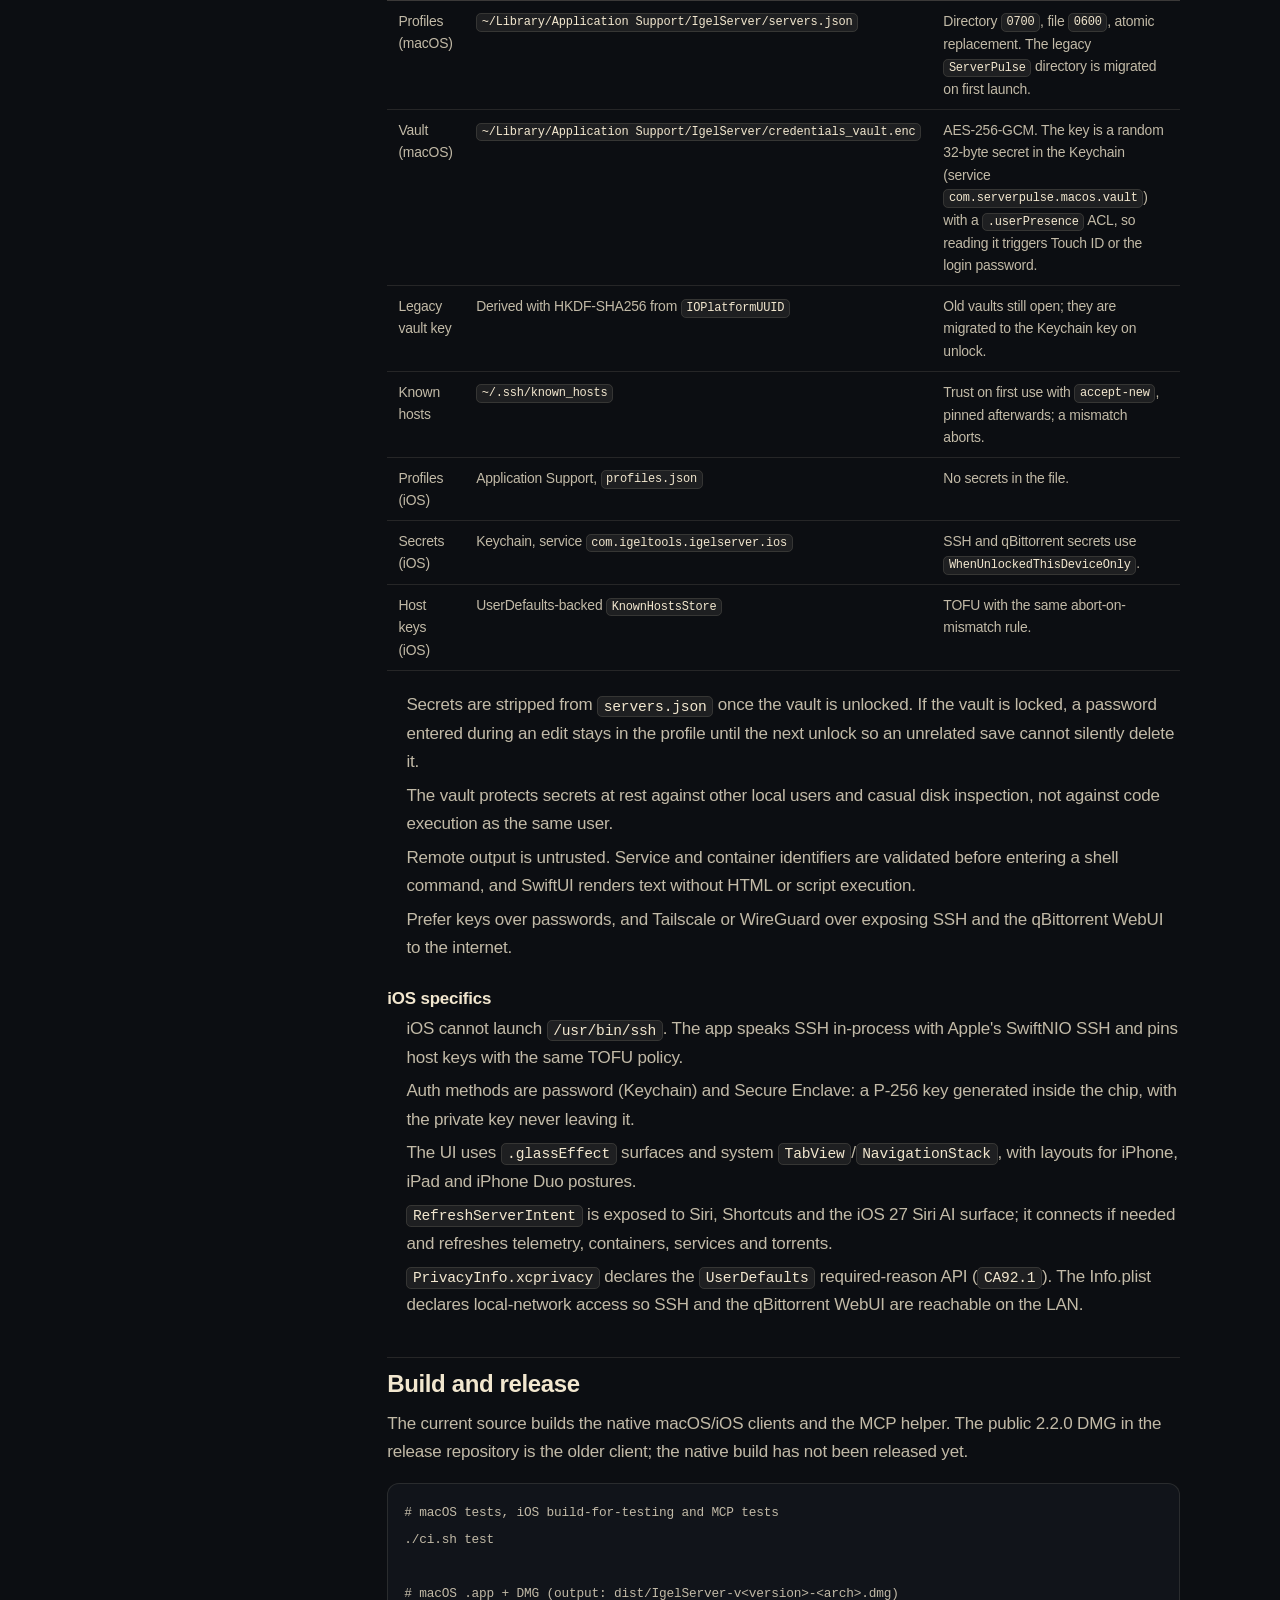
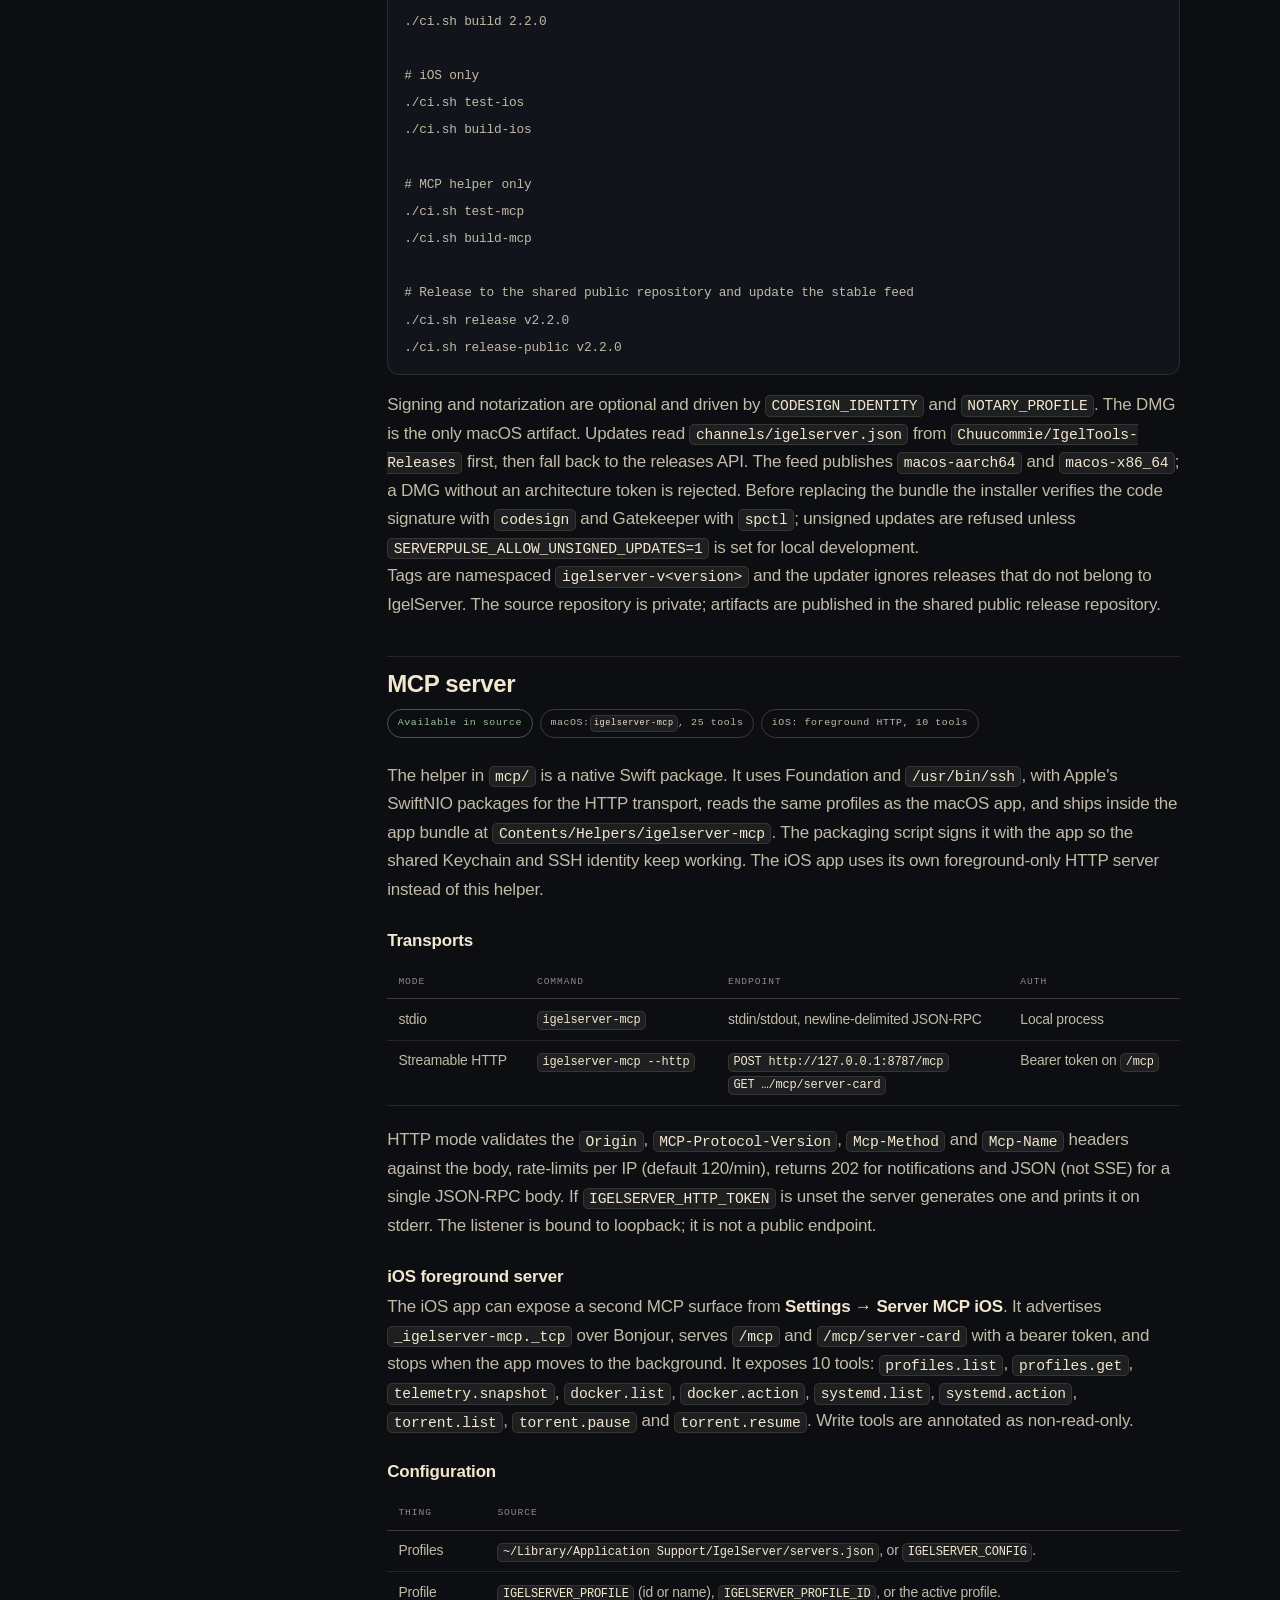
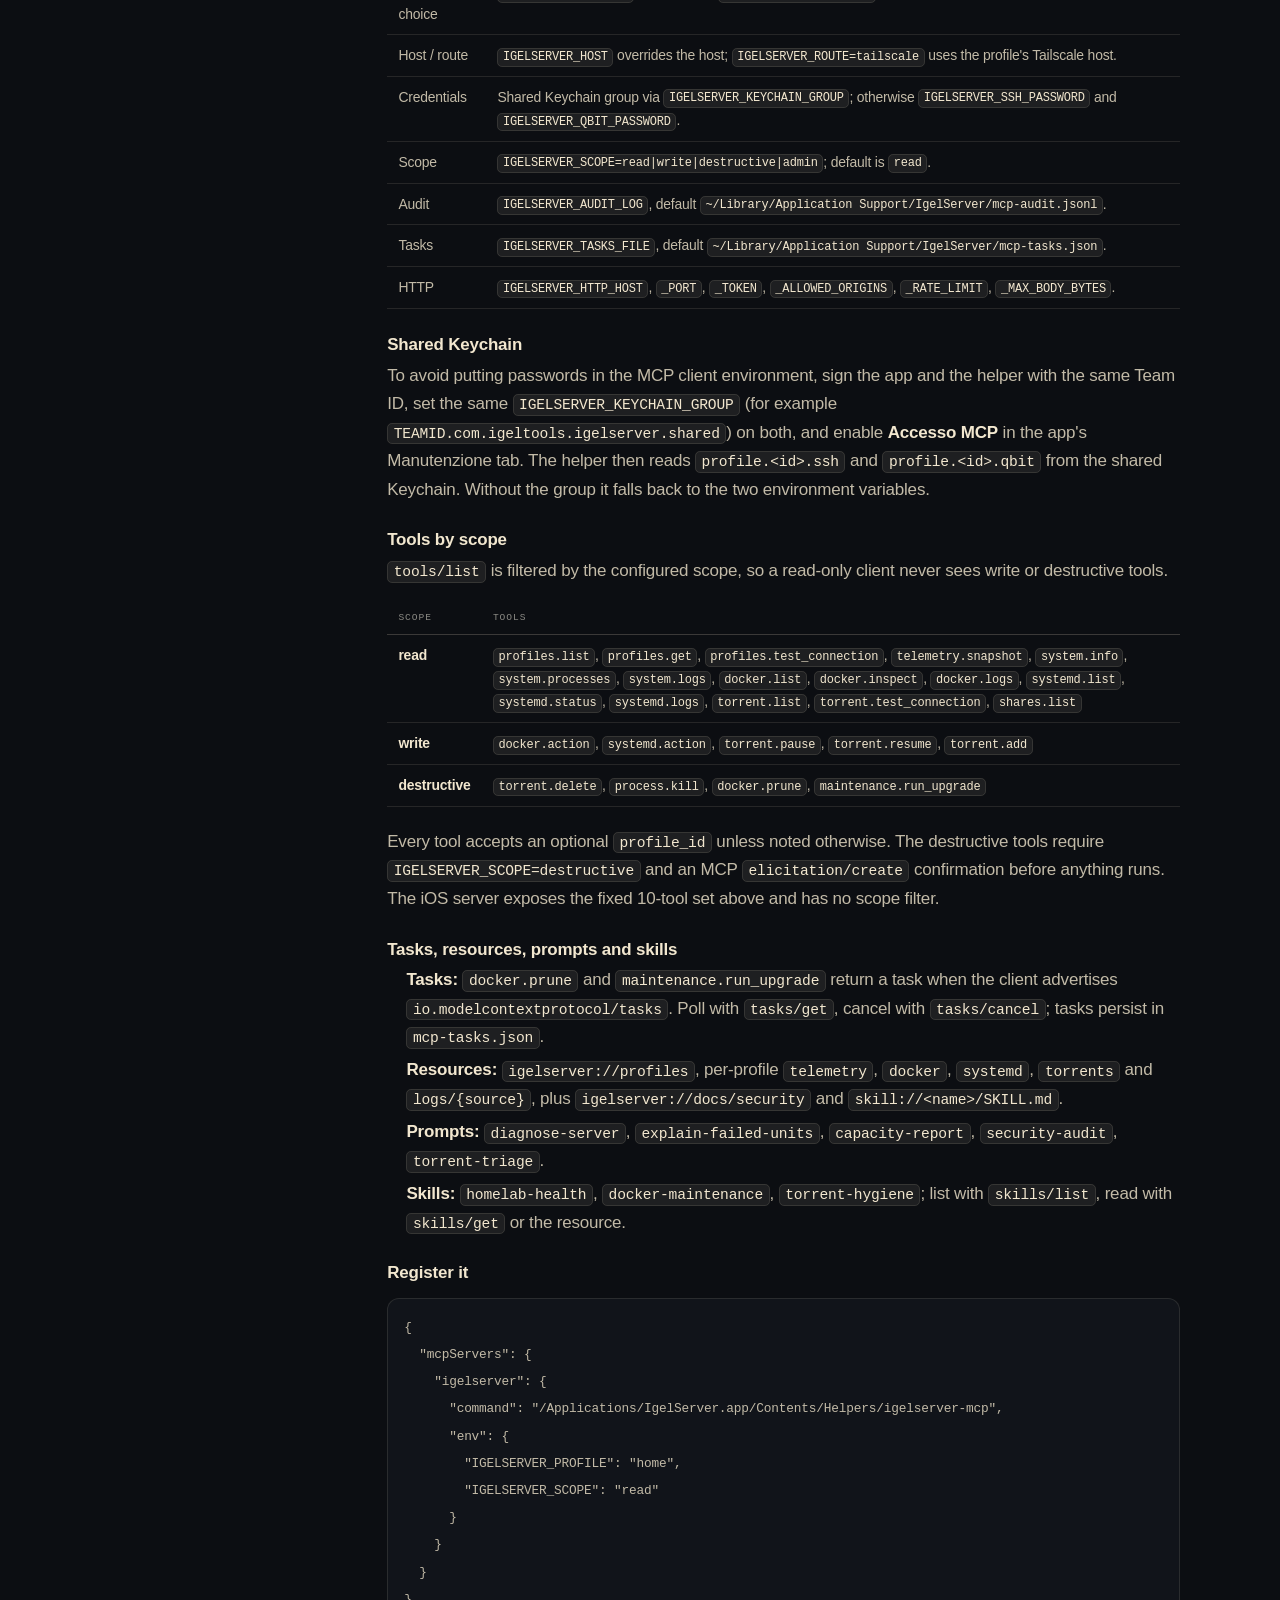
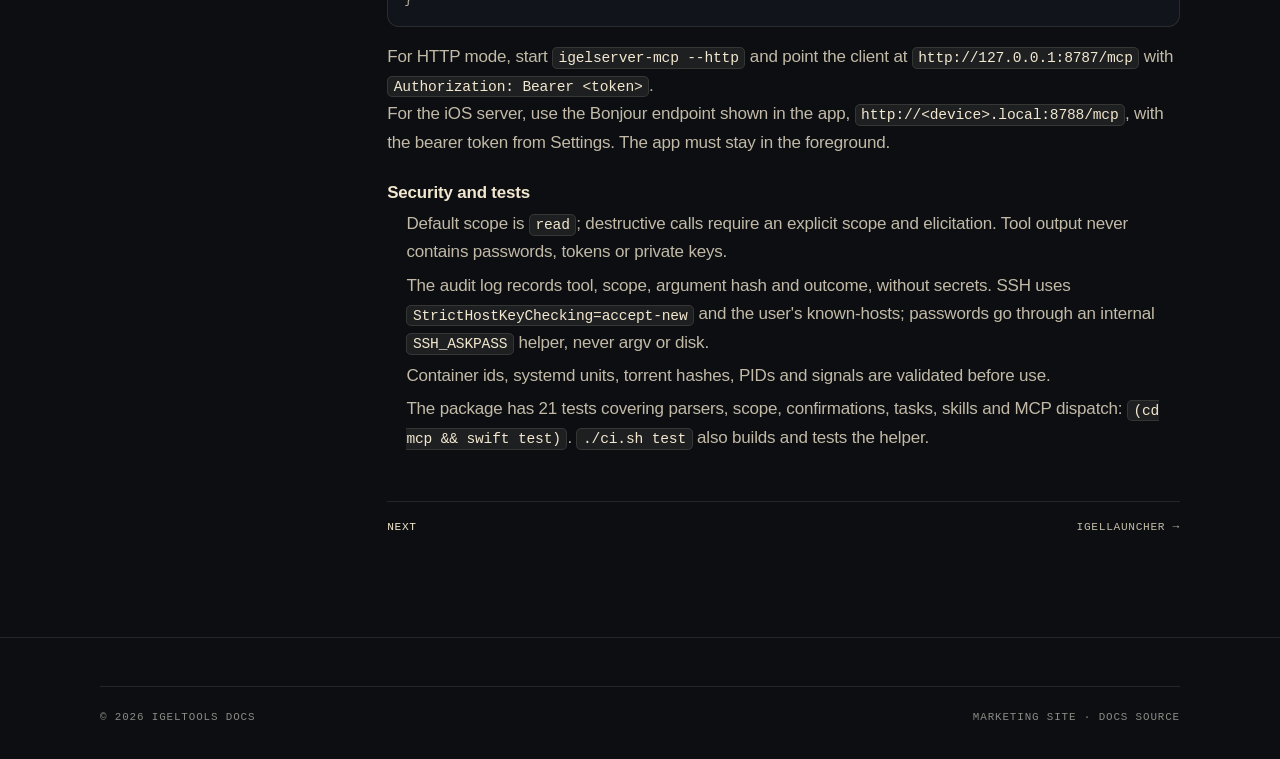
<file: apps/igelserver.html>
<!DOCTYPE html>
<html lang="en">
<head>
<meta charset="utf-8">
<meta name="viewport" content="width=device-width, initial-scale=1">
<title>IgelServer — IgelTools Docs</title>
<meta name="description" content="IgelServer documentation: native macOS and iOS SSH clients, profiles, LAN/Tailscale routing, telemetry, systemd, Docker, qBittorrent, SMB, credential vault, release pipeline and the Swift MCP server.">
<meta name="theme-color" content="#0c0e12">
<link rel="icon" href="../assets/icons/igeltools-64.png" type="image/png" sizes="64x64">
<link rel="stylesheet" href="../assets/css/style.css">
<link rel="stylesheet" href="../assets/css/docs.css">
</head>
<body>
<a class="skip" href="#main">Skip to content</a>

<header class="site-header docs-header" id="top">
  <div class="wrap header-inner">
    <a class="brand" href="../index.html" aria-label="IgelTools Docs — home">
      <img class="brand-mark" src="../assets/icons/igeltools-256.png" alt="" width="256" height="256">
      <span class="brand-word">Igel<span>Tools</span></span>
      <span class="docs-badge">Docs</span>
    </a>
    <nav class="site-nav" aria-label="Main">
      <a href="../index.html#apps">Apps</a>
      <a href="../mcp/index.html">MCP</a>
      <a class="nav-ext" href="https://chuucommie.github.io/igeltools-web/" target="_blank" rel="noreferrer">Marketing <span aria-hidden="true">↗</span></a>
      <a class="nav-ext" href="https://github.com/Chuucommie" target="_blank" rel="noreferrer">GitHub <span aria-hidden="true">↗</span></a>
    </nav>
  </div>
</header>

<div class="wrap docs-layout">
  <aside class="docs-sidebar">
    <h2>Start</h2>
    <a href="../index.html">Overview</a>
    <a href="../architecture.html">Architecture</a>
    <h2>Apps</h2>
    <a href="igeltvremote.html">Igel TVRemote</a>
    <a href="igelnotes.html">IgelNotes</a>
    <a href="igelserver.html">IgelServer</a>
    <a href="igellauncher.html">IgelLauncher</a>
    <h2>On this page</h2>
    <a href="#overview">Overview</a>
    <a href="#functional">Functional</a>
    <a href="#technical">Technical</a>
    <a href="#storage">Storage and security</a>
    <a href="#build">Build and release</a>
    <a href="#mcp">MCP server</a>
    <span class="side-note">Clients: macOS 14+ · iOS 27<br>MCP: macOS stdio/HTTP · iOS foreground<br>No agent on the server.</span>
  </aside>

  <main class="docs-content" id="main">
    <p class="breadcrumb"><a href="../index.html">Docs</a> / Apps / IgelServer</p>
    <h1>IgelServer</h1>
    <p class="lede">Native Apple clients for a headless server over SSH: telemetry, systemd, Docker, qBittorrent, processes, logs, SMB shares and an encrypted credential vault. macOS and iOS are separate UIs over the same server profile model.</p>

    <div class="doc-meta">
      <span class="pill pill--blue">macOS 14+ · iOS 27</span>
      <span class="pill">Swift 6 · SwiftUI · SwiftPM</span>
      <span class="pill pill--amber">Native clients in development</span>
      <span class="pill pill--green">MCP: macOS stdio/HTTP · iOS foreground</span>
    </div>

    <h2 id="overview">Overview</h2>
    <p>IgelServer keeps server profiles on the client and connects to the host you already administer. There is no agent installed on the server and no IgelTools relay. The client platform is Apple-only; the remote host can be any Unix machine reachable over SSH.</p>
    <p>Two clients exist in the repository. The macOS app is a Swift Package Manager executable named <code>ServerPulse</code> (the historical target name) built with SwiftUI and some AppKit integration. The iOS app is a separate Xcode project under <code>ios/</code>, written for iOS 27 with Observation, strict concurrency and Liquid Glass. They share the concepts of a profile and a command set, not a codebase or a database.</p>

    <h2 id="functional">Functional documentation</h2>
    <h3>What you can do</h3>
    <ul>
      <li><strong>Profiles.</strong> Name, host, port, user, SSH key path or password, optional Tailscale host, route preference, qBittorrent port/user/password/save path. Demo profiles are included and do not touch a real server.</li>
      <li><strong>Telemetry.</strong> Hostname, OS, kernel, CPU model and count, uptime, load average, CPU percentage from <code>/proc/stat</code> deltas, memory and swap, disk mounts, network throughput, active users, failed units and the reboot-required flag.</li>
      <li><strong>systemd.</strong> List services with load/active/sub state, start, stop and restart with sudo, and read journal lines.</li>
      <li><strong>Docker.</strong> List running and stopped containers, start/stop/restart and read the last 100 log lines.</li>
      <li><strong>qBittorrent.</strong> List torrents, add magnet links, URLs or <code>.torrent</code> files, pause, resume and delete with optional file removal.</li>
      <li><strong>Processes.</strong> A live process table with CPU and memory usage; kill by PID after confirmation.</li>
      <li><strong>Terminal.</strong> A command runner with quick commands, a timeout and no full PTY; it can also open the native macOS Terminal with the SSH session.</li>
      <li><strong>Logs.</strong> System journal output with copy and reload.</li>
      <li><strong>App Hub.</strong> A catalog of web interfaces plus user-added apps and containers auto-discovered by exposed web port, opened in the default browser, with an optional localhost mapping.</li>
      <li><strong>SMB shares.</strong> Read the server's <code>smb.conf</code>, mount a share in Finder, eject it and restart Samba.</li>
      <li><strong>Maintenance.</strong> Clean package caches, journal and Docker data on Ubuntu/Debian, or ostree/Flatpak caches on Bazzite; check system updates; check and install app updates.</li>
      <li><strong>Credentials.</strong> A vault for SSH, sudo and service passwords, with biometric or login-password unlock.</li>
    </ul>

    <h3>macOS window</h3>
    <p>The sidebar is grouped into monitoring, server control and security. The sections are: Panoramica, App del Server, Servizi Systemd, Container Docker, qBittorrent, Processi, Terminale SSH, Log di Sistema, Manutenzione, Credenziali and Server &amp; Connessione.</p>

    <h3>iOS app</h3>
    <p>The iPhone and iPad app is a touch-first client, not a port of the Mac window. Five tabs: <strong>Panoramica</strong> (telemetry), <strong>Server</strong> (systemd and Docker), <strong>Torrent</strong>, <strong>Console</strong> (command runner) and <strong>Impostazioni</strong>. It reconnects when the app becomes active and disconnects when it goes to the background.</p>

    <h3>First run</h3>
    <ol>
      <li>Edit a profile in <strong>Server &amp; Connessione</strong>: host, port, user and authentication.</li>
      <li>Prefer a key over a password. On macOS the key stays in <code>~/.ssh</code>; on iOS the key can live in the Secure Enclave and its public half is added to <code>authorized_keys</code>.</li>
      <li>Unlock the vault before entering secrets, or let the app prompt for them.</li>
      <li>Connect. The host key is accepted on first use and pinned afterwards; a different key aborts the connection.</li>
    </ol>

    <h3>Limitations</h3>
    <ul>
      <li>The client is Apple-only; the server you connect to can be any Unix host reachable over SSH.</li>
      <li>The macOS MCP helper is stdio/HTTP. On iOS an MCP server runs only while the app is in the foreground, reachable on the local network through Bonjour with a bearer token.</li>
      <li>The terminal is a command runner with a timeout, not an interactive PTY.</li>
      <li>The macOS vault file is rewritten in place, so an interrupted save can truncate it; keep a backup if the contents matter.</li>
      <li>macOS and iOS keep separate profiles; there is no profile sync between them.</li>
      <li>The iOS target requires the iOS 27 SDK and Xcode 27. There is no App Store build. The public 2.2.0 DMG predates the native macOS/iOS clients, which are not released yet.</li>
      <li>qBittorrent control expects its WebUI on the profile's port, reachable directly or through an SSH-tunnelled <code>curl</code> on the server.</li>
    </ul>

    <h2 id="technical">Technical documentation</h2>
    <h3>Repository layout</h3>
    <pre><code>IgelServer/
├── macos/                      # Swift Package, no third-party dependencies
│   ├── Sources/ServerPulse/    # App, Models, Services, Views, Theme
│   ├── Tests/                  # 87 Swift tests
│   ├── build_app.sh            # .app bundle + optional signing
│   └── build_dmg.sh            # DMG via hdiutil + optional notarization
├── ios/                        # Xcode project, iOS 27 target
│   ├── IgelServer/             # App, Models, Services, Views
│   └── IgelServerTests/        # parser and TOFU tests
├── docs/
└── ci.sh                       # test, build, release, release-public</code></pre>

    <h3>macOS architecture</h3>
    <ul>
      <li><code>Package.swift</code> declares macOS 14, an executable product <code>ServerPulse</code> and no dependencies.</li>
      <li><strong>Models:</strong> <code>ServerProfile</code>, <code>SystemMetrics</code>, <code>SystemdService</code>, <code>DockerContainer</code>, <code>TorrentItem</code>, <code>ProcessItem</code>, <code>ServerShare</code>, <code>WebServiceApp</code>, <code>CredentialItem</code>.</li>
      <li><strong>Services:</strong> <code>SSHService</code>, <code>MetricsService</code>, <code>QBittorrentService</code>, <code>VaultService</code>, <code>ConfigService</code>, <code>UpdateService</code>, <code>FinderService</code>, <code>NetworkRouteService</code>, <code>AppHubService</code>, <code>CacheStore</code>.</li>
      <li><strong>State:</strong> <code>AppState</code> is the single observable used by the SwiftUI views; it owns the telemetry loop and the selected section.</li>
    </ul>

    <h3>SSH execution model</h3>
    <ul>
      <li>The macOS client runs <code>/usr/bin/ssh</code> as a child process. It does not link libssh2 and does not implement SSH itself.</li>
      <li>Options include <code>StrictHostKeyChecking=accept-new</code>, <code>ControlPath=~/.ssh/serverpulse-%C</code> and <code>BatchMode=yes</code> when no password prompt is required. <code>--</code> terminates option parsing before the destination, so a host or user starting with <code>-</code> cannot inject options.</li>
      <li>Password authentication uses a generated <code>~/.ssh/serverpulse_askpass.sh</code> helper, avoiding passwords in process arguments. Sudo passwords go to <code>sudo -S</code> on stdin.</li>
      <li>The default command timeout is 12 seconds; interactive commands use shorter timeouts. Timeouts terminate the child process and are reported as <code>TIMEOUT</code>.</li>
      <li>A per-profile queue allows at most 4 concurrent commands per profile and 8 globally. Interactive work outranks telemetry, duplicate in-flight commands are deduplicated, and queued telemetry for the same command is conflated.</li>
      <li>A circuit breaker opens after 3 consecutive telemetry failures and backs off for 12 seconds, so a sleeping host does not produce a pile of failing SSH processes.</li>
    </ul>

    <h3>Polling and cache</h3>
    <p>The telemetry loop changes frequency with the visible section, and service calls are cached with TTLs to avoid re-running expensive remote commands.</p>
    <table>
      <thead><tr><th>Data</th><th>Poll interval</th><th>Cache TTL</th></tr></thead>
      <tbody>
        <tr><td>Overview metrics</td><td>2.5 s</td><td>3 s</td></tr>
        <tr><td>Torrents</td><td>2.5 s</td><td>—</td></tr>
        <tr><td>Processes</td><td>3 s</td><td>3.5 s</td></tr>
        <tr><td>Docker containers</td><td>5 s</td><td>10 s</td></tr>
        <tr><td>systemd services</td><td>8 s</td><td>15 s</td></tr>
        <tr><td>Other sections</td><td>6 s</td><td>—</td></tr>
        <tr><td>Disk mounts</td><td>with metrics</td><td>45 s</td></tr>
        <tr><td>Static host specs</td><td>on connect</td><td>900 s</td></tr>
        <tr><td>Logs</td><td>on demand</td><td>15 s</td></tr>
      </tbody>
    </table>
    <p>Metrics are parsed from <code>/proc/uptime</code>, <code>/proc/stat</code>, <code>/proc/loadavg</code>, <code>/proc/diskstats</code>, <code>/proc/net/dev</code>, <code>free -b</code>, <code>df -h -P</code>, <code>who</code>, <code>systemctl --failed</code> and the <code>/var/run/reboot-required</code> marker. Static specs come from <code>uname</code>, <code>/etc/os-release</code>, <code>nproc</code> and <code>/proc/cpuinfo</code>.</p>

    <h3>LAN and Tailscale routing</h3>
    <ul>
      <li>A profile can carry a primary LAN host and an optional Tailscale host.</li>
      <li><code>RoutePreference</code> is <code>auto</code>, <code>lanOnly</code> or <code>tailscaleOnly</code>. In auto mode the client compares the current IPv4 interfaces with the profile's subnet and picks the LAN address at home, the Tailscale address elsewhere.</li>
      <li>The resolved route is cached in memory and persisted in UserDefaults so a cold start does not wait for network discovery. <code>NWPathMonitor</code> invalidates the cache when the interface set changes.</li>
      <li>Every command and web URL uses <code>profile.activeHost</code>, so a route change affects telemetry, SSH, qBittorrent and App Hub together.</li>
    </ul>

    <h3>qBittorrent transport</h3>
    <p>The client talks to the qBittorrent Web API at <code>/api/v2</code>. It first tries the active host and port directly, then falls back to <code>curl</code> on the server against <code>127.0.0.1</code>, which covers a WebUI bound to loopback. Session cookies are kept per host in memory. Pause/resume prefer the qBittorrent 5 <code>stop</code>/<code>start</code> endpoints and fall back to the 4.x <code>pause</code>/<code>resume</code> names.</p>

    <h2 id="storage">Storage and security</h2>
    <table>
      <thead><tr><th>Item</th><th>Location</th><th>Notes</th></tr></thead>
      <tbody>
        <tr><td>Profiles (macOS)</td><td><code>~/Library/Application Support/IgelServer/servers.json</code></td><td>Directory <code>0700</code>, file <code>0600</code>, atomic replacement. The legacy <code>ServerPulse</code> directory is migrated on first launch.</td></tr>
        <tr><td>Vault (macOS)</td><td><code>~/Library/Application Support/IgelServer/credentials_vault.enc</code></td><td>AES-256-GCM. The key is a random 32-byte secret in the Keychain (service <code>com.serverpulse.macos.vault</code>) with a <code>.userPresence</code> ACL, so reading it triggers Touch ID or the login password.</td></tr>
        <tr><td>Legacy vault key</td><td>Derived with HKDF-SHA256 from <code>IOPlatformUUID</code></td><td>Old vaults still open; they are migrated to the Keychain key on unlock.</td></tr>
        <tr><td>Known hosts</td><td><code>~/.ssh/known_hosts</code></td><td>Trust on first use with <code>accept-new</code>, pinned afterwards; a mismatch aborts.</td></tr>
        <tr><td>Profiles (iOS)</td><td>Application Support, <code>profiles.json</code></td><td>No secrets in the file.</td></tr>
        <tr><td>Secrets (iOS)</td><td>Keychain, service <code>com.igeltools.igelserver.ios</code></td><td>SSH and qBittorrent secrets use <code>WhenUnlockedThisDeviceOnly</code>.</td></tr>
        <tr><td>Host keys (iOS)</td><td>UserDefaults-backed <code>KnownHostsStore</code></td><td>TOFU with the same abort-on-mismatch rule.</td></tr>
      </tbody>
    </table>
    <ul>
      <li>Secrets are stripped from <code>servers.json</code> once the vault is unlocked. If the vault is locked, a password entered during an edit stays in the profile until the next unlock so an unrelated save cannot silently delete it.</li>
      <li>The vault protects secrets at rest against other local users and casual disk inspection, not against code execution as the same user.</li>
      <li>Remote output is untrusted. Service and container identifiers are validated before entering a shell command, and SwiftUI renders text without HTML or script execution.</li>
      <li>Prefer keys over passwords, and Tailscale or WireGuard over exposing SSH and the qBittorrent WebUI to the internet.</li>
    </ul>

    <h3>iOS specifics</h3>
    <ul>
      <li>iOS cannot launch <code>/usr/bin/ssh</code>. The app speaks SSH in-process with Apple's SwiftNIO SSH and pins host keys with the same TOFU policy.</li>
      <li>Auth methods are password (Keychain) and Secure Enclave: a P-256 key generated inside the chip, with the private key never leaving it.</li>
      <li>The UI uses <code>.glassEffect</code> surfaces and system <code>TabView</code>/<code>NavigationStack</code>, with layouts for iPhone, iPad and iPhone Duo postures.</li>
      <li><code>RefreshServerIntent</code> is exposed to Siri, Shortcuts and the iOS 27 Siri AI surface; it connects if needed and refreshes telemetry, containers, services and torrents.</li>
      <li><code>PrivacyInfo.xcprivacy</code> declares the <code>UserDefaults</code> required-reason API (<code>CA92.1</code>). The Info.plist declares local-network access so SSH and the qBittorrent WebUI are reachable on the LAN.</li>
    </ul>

    <h2 id="build">Build and release</h2>
    <p>The current source builds the native macOS/iOS clients and the MCP helper. The public 2.2.0 DMG in the release repository is the older client; the native build has not been released yet.</p>
    <pre><code># macOS tests, iOS build-for-testing and MCP tests
./ci.sh test

# macOS .app + DMG (output: dist/IgelServer-v&lt;version&gt;-&lt;arch&gt;.dmg)
./ci.sh build 2.2.0

# iOS only
./ci.sh test-ios
./ci.sh build-ios

# MCP helper only
./ci.sh test-mcp
./ci.sh build-mcp

# Release to the shared public repository and update the stable feed
./ci.sh release v2.2.0
./ci.sh release-public v2.2.0</code></pre>
    <p>Signing and notarization are optional and driven by <code>CODESIGN_IDENTITY</code> and <code>NOTARY_PROFILE</code>. The DMG is the only macOS artifact. Updates read <code>channels/igelserver.json</code> from <code>Chuucommie/IgelTools-Releases</code> first, then fall back to the releases API. The feed publishes <code>macos-aarch64</code> and <code>macos-x86_64</code>; a DMG without an architecture token is rejected. Before replacing the bundle the installer verifies the code signature with <code>codesign</code> and Gatekeeper with <code>spctl</code>; unsigned updates are refused unless <code>SERVERPULSE_ALLOW_UNSIGNED_UPDATES=1</code> is set for local development.</p>
    <p>Tags are namespaced <code>igelserver-v&lt;version&gt;</code> and the updater ignores releases that do not belong to IgelServer. The source repository is private; artifacts are published in the shared public release repository.</p>

    <h2 id="mcp">MCP server</h2>
    <div class="doc-meta">
      <span class="pill pill--green">Available in source</span>
      <span class="pill">macOS: <code>igelserver-mcp</code>, 25 tools</span>
      <span class="pill">iOS: foreground HTTP, 10 tools</span>
    </div>
    <p>The helper in <code>mcp/</code> is a native Swift package. It uses Foundation and <code>/usr/bin/ssh</code>, with Apple's SwiftNIO packages for the HTTP transport, reads the same profiles as the macOS app, and ships inside the app bundle at <code>Contents/Helpers/igelserver-mcp</code>. The packaging script signs it with the app so the shared Keychain and SSH identity keep working. The iOS app uses its own foreground-only HTTP server instead of this helper.</p>

    <h3>Transports</h3>
    <table>
      <thead><tr><th>Mode</th><th>Command</th><th>Endpoint</th><th>Auth</th></tr></thead>
      <tbody>
        <tr><td>stdio</td><td><code>igelserver-mcp</code></td><td>stdin/stdout, newline-delimited JSON-RPC</td><td>Local process</td></tr>
        <tr><td>Streamable HTTP</td><td><code>igelserver-mcp --http</code></td><td><code>POST http://127.0.0.1:8787/mcp</code><br><code>GET …/mcp/server-card</code></td><td>Bearer token on <code>/mcp</code></td></tr>
      </tbody>
    </table>
    <p>HTTP mode validates the <code>Origin</code>, <code>MCP-Protocol-Version</code>, <code>Mcp-Method</code> and <code>Mcp-Name</code> headers against the body, rate-limits per IP (default 120/min), returns 202 for notifications and JSON (not SSE) for a single JSON-RPC body. If <code>IGELSERVER_HTTP_TOKEN</code> is unset the server generates one and prints it on stderr. The listener is bound to loopback; it is not a public endpoint.</p>

    <h3>iOS foreground server</h3>
    <p>The iOS app can expose a second MCP surface from <strong>Settings → Server MCP iOS</strong>. It advertises <code>_igelserver-mcp._tcp</code> over Bonjour, serves <code>/mcp</code> and <code>/mcp/server-card</code> with a bearer token, and stops when the app moves to the background. It exposes 10 tools: <code>profiles.list</code>, <code>profiles.get</code>, <code>telemetry.snapshot</code>, <code>docker.list</code>, <code>docker.action</code>, <code>systemd.list</code>, <code>systemd.action</code>, <code>torrent.list</code>, <code>torrent.pause</code> and <code>torrent.resume</code>. Write tools are annotated as non-read-only.</p>

    <h3>Configuration</h3>
    <table>
      <thead><tr><th>Thing</th><th>Source</th></tr></thead>
      <tbody>
        <tr><td>Profiles</td><td><code>~/Library/Application Support/IgelServer/servers.json</code>, or <code>IGELSERVER_CONFIG</code>.</td></tr>
        <tr><td>Profile choice</td><td><code>IGELSERVER_PROFILE</code> (id or name), <code>IGELSERVER_PROFILE_ID</code>, or the active profile.</td></tr>
        <tr><td>Host / route</td><td><code>IGELSERVER_HOST</code> overrides the host; <code>IGELSERVER_ROUTE=tailscale</code> uses the profile's Tailscale host.</td></tr>
        <tr><td>Credentials</td><td>Shared Keychain group via <code>IGELSERVER_KEYCHAIN_GROUP</code>; otherwise <code>IGELSERVER_SSH_PASSWORD</code> and <code>IGELSERVER_QBIT_PASSWORD</code>.</td></tr>
        <tr><td>Scope</td><td><code>IGELSERVER_SCOPE=read|write|destructive|admin</code>; default is <code>read</code>.</td></tr>
        <tr><td>Audit</td><td><code>IGELSERVER_AUDIT_LOG</code>, default <code>~/Library/Application Support/IgelServer/mcp-audit.jsonl</code>.</td></tr>
        <tr><td>Tasks</td><td><code>IGELSERVER_TASKS_FILE</code>, default <code>~/Library/Application Support/IgelServer/mcp-tasks.json</code>.</td></tr>
        <tr><td>HTTP</td><td><code>IGELSERVER_HTTP_HOST</code>, <code>_PORT</code>, <code>_TOKEN</code>, <code>_ALLOWED_ORIGINS</code>, <code>_RATE_LIMIT</code>, <code>_MAX_BODY_BYTES</code>.</td></tr>
      </tbody>
    </table>

    <h3>Shared Keychain</h3>
    <p>To avoid putting passwords in the MCP client environment, sign the app and the helper with the same Team ID, set the same <code>IGELSERVER_KEYCHAIN_GROUP</code> (for example <code>TEAMID.com.igeltools.igelserver.shared</code>) on both, and enable <strong>Accesso MCP</strong> in the app's Manutenzione tab. The helper then reads <code>profile.&lt;id&gt;.ssh</code> and <code>profile.&lt;id&gt;.qbit</code> from the shared Keychain. Without the group it falls back to the two environment variables.</p>

    <h3>Tools by scope</h3>
    <p><code>tools/list</code> is filtered by the configured scope, so a read-only client never sees write or destructive tools.</p>
    <table>
      <thead><tr><th>Scope</th><th>Tools</th></tr></thead>
      <tbody>
        <tr>
          <td><strong>read</strong></td>
          <td><code>profiles.list</code>, <code>profiles.get</code>, <code>profiles.test_connection</code>, <code>telemetry.snapshot</code>, <code>system.info</code>, <code>system.processes</code>, <code>system.logs</code>, <code>docker.list</code>, <code>docker.inspect</code>, <code>docker.logs</code>, <code>systemd.list</code>, <code>systemd.status</code>, <code>systemd.logs</code>, <code>torrent.list</code>, <code>torrent.test_connection</code>, <code>shares.list</code></td>
        </tr>
        <tr>
          <td><strong>write</strong></td>
          <td><code>docker.action</code>, <code>systemd.action</code>, <code>torrent.pause</code>, <code>torrent.resume</code>, <code>torrent.add</code></td>
        </tr>
        <tr>
          <td><strong>destructive</strong></td>
          <td><code>torrent.delete</code>, <code>process.kill</code>, <code>docker.prune</code>, <code>maintenance.run_upgrade</code></td>
        </tr>
      </tbody>
    </table>
    <p>Every tool accepts an optional <code>profile_id</code> unless noted otherwise. The destructive tools require <code>IGELSERVER_SCOPE=destructive</code> and an MCP <code>elicitation/create</code> confirmation before anything runs. The iOS server exposes the fixed 10-tool set above and has no scope filter.</p>

    <h3>Tasks, resources, prompts and skills</h3>
    <ul>
      <li><strong>Tasks:</strong> <code>docker.prune</code> and <code>maintenance.run_upgrade</code> return a task when the client advertises <code>io.modelcontextprotocol/tasks</code>. Poll with <code>tasks/get</code>, cancel with <code>tasks/cancel</code>; tasks persist in <code>mcp-tasks.json</code>.</li>
      <li><strong>Resources:</strong> <code>igelserver://profiles</code>, per-profile <code>telemetry</code>, <code>docker</code>, <code>systemd</code>, <code>torrents</code> and <code>logs/{source}</code>, plus <code>igelserver://docs/security</code> and <code>skill://&lt;name&gt;/SKILL.md</code>.</li>
      <li><strong>Prompts:</strong> <code>diagnose-server</code>, <code>explain-failed-units</code>, <code>capacity-report</code>, <code>security-audit</code>, <code>torrent-triage</code>.</li>
      <li><strong>Skills:</strong> <code>homelab-health</code>, <code>docker-maintenance</code>, <code>torrent-hygiene</code>; list with <code>skills/list</code>, read with <code>skills/get</code> or the resource.</li>
    </ul>

    <h3>Register it</h3>
    <pre><code>{
  "mcpServers": {
    "igelserver": {
      "command": "/Applications/IgelServer.app/Contents/Helpers/igelserver-mcp",
      "env": {
        "IGELSERVER_PROFILE": "home",
        "IGELSERVER_SCOPE": "read"
      }
    }
  }
}</code></pre>
    <p>For HTTP mode, start <code>igelserver-mcp --http</code> and point the client at <code>http://127.0.0.1:8787/mcp</code> with <code>Authorization: Bearer &lt;token&gt;</code>.</p>
    <p>For the iOS server, use the Bonjour endpoint shown in the app, <code>http://&lt;device&gt;.local:8788/mcp</code>, with the bearer token from Settings. The app must stay in the foreground.</p>

    <h3>Security and tests</h3>
    <ul>
      <li>Default scope is <code>read</code>; destructive calls require an explicit scope and elicitation. Tool output never contains passwords, tokens or private keys.</li>
      <li>The audit log records tool, scope, argument hash and outcome, without secrets. SSH uses <code>StrictHostKeyChecking=accept-new</code> and the user's known-hosts; passwords go through an internal <code>SSH_ASKPASS</code> helper, never argv or disk.</li>
      <li>Container ids, systemd units, torrent hashes, PIDs and signals are validated before use.</li>
      <li>The package has 21 tests covering parsers, scope, confirmations, tasks, skills and MCP dispatch: <code>(cd mcp &amp;&amp; swift test)</code>. <code>./ci.sh test</code> also builds and tests the helper.</li>
    </ul>

    <div class="docs-next">
      <span>Next</span>
      <a href="igellauncher.html">IgelLauncher →</a>
    </div>
  </main>
</div>

<footer class="site-footer">
  <div class="wrap">
    <div class="footer-bottom">
      <span>© <span id="year">2026</span> IgelTools Docs</span>
      <span><a href="https://chuucommie.github.io/igeltools-web/" target="_blank" rel="noreferrer">Marketing site</a> · <a href="https://github.com/Chuucommie/igeltools-docs" target="_blank" rel="noreferrer">Docs source</a></span>
    </div>
  </div>
</footer>

<script src="../assets/js/docs.js" defer></script>
</body>
</html>
</file>
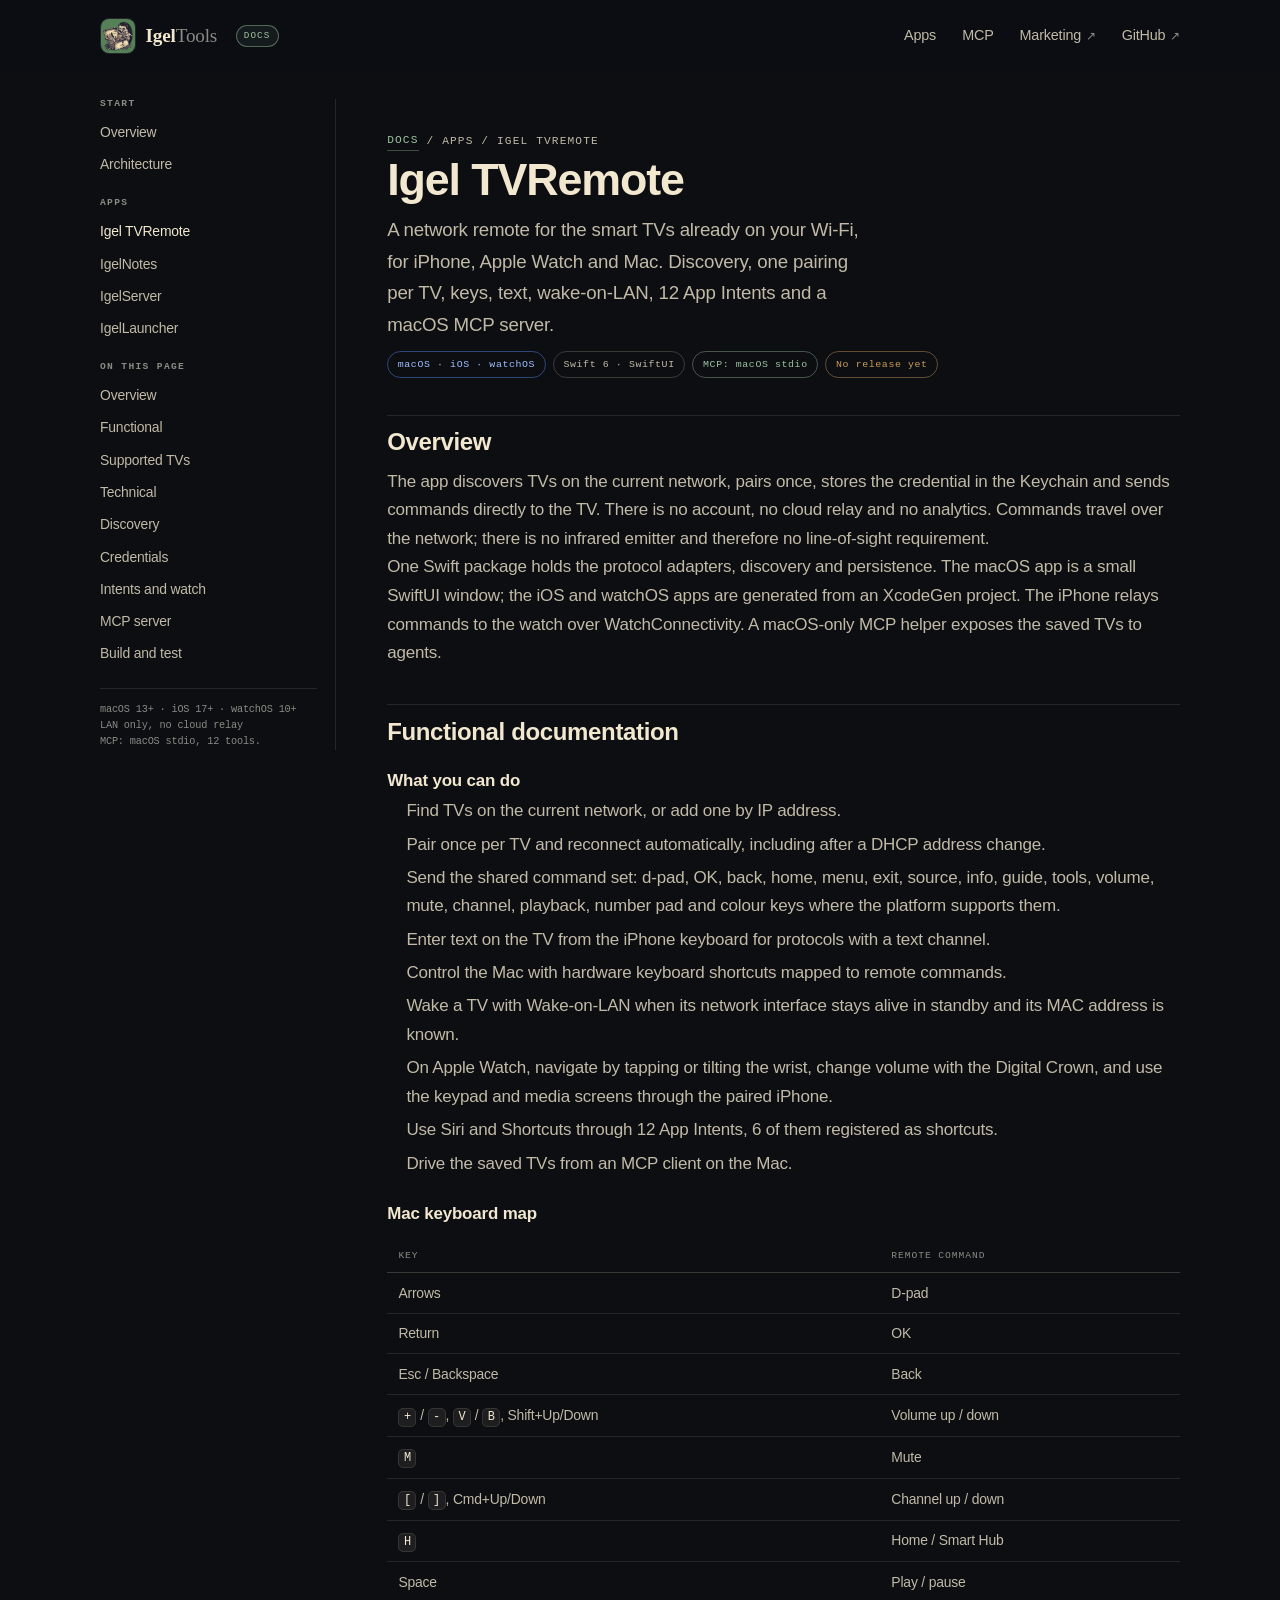
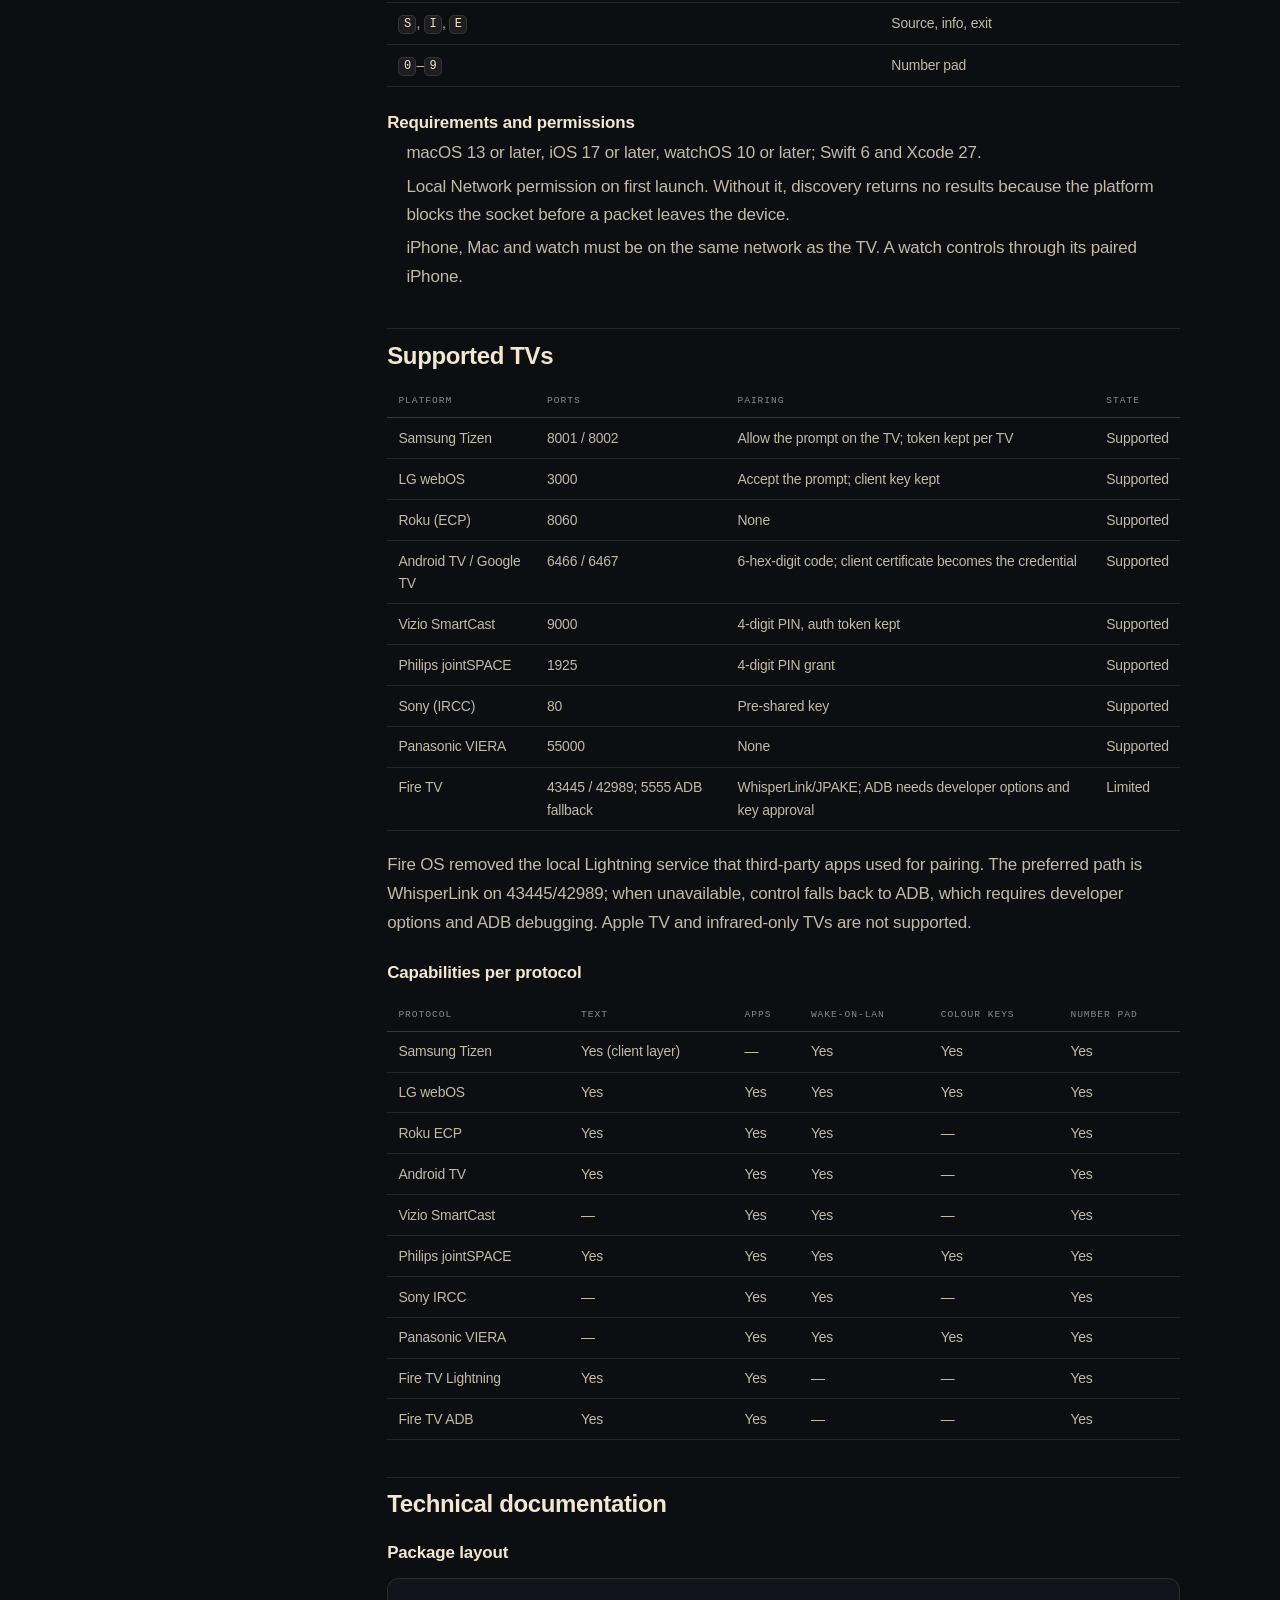
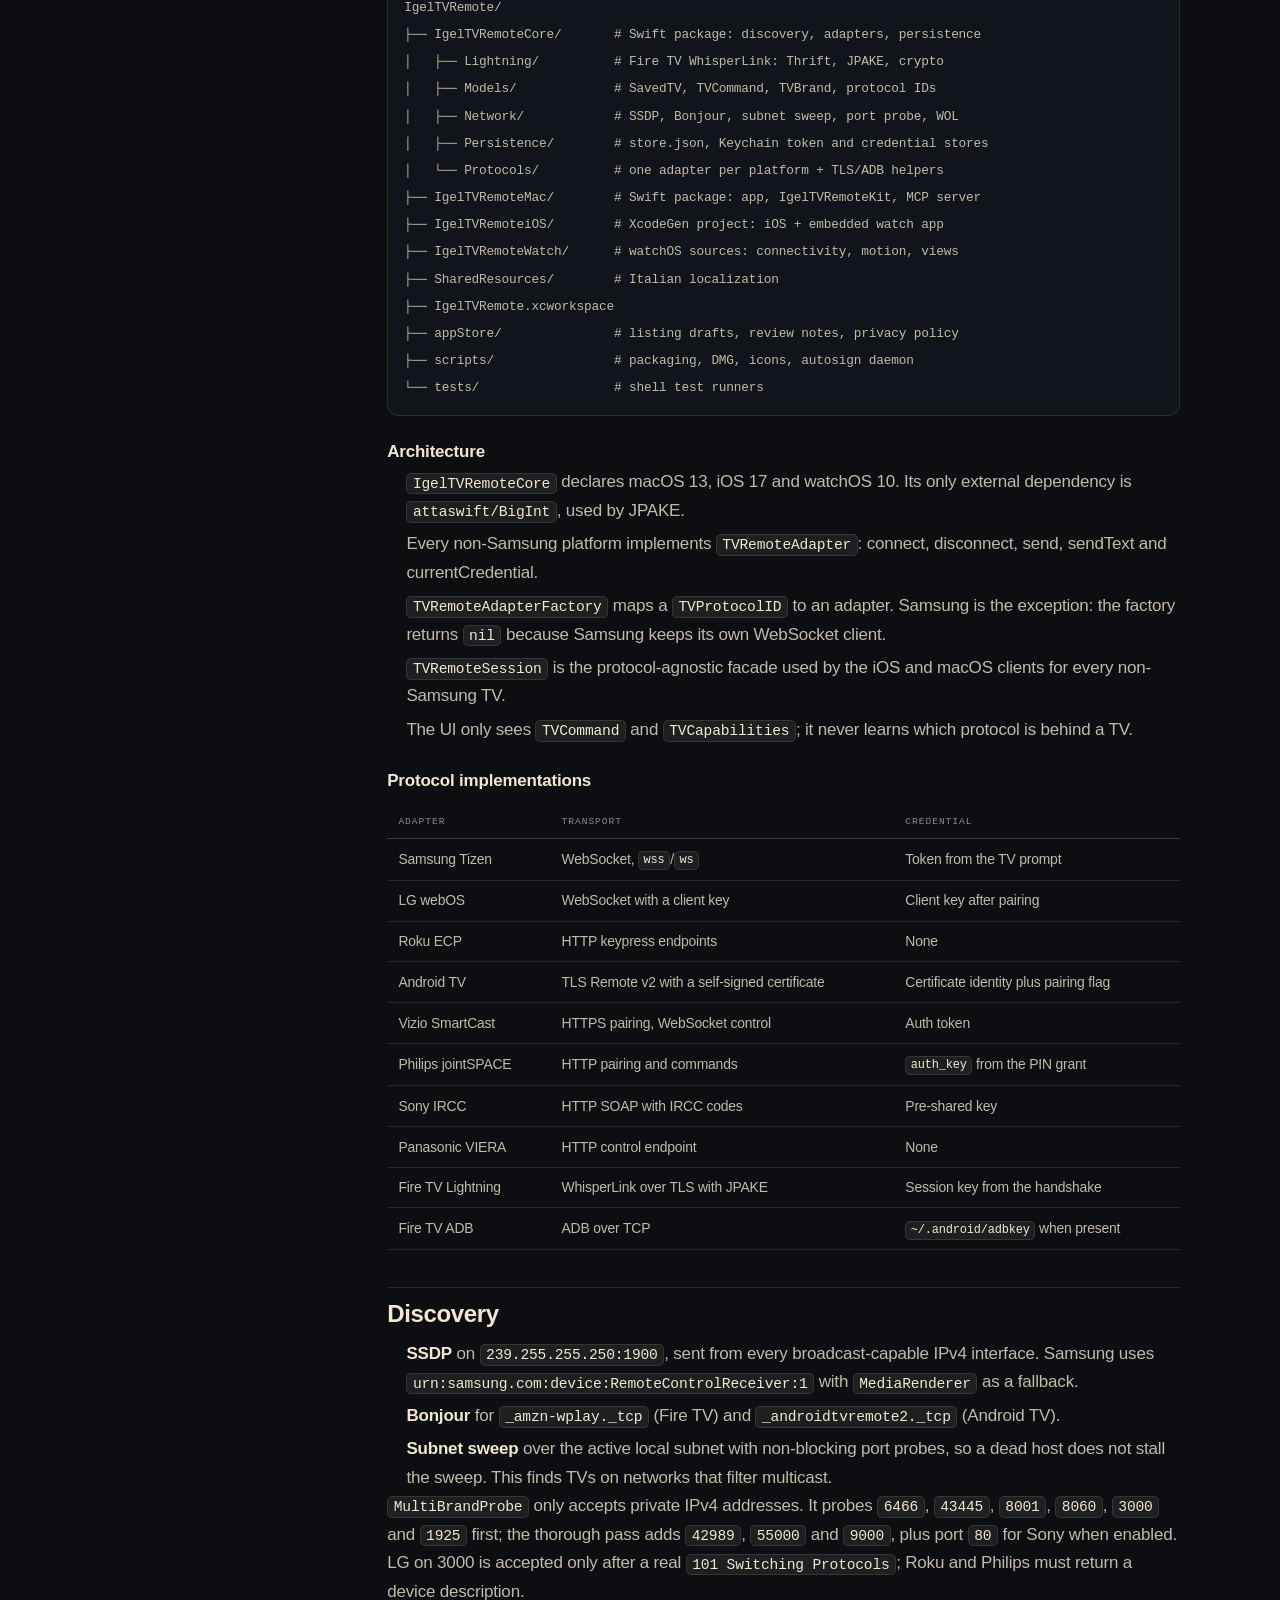
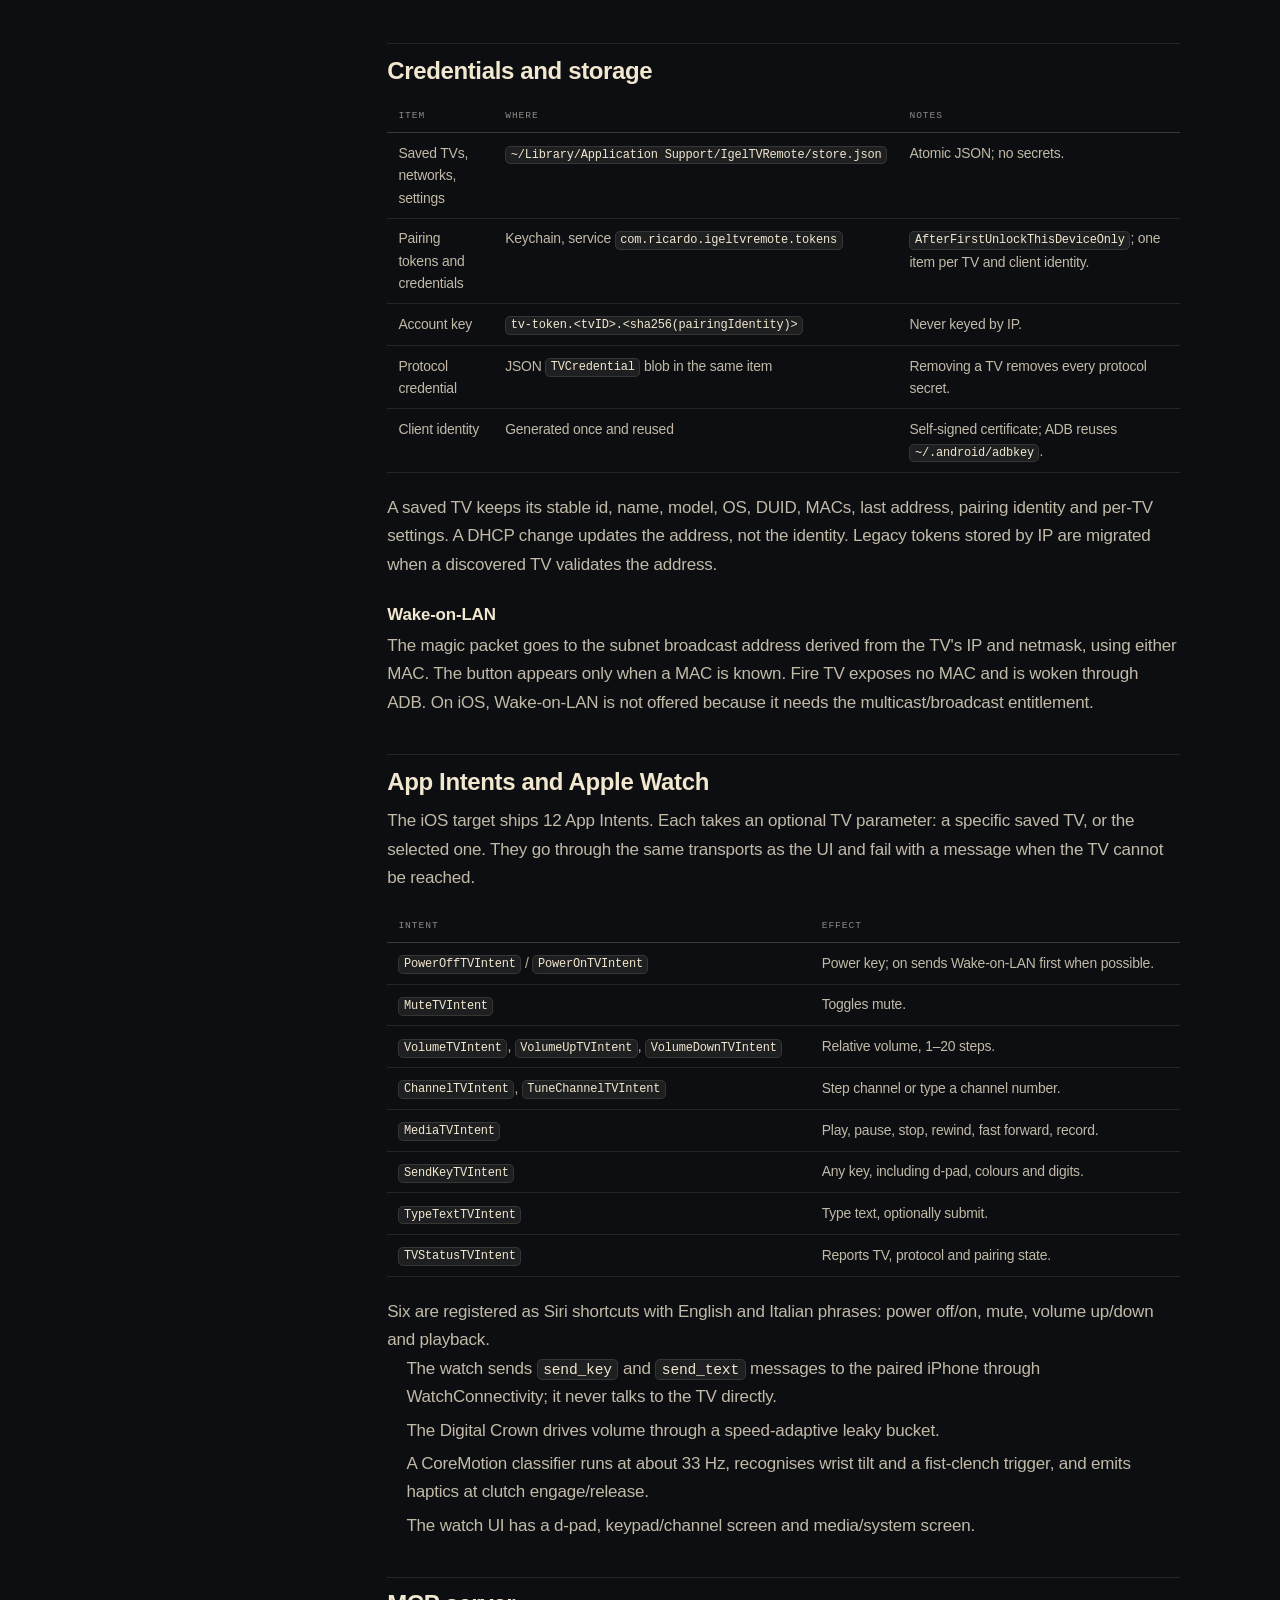
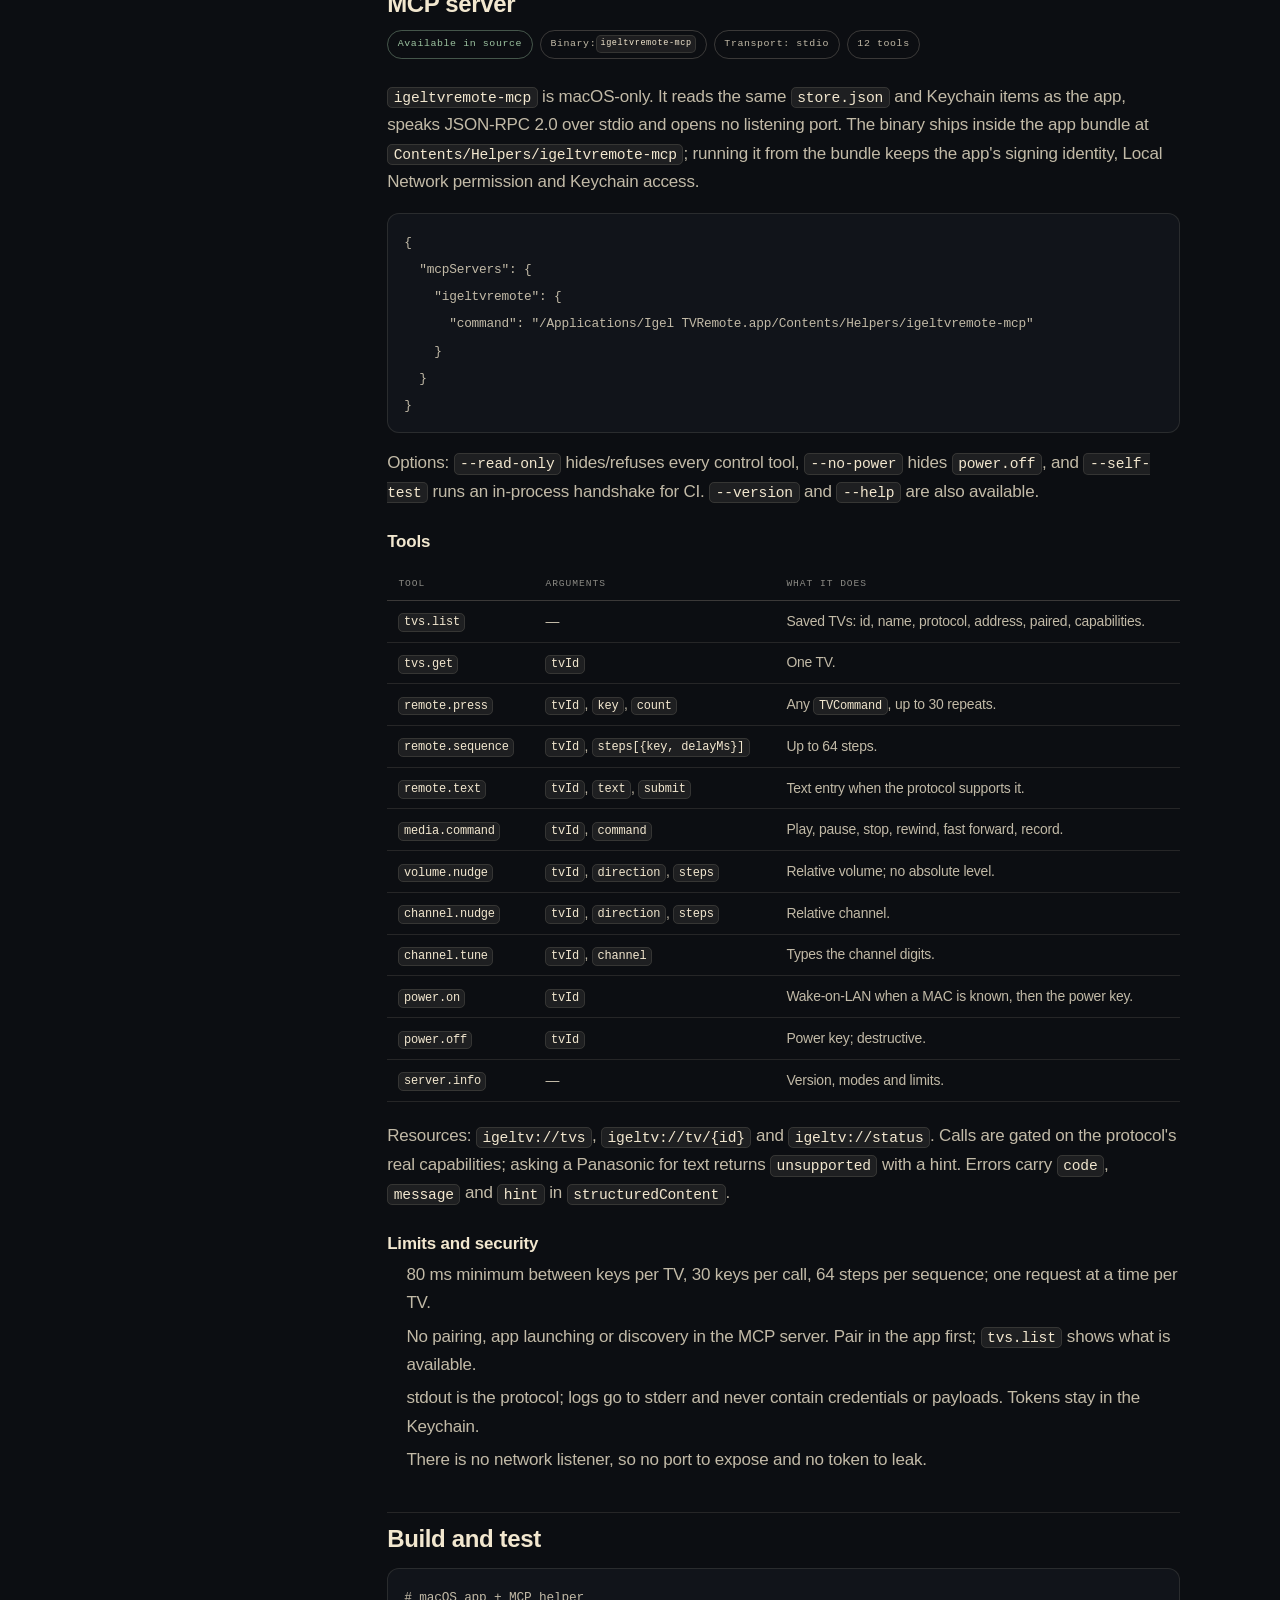
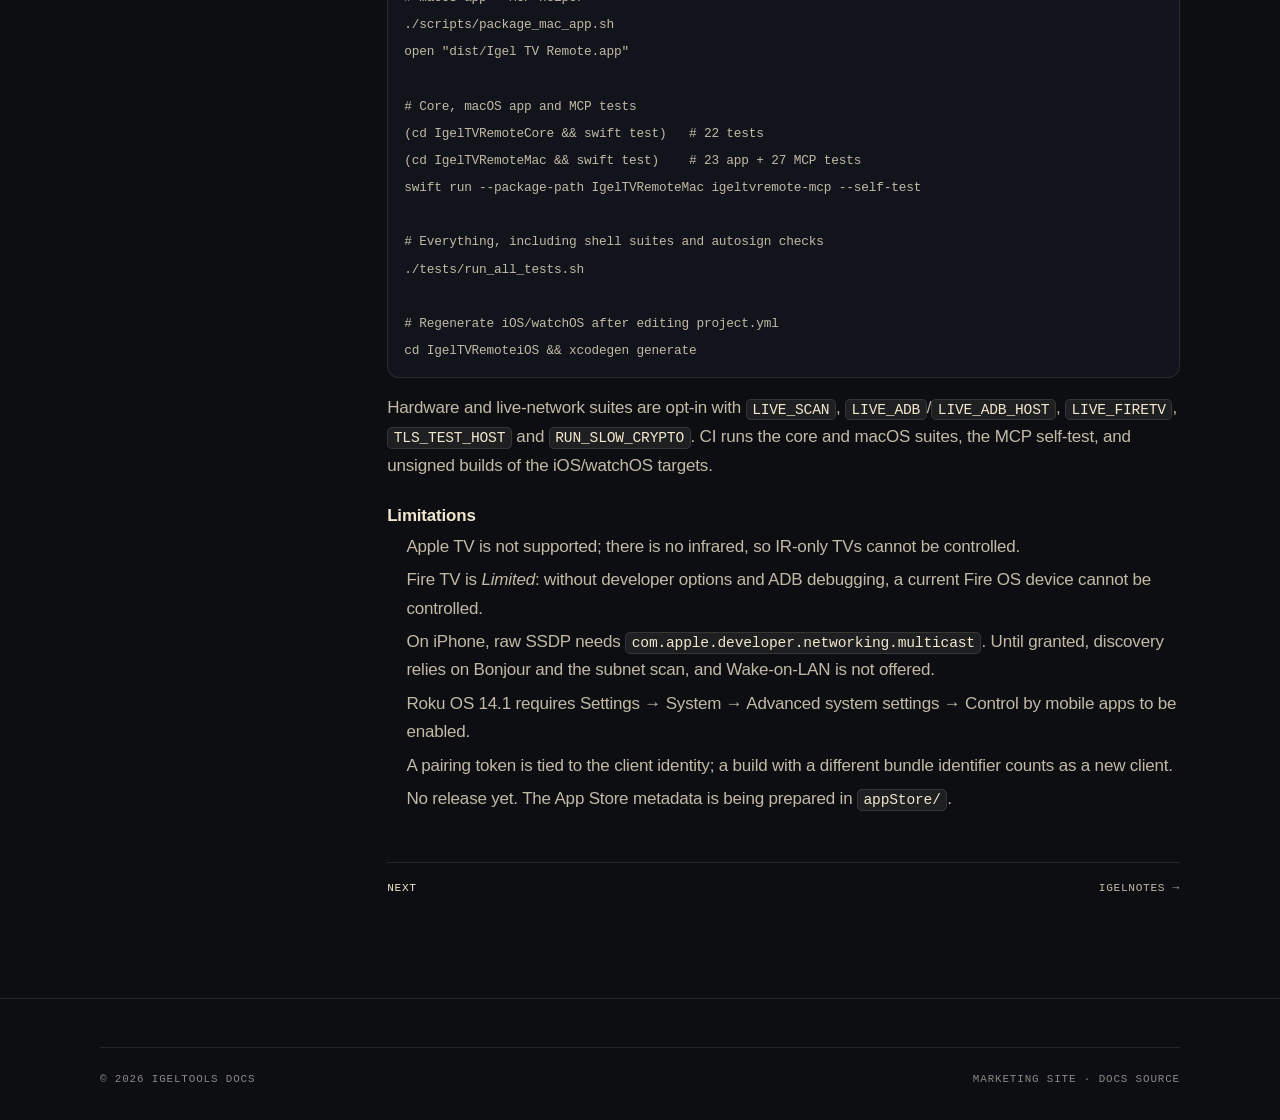
<file: apps/igeltvremote.html>
<!DOCTYPE html>
<html lang="en">
<head>
<meta charset="utf-8">
<meta name="viewport" content="width=device-width, initial-scale=1">
<title>Igel TVRemote — IgelTools Docs</title>
<meta name="description" content="Igel TVRemote documentation: discovery, TV protocols, pairing, credentials, 12 App Intents, Apple Watch control, macOS MCP server, tests and limitations.">
<meta name="theme-color" content="#0c0e12">
<link rel="icon" href="../assets/icons/igeltools-64.png" type="image/png" sizes="64x64">
<link rel="stylesheet" href="../assets/css/style.css">
<link rel="stylesheet" href="../assets/css/docs.css">
</head>
<body>
<a class="skip" href="#main">Skip to content</a>

<header class="site-header docs-header" id="top">
  <div class="wrap header-inner">
    <a class="brand" href="../index.html" aria-label="IgelTools Docs — home">
      <img class="brand-mark" src="../assets/icons/igeltools-256.png" alt="" width="256" height="256">
      <span class="brand-word">Igel<span>Tools</span></span>
      <span class="docs-badge">Docs</span>
    </a>
    <nav class="site-nav" aria-label="Main">
      <a href="../index.html#apps">Apps</a>
      <a href="../mcp/index.html">MCP</a>
      <a class="nav-ext" href="https://chuucommie.github.io/igeltools-web/" target="_blank" rel="noreferrer">Marketing <span aria-hidden="true">↗</span></a>
      <a class="nav-ext" href="https://github.com/Chuucommie" target="_blank" rel="noreferrer">GitHub <span aria-hidden="true">↗</span></a>
    </nav>
  </div>
</header>

<div class="wrap docs-layout">
  <aside class="docs-sidebar">
    <h2>Start</h2>
    <a href="../index.html">Overview</a>
    <a href="../architecture.html">Architecture</a>
    <h2>Apps</h2>
    <a href="igeltvremote.html">Igel TVRemote</a>
    <a href="igelnotes.html">IgelNotes</a>
    <a href="igelserver.html">IgelServer</a>
    <a href="igellauncher.html">IgelLauncher</a>
    <h2>On this page</h2>
    <a href="#overview">Overview</a>
    <a href="#functional">Functional</a>
    <a href="#tvs">Supported TVs</a>
    <a href="#technical">Technical</a>
    <a href="#discovery">Discovery</a>
    <a href="#credentials">Credentials</a>
    <a href="#intents">Intents and watch</a>
    <a href="#mcp">MCP server</a>
    <a href="#build">Build and test</a>
    <span class="side-note">macOS 13+ · iOS 17+ · watchOS 10+<br>LAN only, no cloud relay<br>MCP: macOS stdio, 12 tools.</span>
  </aside>

  <main class="docs-content" id="main">
    <p class="breadcrumb"><a href="../index.html">Docs</a> / Apps / Igel TVRemote</p>
    <h1>Igel TVRemote</h1>
    <p class="lede">A network remote for the smart TVs already on your Wi-Fi, for iPhone, Apple Watch and Mac. Discovery, one pairing per TV, keys, text, wake-on-LAN, 12 App Intents and a macOS MCP server.</p>

    <div class="doc-meta">
      <span class="pill pill--blue">macOS · iOS · watchOS</span>
      <span class="pill">Swift 6 · SwiftUI</span>
      <span class="pill pill--green">MCP: macOS stdio</span>
      <span class="pill pill--amber">No release yet</span>
    </div>

    <h2 id="overview">Overview</h2>
    <p>The app discovers TVs on the current network, pairs once, stores the credential in the Keychain and sends commands directly to the TV. There is no account, no cloud relay and no analytics. Commands travel over the network; there is no infrared emitter and therefore no line-of-sight requirement.</p>
    <p>One Swift package holds the protocol adapters, discovery and persistence. The macOS app is a small SwiftUI window; the iOS and watchOS apps are generated from an XcodeGen project. The iPhone relays commands to the watch over WatchConnectivity. A macOS-only MCP helper exposes the saved TVs to agents.</p>

    <h2 id="functional">Functional documentation</h2>
    <h3>What you can do</h3>
    <ul>
      <li>Find TVs on the current network, or add one by IP address.</li>
      <li>Pair once per TV and reconnect automatically, including after a DHCP address change.</li>
      <li>Send the shared command set: d-pad, OK, back, home, menu, exit, source, info, guide, tools, volume, mute, channel, playback, number pad and colour keys where the platform supports them.</li>
      <li>Enter text on the TV from the iPhone keyboard for protocols with a text channel.</li>
      <li>Control the Mac with hardware keyboard shortcuts mapped to remote commands.</li>
      <li>Wake a TV with Wake-on-LAN when its network interface stays alive in standby and its MAC address is known.</li>
      <li>On Apple Watch, navigate by tapping or tilting the wrist, change volume with the Digital Crown, and use the keypad and media screens through the paired iPhone.</li>
      <li>Use Siri and Shortcuts through 12 App Intents, 6 of them registered as shortcuts.</li>
      <li>Drive the saved TVs from an MCP client on the Mac.</li>
    </ul>

    <h3>Mac keyboard map</h3>
    <table>
      <thead><tr><th>Key</th><th>Remote command</th></tr></thead>
      <tbody>
        <tr><td>Arrows</td><td>D-pad</td></tr>
        <tr><td>Return</td><td>OK</td></tr>
        <tr><td>Esc / Backspace</td><td>Back</td></tr>
        <tr><td><code>+</code> / <code>-</code>, <code>V</code> / <code>B</code>, Shift+Up/Down</td><td>Volume up / down</td></tr>
        <tr><td><code>M</code></td><td>Mute</td></tr>
        <tr><td><code>[</code> / <code>]</code>, Cmd+Up/Down</td><td>Channel up / down</td></tr>
        <tr><td><code>H</code></td><td>Home / Smart Hub</td></tr>
        <tr><td>Space</td><td>Play / pause</td></tr>
        <tr><td><code>S</code>, <code>I</code>, <code>E</code></td><td>Source, info, exit</td></tr>
        <tr><td><code>0</code>–<code>9</code></td><td>Number pad</td></tr>
      </tbody>
    </table>

    <h3>Requirements and permissions</h3>
    <ul>
      <li>macOS 13 or later, iOS 17 or later, watchOS 10 or later; Swift 6 and Xcode 27.</li>
      <li>Local Network permission on first launch. Without it, discovery returns no results because the platform blocks the socket before a packet leaves the device.</li>
      <li>iPhone, Mac and watch must be on the same network as the TV. A watch controls through its paired iPhone.</li>
    </ul>

    <h2 id="tvs">Supported TVs</h2>
    <table>
      <thead><tr><th>Platform</th><th>Ports</th><th>Pairing</th><th>State</th></tr></thead>
      <tbody>
        <tr><td>Samsung Tizen</td><td>8001 / 8002</td><td>Allow the prompt on the TV; token kept per TV</td><td>Supported</td></tr>
        <tr><td>LG webOS</td><td>3000</td><td>Accept the prompt; client key kept</td><td>Supported</td></tr>
        <tr><td>Roku (ECP)</td><td>8060</td><td>None</td><td>Supported</td></tr>
        <tr><td>Android TV / Google TV</td><td>6466 / 6467</td><td>6-hex-digit code; client certificate becomes the credential</td><td>Supported</td></tr>
        <tr><td>Vizio SmartCast</td><td>9000</td><td>4-digit PIN, auth token kept</td><td>Supported</td></tr>
        <tr><td>Philips jointSPACE</td><td>1925</td><td>4-digit PIN grant</td><td>Supported</td></tr>
        <tr><td>Sony (IRCC)</td><td>80</td><td>Pre-shared key</td><td>Supported</td></tr>
        <tr><td>Panasonic VIERA</td><td>55000</td><td>None</td><td>Supported</td></tr>
        <tr><td>Fire TV</td><td>43445 / 42989; 5555 ADB fallback</td><td>WhisperLink/JPAKE; ADB needs developer options and key approval</td><td>Limited</td></tr>
      </tbody>
    </table>
    <p>Fire OS removed the local Lightning service that third-party apps used for pairing. The preferred path is WhisperLink on 43445/42989; when unavailable, control falls back to ADB, which requires developer options and ADB debugging. Apple TV and infrared-only TVs are not supported.</p>

    <h3>Capabilities per protocol</h3>
    <table>
      <thead><tr><th>Protocol</th><th>Text</th><th>Apps</th><th>Wake-on-LAN</th><th>Colour keys</th><th>Number pad</th></tr></thead>
      <tbody>
        <tr><td>Samsung Tizen</td><td>Yes (client layer)</td><td>—</td><td>Yes</td><td>Yes</td><td>Yes</td></tr>
        <tr><td>LG webOS</td><td>Yes</td><td>Yes</td><td>Yes</td><td>Yes</td><td>Yes</td></tr>
        <tr><td>Roku ECP</td><td>Yes</td><td>Yes</td><td>Yes</td><td>—</td><td>Yes</td></tr>
        <tr><td>Android TV</td><td>Yes</td><td>Yes</td><td>Yes</td><td>—</td><td>Yes</td></tr>
        <tr><td>Vizio SmartCast</td><td>—</td><td>Yes</td><td>Yes</td><td>—</td><td>Yes</td></tr>
        <tr><td>Philips jointSPACE</td><td>Yes</td><td>Yes</td><td>Yes</td><td>Yes</td><td>Yes</td></tr>
        <tr><td>Sony IRCC</td><td>—</td><td>Yes</td><td>Yes</td><td>—</td><td>Yes</td></tr>
        <tr><td>Panasonic VIERA</td><td>—</td><td>Yes</td><td>Yes</td><td>Yes</td><td>Yes</td></tr>
        <tr><td>Fire TV Lightning</td><td>Yes</td><td>Yes</td><td>—</td><td>—</td><td>Yes</td></tr>
        <tr><td>Fire TV ADB</td><td>Yes</td><td>Yes</td><td>—</td><td>—</td><td>Yes</td></tr>
      </tbody>
    </table>

    <h2 id="technical">Technical documentation</h2>
    <h3>Package layout</h3>
    <pre><code>IgelTVRemote/
├── IgelTVRemoteCore/       # Swift package: discovery, adapters, persistence
│   ├── Lightning/          # Fire TV WhisperLink: Thrift, JPAKE, crypto
│   ├── Models/             # SavedTV, TVCommand, TVBrand, protocol IDs
│   ├── Network/            # SSDP, Bonjour, subnet sweep, port probe, WOL
│   ├── Persistence/        # store.json, Keychain token and credential stores
│   └── Protocols/          # one adapter per platform + TLS/ADB helpers
├── IgelTVRemoteMac/        # Swift package: app, IgelTVRemoteKit, MCP server
├── IgelTVRemoteiOS/        # XcodeGen project: iOS + embedded watch app
├── IgelTVRemoteWatch/      # watchOS sources: connectivity, motion, views
├── SharedResources/        # Italian localization
├── IgelTVRemote.xcworkspace
├── appStore/               # listing drafts, review notes, privacy policy
├── scripts/                # packaging, DMG, icons, autosign daemon
└── tests/                  # shell test runners</code></pre>

    <h3>Architecture</h3>
    <ul>
      <li><code>IgelTVRemoteCore</code> declares macOS 13, iOS 17 and watchOS 10. Its only external dependency is <code>attaswift/BigInt</code>, used by JPAKE.</li>
      <li>Every non-Samsung platform implements <code>TVRemoteAdapter</code>: connect, disconnect, send, sendText and currentCredential.</li>
      <li><code>TVRemoteAdapterFactory</code> maps a <code>TVProtocolID</code> to an adapter. Samsung is the exception: the factory returns <code>nil</code> because Samsung keeps its own WebSocket client.</li>
      <li><code>TVRemoteSession</code> is the protocol-agnostic facade used by the iOS and macOS clients for every non-Samsung TV.</li>
      <li>The UI only sees <code>TVCommand</code> and <code>TVCapabilities</code>; it never learns which protocol is behind a TV.</li>
    </ul>

    <h3>Protocol implementations</h3>
    <table>
      <thead><tr><th>Adapter</th><th>Transport</th><th>Credential</th></tr></thead>
      <tbody>
        <tr><td>Samsung Tizen</td><td>WebSocket, <code>wss</code>/<code>ws</code></td><td>Token from the TV prompt</td></tr>
        <tr><td>LG webOS</td><td>WebSocket with a client key</td><td>Client key after pairing</td></tr>
        <tr><td>Roku ECP</td><td>HTTP keypress endpoints</td><td>None</td></tr>
        <tr><td>Android TV</td><td>TLS Remote v2 with a self-signed certificate</td><td>Certificate identity plus pairing flag</td></tr>
        <tr><td>Vizio SmartCast</td><td>HTTPS pairing, WebSocket control</td><td>Auth token</td></tr>
        <tr><td>Philips jointSPACE</td><td>HTTP pairing and commands</td><td><code>auth_key</code> from the PIN grant</td></tr>
        <tr><td>Sony IRCC</td><td>HTTP SOAP with IRCC codes</td><td>Pre-shared key</td></tr>
        <tr><td>Panasonic VIERA</td><td>HTTP control endpoint</td><td>None</td></tr>
        <tr><td>Fire TV Lightning</td><td>WhisperLink over TLS with JPAKE</td><td>Session key from the handshake</td></tr>
        <tr><td>Fire TV ADB</td><td>ADB over TCP</td><td><code>~/.android/adbkey</code> when present</td></tr>
      </tbody>
    </table>

    <h2 id="discovery">Discovery</h2>
    <ul>
      <li><strong>SSDP</strong> on <code>239.255.255.250:1900</code>, sent from every broadcast-capable IPv4 interface. Samsung uses <code>urn:samsung.com:device:RemoteControlReceiver:1</code> with <code>MediaRenderer</code> as a fallback.</li>
      <li><strong>Bonjour</strong> for <code>_amzn-wplay._tcp</code> (Fire TV) and <code>_androidtvremote2._tcp</code> (Android TV).</li>
      <li><strong>Subnet sweep</strong> over the active local subnet with non-blocking port probes, so a dead host does not stall the sweep. This finds TVs on networks that filter multicast.</li>
    </ul>
    <p><code>MultiBrandProbe</code> only accepts private IPv4 addresses. It probes <code>6466</code>, <code>43445</code>, <code>8001</code>, <code>8060</code>, <code>3000</code> and <code>1925</code> first; the thorough pass adds <code>42989</code>, <code>55000</code> and <code>9000</code>, plus port <code>80</code> for Sony when enabled. LG on 3000 is accepted only after a real <code>101 Switching Protocols</code>; Roku and Philips must return a device description.</p>

    <h2 id="credentials">Credentials and storage</h2>
    <table>
      <thead><tr><th>Item</th><th>Where</th><th>Notes</th></tr></thead>
      <tbody>
        <tr><td>Saved TVs, networks, settings</td><td><code>~/Library/Application Support/IgelTVRemote/store.json</code></td><td>Atomic JSON; no secrets.</td></tr>
        <tr><td>Pairing tokens and credentials</td><td>Keychain, service <code>com.ricardo.igeltvremote.tokens</code></td><td><code>AfterFirstUnlockThisDeviceOnly</code>; one item per TV and client identity.</td></tr>
        <tr><td>Account key</td><td><code>tv-token.&lt;tvID&gt;.&lt;sha256(pairingIdentity)&gt;</code></td><td>Never keyed by IP.</td></tr>
        <tr><td>Protocol credential</td><td>JSON <code>TVCredential</code> blob in the same item</td><td>Removing a TV removes every protocol secret.</td></tr>
        <tr><td>Client identity</td><td>Generated once and reused</td><td>Self-signed certificate; ADB reuses <code>~/.android/adbkey</code>.</td></tr>
      </tbody>
    </table>
    <p>A saved TV keeps its stable id, name, model, OS, DUID, MACs, last address, pairing identity and per-TV settings. A DHCP change updates the address, not the identity. Legacy tokens stored by IP are migrated when a discovered TV validates the address.</p>

    <h3>Wake-on-LAN</h3>
    <p>The magic packet goes to the subnet broadcast address derived from the TV's IP and netmask, using either MAC. The button appears only when a MAC is known. Fire TV exposes no MAC and is woken through ADB. On iOS, Wake-on-LAN is not offered because it needs the multicast/broadcast entitlement.</p>

    <h2 id="intents">App Intents and Apple Watch</h2>
    <p>The iOS target ships 12 App Intents. Each takes an optional TV parameter: a specific saved TV, or the selected one. They go through the same transports as the UI and fail with a message when the TV cannot be reached.</p>
    <table>
      <thead><tr><th>Intent</th><th>Effect</th></tr></thead>
      <tbody>
        <tr><td><code>PowerOffTVIntent</code> / <code>PowerOnTVIntent</code></td><td>Power key; on sends Wake-on-LAN first when possible.</td></tr>
        <tr><td><code>MuteTVIntent</code></td><td>Toggles mute.</td></tr>
        <tr><td><code>VolumeTVIntent</code>, <code>VolumeUpTVIntent</code>, <code>VolumeDownTVIntent</code></td><td>Relative volume, 1–20 steps.</td></tr>
        <tr><td><code>ChannelTVIntent</code>, <code>TuneChannelTVIntent</code></td><td>Step channel or type a channel number.</td></tr>
        <tr><td><code>MediaTVIntent</code></td><td>Play, pause, stop, rewind, fast forward, record.</td></tr>
        <tr><td><code>SendKeyTVIntent</code></td><td>Any key, including d-pad, colours and digits.</td></tr>
        <tr><td><code>TypeTextTVIntent</code></td><td>Type text, optionally submit.</td></tr>
        <tr><td><code>TVStatusTVIntent</code></td><td>Reports TV, protocol and pairing state.</td></tr>
      </tbody>
    </table>
    <p>Six are registered as Siri shortcuts with English and Italian phrases: power off/on, mute, volume up/down and playback.</p>
    <ul>
      <li>The watch sends <code>send_key</code> and <code>send_text</code> messages to the paired iPhone through WatchConnectivity; it never talks to the TV directly.</li>
      <li>The Digital Crown drives volume through a speed-adaptive leaky bucket.</li>
      <li>A CoreMotion classifier runs at about 33 Hz, recognises wrist tilt and a fist-clench trigger, and emits haptics at clutch engage/release.</li>
      <li>The watch UI has a d-pad, keypad/channel screen and media/system screen.</li>
    </ul>

    <h2 id="mcp">MCP server</h2>
    <div class="doc-meta">
      <span class="pill pill--green">Available in source</span>
      <span class="pill">Binary: <code>igeltvremote-mcp</code></span>
      <span class="pill">Transport: stdio</span>
      <span class="pill">12 tools</span>
    </div>
    <p><code>igeltvremote-mcp</code> is macOS-only. It reads the same <code>store.json</code> and Keychain items as the app, speaks JSON-RPC 2.0 over stdio and opens no listening port. The binary ships inside the app bundle at <code>Contents/Helpers/igeltvremote-mcp</code>; running it from the bundle keeps the app's signing identity, Local Network permission and Keychain access.</p>
    <pre><code>{
  "mcpServers": {
    "igeltvremote": {
      "command": "/Applications/Igel TVRemote.app/Contents/Helpers/igeltvremote-mcp"
    }
  }
}</code></pre>
    <p>Options: <code>--read-only</code> hides/refuses every control tool, <code>--no-power</code> hides <code>power.off</code>, and <code>--self-test</code> runs an in-process handshake for CI. <code>--version</code> and <code>--help</code> are also available.</p>

    <h3>Tools</h3>
    <table>
      <thead><tr><th>Tool</th><th>Arguments</th><th>What it does</th></tr></thead>
      <tbody>
        <tr><td><code>tvs.list</code></td><td>—</td><td>Saved TVs: id, name, protocol, address, paired, capabilities.</td></tr>
        <tr><td><code>tvs.get</code></td><td><code>tvId</code></td><td>One TV.</td></tr>
        <tr><td><code>remote.press</code></td><td><code>tvId</code>, <code>key</code>, <code>count</code></td><td>Any <code>TVCommand</code>, up to 30 repeats.</td></tr>
        <tr><td><code>remote.sequence</code></td><td><code>tvId</code>, <code>steps[{key, delayMs}]</code></td><td>Up to 64 steps.</td></tr>
        <tr><td><code>remote.text</code></td><td><code>tvId</code>, <code>text</code>, <code>submit</code></td><td>Text entry when the protocol supports it.</td></tr>
        <tr><td><code>media.command</code></td><td><code>tvId</code>, <code>command</code></td><td>Play, pause, stop, rewind, fast forward, record.</td></tr>
        <tr><td><code>volume.nudge</code></td><td><code>tvId</code>, <code>direction</code>, <code>steps</code></td><td>Relative volume; no absolute level.</td></tr>
        <tr><td><code>channel.nudge</code></td><td><code>tvId</code>, <code>direction</code>, <code>steps</code></td><td>Relative channel.</td></tr>
        <tr><td><code>channel.tune</code></td><td><code>tvId</code>, <code>channel</code></td><td>Types the channel digits.</td></tr>
        <tr><td><code>power.on</code></td><td><code>tvId</code></td><td>Wake-on-LAN when a MAC is known, then the power key.</td></tr>
        <tr><td><code>power.off</code></td><td><code>tvId</code></td><td>Power key; destructive.</td></tr>
        <tr><td><code>server.info</code></td><td>—</td><td>Version, modes and limits.</td></tr>
      </tbody>
    </table>
    <p>Resources: <code>igeltv://tvs</code>, <code>igeltv://tv/{id}</code> and <code>igeltv://status</code>. Calls are gated on the protocol's real capabilities; asking a Panasonic for text returns <code>unsupported</code> with a hint. Errors carry <code>code</code>, <code>message</code> and <code>hint</code> in <code>structuredContent</code>.</p>

    <h3>Limits and security</h3>
    <ul>
      <li>80 ms minimum between keys per TV, 30 keys per call, 64 steps per sequence; one request at a time per TV.</li>
      <li>No pairing, app launching or discovery in the MCP server. Pair in the app first; <code>tvs.list</code> shows what is available.</li>
      <li>stdout is the protocol; logs go to stderr and never contain credentials or payloads. Tokens stay in the Keychain.</li>
      <li>There is no network listener, so no port to expose and no token to leak.</li>
    </ul>

    <h2 id="build">Build and test</h2>
    <pre><code># macOS app + MCP helper
./scripts/package_mac_app.sh
open "dist/Igel TV Remote.app"

# Core, macOS app and MCP tests
(cd IgelTVRemoteCore &amp;&amp; swift test)   # 22 tests
(cd IgelTVRemoteMac &amp;&amp; swift test)    # 23 app + 27 MCP tests
swift run --package-path IgelTVRemoteMac igeltvremote-mcp --self-test

# Everything, including shell suites and autosign checks
./tests/run_all_tests.sh

# Regenerate iOS/watchOS after editing project.yml
cd IgelTVRemoteiOS &amp;&amp; xcodegen generate</code></pre>
    <p>Hardware and live-network suites are opt-in with <code>LIVE_SCAN</code>, <code>LIVE_ADB</code>/<code>LIVE_ADB_HOST</code>, <code>LIVE_FIRETV</code>, <code>TLS_TEST_HOST</code> and <code>RUN_SLOW_CRYPTO</code>. CI runs the core and macOS suites, the MCP self-test, and unsigned builds of the iOS/watchOS targets.</p>

    <h3>Limitations</h3>
    <ul>
      <li>Apple TV is not supported; there is no infrared, so IR-only TVs cannot be controlled.</li>
      <li>Fire TV is <em>Limited</em>: without developer options and ADB debugging, a current Fire OS device cannot be controlled.</li>
      <li>On iPhone, raw SSDP needs <code>com.apple.developer.networking.multicast</code>. Until granted, discovery relies on Bonjour and the subnet scan, and Wake-on-LAN is not offered.</li>
      <li>Roku OS 14.1 requires Settings → System → Advanced system settings → Control by mobile apps to be enabled.</li>
      <li>A pairing token is tied to the client identity; a build with a different bundle identifier counts as a new client.</li>
      <li>No release yet. The App Store metadata is being prepared in <code>appStore/</code>.</li>
    </ul>

    <div class="docs-next">
      <span>Next</span>
      <a href="igelnotes.html">IgelNotes →</a>
    </div>
  </main>
</div>

<footer class="site-footer">
  <div class="wrap">
    <div class="footer-bottom">
      <span>© <span id="year">2026</span> IgelTools Docs</span>
      <span><a href="https://chuucommie.github.io/igeltools-web/" target="_blank" rel="noreferrer">Marketing site</a> · <a href="https://github.com/Chuucommie/igeltools-docs" target="_blank" rel="noreferrer">Docs source</a></span>
    </div>
  </div>
</footer>

<script src="../assets/js/docs.js" defer></script>
</body>
</html>
</file>
<file: assets/css/style.css>
/* ==========================================================================
   IgelTools — site stylesheet
   Ink and cream, the IgelTools field green as brand accent, one colour per app.
   No dependencies, no build step.
   ========================================================================== */

:root {
  --bg: #0c0e12;
  --bg-soft: #11141a;
  --surface: #151922;
  --surface-2: #1b202a;

  --ink: #f2e7cf;          /* cream, from the illustration */
  --ink-2: #c2baa7;
  --ink-3: #8b8a84;

  --blue: #216de7;         /* Igel TVRemote field blue */
  --blue-bright: #5c97ff;
  --green: #568058;        /* IgelTools field green */
  --green-bright: #9cc3a0;
  --ink-on-paper: #22262d;

  --line: rgba(242, 231, 207, 0.11);
  --line-strong: rgba(242, 231, 207, 0.2);

  --sans: -apple-system, BlinkMacSystemFont, "Segoe UI", Inter, Roboto, Helvetica, Arial, sans-serif;
  --mono: ui-monospace, SFMono-Regular, "SF Mono", Menlo, Consolas, "Liberation Mono", monospace;
  --serif: "Iowan Old Style", "Palatino Linotype", Palatino, "Book Antiqua", Georgia, serif;

  --wrap: 1160px;
  --pad: clamp(20px, 5vw, 40px);
  --radius: 22px;
}

*,
*::before,
*::after { box-sizing: border-box; }

html {
  -webkit-text-size-adjust: 100%;
  scroll-behavior: smooth;
}

body {
  margin: 0;
  background: var(--bg);
  color: var(--ink);
  font-family: var(--sans);
  font-size: 17px;
  line-height: 1.6;
  letter-spacing: -0.011em;
  -webkit-font-smoothing: antialiased;
  overflow-x: hidden;
}

h1, h2, h3, h4 {
  margin: 0;
  font-weight: 600;
  letter-spacing: -0.035em;
  line-height: 1.03;
  text-wrap: balance;
}

p { margin: 0; }
ul, ol, dl, dd { margin: 0; padding: 0; list-style: none; }
img { display: block; max-width: 100%; height: auto; }
a { color: inherit; text-decoration: none; }
button { font: inherit; color: inherit; }

::selection {
  background: var(--green);
  color: #fff;
}

:focus-visible {
  outline: 2px solid var(--green-bright);
  outline-offset: 3px;
  border-radius: 4px;
}

.skip {
  position: absolute;
  left: -9999px;
  top: 0;
  z-index: 100;
  background: var(--ink);
  color: var(--bg);
  padding: 10px 16px;
  border-radius: 0 0 10px 0;
  font-weight: 600;
}
.skip:focus { left: 0; }

/* ---------- layout ---------- */

.wrap {
  width: 100%;
  max-width: var(--wrap);
  margin-inline: auto;
  padding-inline: var(--pad);
}

.section {
  padding-block: clamp(72px, 11vw, 132px);
  border-top: 1px solid var(--line);
  scroll-margin-top: 76px;
}

.eyebrow {
  display: flex;
  align-items: center;
  gap: 0.6rem;
  font-family: var(--mono);
  font-size: 0.72rem;
  letter-spacing: 0.16em;
  text-transform: uppercase;
  color: var(--ink-3);
  margin-bottom: 1.5rem;
}
.eyebrow .num { color: var(--green-bright); }
.eyebrow::after {
  content: "";
  flex: 1;
  height: 1px;
  background: var(--line);
}

.section-head { max-width: 720px; margin-bottom: clamp(36px, 5vw, 60px); }
.section-head h2 {
  font-size: clamp(1.9rem, 4vw, 3.1rem);
  margin-bottom: 1rem;
}
.section-sub {
  color: var(--ink-2);
  font-size: 1.02rem;
  max-width: 56ch;
}

.dot {
  width: 7px;
  height: 7px;
  border-radius: 50%;
  background: var(--ink-3);
  display: inline-block;
  flex: none;
}
.dot-live { background: var(--green-bright); box-shadow: 0 0 0 4px rgba(156, 195, 160, 0.14); }

/* ---------- buttons ---------- */

.btn {
  display: inline-flex;
  align-items: center;
  justify-content: center;
  gap: 0.5rem;
  padding: 0.78rem 1.35rem;
  border-radius: 999px;
  border: 1px solid transparent;
  font-size: 0.94rem;
  font-weight: 560;
  letter-spacing: -0.01em;
  cursor: pointer;
  transition: transform 0.18s ease, background 0.18s ease, border-color 0.18s ease, color 0.18s ease;
  white-space: nowrap;
}
.btn:hover { transform: translateY(-1px); }
.btn:active { transform: translateY(0); }

.btn-primary { background: var(--ink); color: #12151b; }
.btn-primary:hover { background: #fffaf0; }

.btn-ghost { border-color: var(--line-strong); color: var(--ink); }
.btn-ghost:hover { border-color: rgba(156, 195, 160, 0.55); background: rgba(156, 195, 160, 0.08); }

.btn-green { background: var(--green); color: #fff; }
.btn-green:hover { background: #649165; }

.btn-sm { padding: 0.52rem 1rem; font-size: 0.85rem; }
.btn-block { width: 100%; }

.link-quiet {
  display: inline-block;
  font-family: var(--mono);
  font-size: 0.74rem;
  letter-spacing: 0.1em;
  text-transform: uppercase;
  color: var(--ink-3);
  border-bottom: 1px solid var(--line);
  padding-bottom: 3px;
  transition: color 0.18s ease, border-color 0.18s ease;
}
.link-quiet:hover { color: var(--ink); border-color: var(--green-bright); }

/* ---------- header ---------- */

.site-header {
  position: sticky;
  top: 0;
  z-index: 50;
  background: rgba(12, 14, 18, 0.72);
  -webkit-backdrop-filter: saturate(160%) blur(14px);
  backdrop-filter: saturate(160%) blur(14px);
  border-bottom: 1px solid transparent;
  transition: border-color 0.25s ease, background 0.25s ease;
}
.site-header.is-scrolled {
  border-bottom-color: var(--line);
  background: rgba(12, 14, 18, 0.9);
}

.header-inner {
  display: flex;
  align-items: center;
  gap: 1rem;
  height: 68px;
}

.brand { display: inline-flex; align-items: center; gap: 0.6rem; }
.brand-mark { width: 36px; height: 36px; border-radius: 9px; border: 1px solid var(--line); }
.brand-word {
  font-family: var(--serif);
  font-size: 1.2rem;
  font-weight: 600;
  letter-spacing: -0.01em;
}
.brand-word span { color: var(--ink-3); font-weight: 460; }

.site-nav {
  margin-left: auto;
  display: flex;
  align-items: center;
  gap: clamp(14px, 2.2vw, 26px);
}
.site-nav a:not(.btn) {
  font-size: 0.9rem;
  color: var(--ink-2);
  transition: color 0.16s ease;
}
.site-nav a:not(.btn):hover { color: var(--ink); }
.nav-ext { display: inline-flex; align-items: center; gap: 0.3rem; }
.nav-ext span { font-size: 0.8em; color: var(--ink-3); }

.nav-toggle {
  display: none;
  margin-left: auto;
  background: none;
  border: 1px solid var(--line-strong);
  border-radius: 999px;
  padding: 0.45rem 0.9rem;
  font-family: var(--mono);
  font-size: 0.72rem;
  letter-spacing: 0.1em;
  text-transform: uppercase;
  cursor: pointer;
}

/* ---------- hero ---------- */

.hero {
  display: grid;
  grid-template-columns: minmax(0, 1.15fr) minmax(0, 0.85fr);
  gap: clamp(32px, 6vw, 72px);
  align-items: center;
  padding-block: clamp(56px, 9vw, 104px) clamp(48px, 7vw, 88px);
}

.hero-copy .eyebrow { margin-bottom: 1.6rem; }

.hero h1 {
  font-size: clamp(2.6rem, 6.4vw, 4.7rem);
  letter-spacing: -0.045em;
  margin-bottom: 1.5rem;
}
.hero h1 em {
  font-family: var(--serif);
  font-style: italic;
  font-weight: 400;
  letter-spacing: -0.02em;
}

.lede {
  font-size: clamp(1.02rem, 1.5vw, 1.17rem);
  color: var(--ink-2);
  max-width: 46ch;
  line-height: 1.62;
}

.hero-actions {
  display: flex;
  flex-wrap: wrap;
  gap: 0.75rem;
  margin-top: 2rem;
}

.hero-meta {
  display: flex;
  flex-wrap: wrap;
  gap: 0.5rem 1.5rem;
  margin-top: 2rem;
  padding-top: 1.4rem;
  border-top: 1px solid var(--line);
  font-family: var(--mono);
  font-size: 0.72rem;
  letter-spacing: 0.1em;
  text-transform: uppercase;
  color: var(--ink-3);
}
.hero-meta li { display: flex; align-items: center; gap: 0.5rem; }

.hero-art {
  position: relative;
  display: grid;
  place-items: center;
  min-height: 320px;
}

.glow {
  position: absolute;
  inset: -12% -6%;
  background: radial-gradient(circle at 50% 45%, rgba(86, 128, 88, 0.55), transparent 62%);
  filter: blur(6px);
  z-index: 0;
}

.icon-card {
  position: relative;
  z-index: 1;
  width: clamp(190px, 24vw, 268px);
  aspect-ratio: 1;
  border-radius: 23%;
  overflow: hidden;
  box-shadow:
    0 2px 0 rgba(255, 255, 255, 0.16) inset,
    0 30px 70px -20px rgba(0, 0, 0, 0.85),
    0 0 0 1px rgba(242, 231, 207, 0.12);
  transform: rotate(-4deg);
  transition: transform 0.5s cubic-bezier(0.2, 0.8, 0.2, 1);
}
.icon-card:hover { transform: rotate(-1deg) scale(1.02); }
.icon-card img { width: 100%; height: 100%; object-fit: cover; }

.chip {
  position: absolute;
  z-index: 2;
  display: inline-flex;
  align-items: center;
  gap: 0.45rem;
  padding: 0.45rem 0.8rem;
  border-radius: 999px;
  background: rgba(21, 25, 34, 0.82);
  border: 1px solid var(--line-strong);
  -webkit-backdrop-filter: blur(10px);
  backdrop-filter: blur(10px);
  font-family: var(--mono);
  font-size: 0.68rem;
  letter-spacing: 0.08em;
  text-transform: uppercase;
  color: var(--ink-2);
  box-shadow: 0 12px 30px -12px rgba(0, 0, 0, 0.9);
}
.chip-a { top: 8%; right: -4%; }
.chip-b { bottom: 10%; left: -6%; }

/* ---------- strip ---------- */

.strip {
  display: flex;
  flex-wrap: wrap;
  gap: 0.5rem 2rem;
  padding-block: 1.1rem;
  border-top: 1px solid var(--line);
  font-family: var(--mono);
  font-size: 0.72rem;
  letter-spacing: 0.1em;
  text-transform: uppercase;
  color: var(--ink-3);
}
.strip-sep { color: var(--ink-3); opacity: 0.5; }

/* ---------- app card ---------- */

.app-card {
  display: grid;
  grid-template-columns: minmax(0, 1.55fr) minmax(0, 1fr);
  gap: clamp(24px, 4vw, 44px);
  padding: clamp(24px, 3.4vw, 40px);
  border: 1px solid var(--line);
  border-radius: var(--radius);
  background: linear-gradient(180deg, var(--surface), var(--bg-soft));
}
.app-card:hover { border-color: var(--line-strong); }
.app-card + .app-card { margin-top: 1rem; }

.app-card--remote {
  background:
    radial-gradient(120% 130% at 0% 0%, rgba(33, 109, 231, 0.13), transparent 58%),
    linear-gradient(180deg, var(--surface), var(--bg-soft));
}
.app-card--remote .app-kicker { color: var(--blue-bright); }
.app-card--remote .badge {
  border-color: rgba(92, 151, 255, 0.35);
  background: rgba(92, 151, 255, 0.09);
}
.app-card--remote .status-list li.is-on { border-color: rgba(92, 151, 255, 0.32); }
.app-card--remote .status-list li.is-on span { color: var(--blue-bright); }

.app-card--notes {
  background:
    radial-gradient(120% 130% at 0% 0%, rgba(84, 48, 92, 0.34), transparent 58%),
    linear-gradient(180deg, var(--surface), var(--bg-soft));
}
.app-card--notes .app-kicker { color: #c9a4d6; }
.app-card--notes .badge {
  border-color: rgba(201, 164, 214, 0.35);
  background: rgba(201, 164, 214, 0.09);
}
.app-card--notes .status-list li.is-on { border-color: rgba(201, 164, 214, 0.32); }
.app-card--notes .status-list li.is-on span { color: #c9a4d6; }

.app-card--server {
  background:
    radial-gradient(120% 130% at 0% 0%, rgba(56, 82, 105, 0.28), transparent 58%),
    linear-gradient(180deg, var(--surface), var(--bg-soft));
}
.app-card--server .app-kicker { color: #9fb8cd; }
.app-card--server .badge {
  border-color: rgba(159, 184, 205, 0.35);
  background: rgba(159, 184, 205, 0.09);
}
.app-card--server .status-list li.is-on { border-color: rgba(159, 184, 205, 0.32); }
.app-card--server .status-list li.is-on span { color: #9fb8cd; }

.app-card--launcher {
  background:
    radial-gradient(120% 130% at 0% 0%, rgba(86, 128, 88, 0.3), transparent 58%),
    linear-gradient(180deg, var(--surface), var(--bg-soft));
}
.app-card--launcher .app-kicker { color: var(--green-bright); }

code {
  font-family: var(--mono);
  font-size: 0.86em;
  padding: 0.12em 0.38em;
  border-radius: 5px;
  background: rgba(242, 231, 207, 0.08);
  border: 1px solid var(--line);
}

.app-card-main { display: grid; grid-template-columns: auto minmax(0, 1fr); gap: clamp(18px, 2.4vw, 28px); align-items: center; }

.app-thumb {
  width: clamp(84px, 10vw, 112px);
  aspect-ratio: 1;
  border-radius: 23%;
  overflow: hidden;
  border: 1px solid var(--line);
  flex: none;
}
.app-thumb img { width: 100%; height: 100%; object-fit: cover; }

.app-kicker {
  font-family: var(--mono);
  font-size: 0.7rem;
  letter-spacing: 0.12em;
  text-transform: uppercase;
  color: var(--green-bright);
  margin-bottom: 0.6rem;
}
.app-title { font-size: clamp(1.55rem, 2.6vw, 2.05rem); margin-bottom: 0.7rem; }
.app-desc { color: var(--ink-2); max-width: 44ch; }

.badge {
  display: inline-flex;
  align-items: center;
  gap: 0.5rem;
  align-self: start;
  padding: 0.35rem 0.75rem 0.35rem 0.6rem;
  border: 1px solid rgba(156, 195, 160, 0.35);
  border-radius: 999px;
  background: rgba(156, 195, 160, 0.09);
  font-family: var(--mono);
  font-size: 0.66rem;
  letter-spacing: 0.1em;
  text-transform: uppercase;
  color: var(--ink);
}

.app-side {
  display: flex;
  flex-direction: column;
  gap: 1rem;
  padding-left: clamp(0px, 2vw, 8px);
  border-left: 1px solid var(--line);
}
@media (max-width: 760px) {
  .app-side { border-left: 0; padding-left: 0; border-top: 1px solid var(--line); padding-top: 1.2rem; }
}

.status-list {
  display: grid;
  grid-template-columns: 1fr 1fr;
  gap: 0.4rem;
}
.status-list li {
  display: flex;
  align-items: center;
  justify-content: space-between;
  gap: 0.5rem;
  padding: 0.42rem 0.65rem;
  border: 1px solid var(--line);
  border-radius: 999px;
  font-size: 0.8rem;
  color: var(--ink-3);
}
.status-list li span {
  font-family: var(--mono);
  font-size: 0.6rem;
  letter-spacing: 0.08em;
  text-transform: uppercase;
  opacity: 0.85;
}
.status-list li.is-on { color: var(--ink); border-color: rgba(156, 195, 160, 0.32); }
.status-list li.is-on span { color: var(--green-bright); }

.ghost-grid {
  display: grid;
  grid-template-columns: repeat(auto-fit, minmax(240px, 1fr));
  gap: 1rem;
  margin-top: 1rem;
}
.ghost-card {
  padding: 1.6rem;
  border: 1px dashed rgba(242, 231, 207, 0.16);
  border-radius: var(--radius);
  color: var(--ink-3);
}
.ghost-tag {
  font-family: var(--mono);
  font-size: 0.64rem;
  letter-spacing: 0.14em;
  text-transform: uppercase;
  color: var(--ink-3);
}
.ghost-card h4 {
  font-size: 1rem;
  letter-spacing: -0.02em;
  color: var(--ink-2);
  margin: 0.7rem 0 0.5rem;
  line-height: 1.4;
}
.ghost-card p { font-size: 0.9rem; }

/* ---------- principles ---------- */

.principles {
  display: grid;
  grid-template-columns: repeat(3, minmax(0, 1fr));
  gap: 0;
  border-top: 1px solid var(--line);
}
.principle {
  padding: clamp(22px, 2.6vw, 30px) clamp(18px, 2.4vw, 28px) clamp(22px, 2.6vw, 30px) 0;
  border-bottom: 1px solid var(--line);
  border-right: 1px solid var(--line);
}
.principle:nth-child(3n) { border-right: 0; }
.principle-num {
  font-family: var(--mono);
  font-size: 0.68rem;
  letter-spacing: 0.14em;
  color: var(--green-bright);
  display: block;
  margin-bottom: 0.9rem;
}
.principle h3 { font-size: 1.06rem; letter-spacing: -0.02em; margin-bottom: 0.55rem; }
.principle p { font-size: 0.93rem; color: var(--ink-2); line-height: 1.55; }

/* ---------- brands ---------- */

.brands {
  display: grid;
  grid-template-columns: repeat(3, minmax(0, 1fr));
  border-top: 1px solid var(--line);
  border-left: 1px solid var(--line);
}
.brand-cell {
  padding: 1rem 1.1rem;
  border-right: 1px solid var(--line);
  border-bottom: 1px solid var(--line);
  display: flex;
  flex-direction: column;
  gap: 0.2rem;
}
.brand-cell strong { font-weight: 560; font-size: 0.98rem; letter-spacing: -0.02em; }
.brand-cell span {
  font-family: var(--mono);
  font-size: 0.62rem;
  letter-spacing: 0.09em;
  text-transform: uppercase;
  color: var(--ink-3);
}
.brand-cell.is-limited span { color: #c99a5c; }

.note {
  margin-top: 1.2rem;
  font-size: 0.86rem;
  color: var(--ink-3);
  max-width: 68ch;
}

/* ---------- roadmap ---------- */

.roadmap { border-top: 1px solid var(--line); }
.roadmap-row {
  display: grid;
  grid-template-columns: minmax(0, 1fr) minmax(0, 1fr) auto;
  gap: 1rem;
  align-items: center;
  padding-block: 1rem;
  border-bottom: 1px solid var(--line);
}
.roadmap-name { font-weight: 560; font-size: 1rem; }
.roadmap-meta { font-size: 0.88rem; color: var(--ink-3); }
.roadmap-state {
  font-family: var(--mono);
  font-size: 0.64rem;
  letter-spacing: 0.1em;
  text-transform: uppercase;
  padding: 0.3rem 0.6rem;
  border-radius: 999px;
  border: 1px solid var(--line);
  color: var(--ink-3);
  white-space: nowrap;
}
.roadmap-row.is-now .roadmap-state {
  color: var(--ink);
  border-color: rgba(156, 195, 160, 0.4);
  background: rgba(156, 195, 160, 0.1);
}

/* ---------- cta ---------- */

.cta { padding-block: clamp(64px, 9vw, 104px); }
.cta-inner {
  position: relative;
  display: flex;
  align-items: center;
  gap: clamp(20px, 3vw, 32px);
  flex-wrap: wrap;
  padding: clamp(24px, 4vw, 44px);
  border: 1px solid var(--line);
  border-radius: 26px;
  overflow: hidden;
  background:
    radial-gradient(90% 160% at 12% 0%, rgba(86, 128, 88, 0.34), transparent 60%),
    linear-gradient(180deg, var(--surface-2), var(--bg-soft));
}
.cta-icon {
  width: 80px;
  aspect-ratio: 1;
  border-radius: 23%;
  border: 1px solid var(--line-strong);
  flex: none;
}
.cta-body { flex: 1 1 320px; }
.cta-body h2 { font-size: clamp(1.4rem, 2.6vw, 2rem); margin-bottom: 0.5rem; }
.cta-body p { color: var(--ink-2); font-size: 0.96rem; max-width: 46ch; }
.cta-actions { display: flex; flex-wrap: wrap; gap: 0.65rem; }

/* ---------- footer ---------- */

.site-footer {
  border-top: 1px solid var(--line);
  padding-block: 3rem 2rem;
  font-size: 0.88rem;
  color: var(--ink-3);
}
.footer-grid {
  display: flex;
  flex-wrap: wrap;
  gap: 2rem 3rem;
  justify-content: space-between;
  padding-bottom: 2.4rem;
}
.footer-brand { max-width: 300px; }
.footer-brand .brand { margin-bottom: 0.8rem; }
.footer-brand p { font-size: 0.86rem; line-height: 1.6; }
.footer-cols { display: flex; flex-wrap: wrap; gap: 2.5rem; }
.footer-col h3 {
  font-family: var(--mono);
  font-size: 0.64rem;
  letter-spacing: 0.14em;
  text-transform: uppercase;
  color: var(--ink-3);
  margin-bottom: 0.8rem;
  font-weight: 500;
}
.footer-col li + li { margin-top: 0.45rem; }
.footer-col a { color: var(--ink-2); font-size: 0.88rem; }
.footer-col a:hover { color: var(--ink); }
.footer-bottom {
  display: flex;
  flex-wrap: wrap;
  gap: 0.75rem 1.5rem;
  justify-content: space-between;
  padding-top: 1.4rem;
  border-top: 1px solid var(--line);
  font-family: var(--mono);
  font-size: 0.68rem;
  letter-spacing: 0.08em;
  text-transform: uppercase;
}

/* ---------- app detail page ---------- */

.breadcrumb {
  display: flex;
  align-items: center;
  gap: 0.5rem;
  font-family: var(--mono);
  font-size: 0.7rem;
  letter-spacing: 0.1em;
  text-transform: uppercase;
  color: var(--ink-3);
  padding-top: 2rem;
}
.breadcrumb a:hover { color: var(--ink); }
.breadcrumb span { opacity: 0.5; }

.app-hero {
  display: grid;
  grid-template-columns: auto minmax(0, 1fr);
  gap: clamp(24px, 4vw, 48px);
  align-items: center;
  padding-block: clamp(36px, 5vw, 60px) clamp(40px, 6vw, 72px);
}
.app-hero-icon {
  width: clamp(120px, 18vw, 176px);
  aspect-ratio: 1;
  border-radius: 23%;
  border: 1px solid var(--line-strong);
  box-shadow: 0 40px 80px -34px rgba(0, 0, 0, 0.9), 0 0 90px -30px rgba(86, 128, 88, 0.8);
}
.app-hero-body h1 { font-size: clamp(2.1rem, 5vw, 3.4rem); margin-block: 0.5rem 0.9rem; }
.app-hero-body .lede { max-width: 52ch; }
.app-hero-actions { display: flex; flex-wrap: wrap; gap: 0.65rem; margin-top: 1.6rem; align-items: center; }

.feature-grid {
  display: grid;
  grid-template-columns: repeat(3, minmax(0, 1fr));
  gap: 0;
  border-top: 1px solid var(--line);
}
.feature {
  padding: clamp(20px, 2.6vw, 30px) clamp(18px, 2.4vw, 28px) clamp(20px, 2.6vw, 30px) 0;
  border-bottom: 1px solid var(--line);
  border-right: 1px solid var(--line);
}
.feature:nth-child(3n) { border-right: 0; }
.feature h3 { font-size: 1.04rem; margin-bottom: 0.5rem; letter-spacing: -0.02em; }
.feature p { font-size: 0.92rem; color: var(--ink-2); line-height: 1.55; }
.feature-icon {
  font-family: var(--mono);
  font-size: 0.66rem;
  letter-spacing: 0.14em;
  color: var(--green-bright);
  display: block;
  margin-bottom: 0.8rem;
}

.facts { display: grid; gap: 0; max-width: 760px; }
.fact {
  display: grid;
  grid-template-columns: 180px minmax(0, 1fr);
  gap: 1rem;
  padding-block: 0.9rem;
  border-top: 1px solid var(--line);
  font-size: 0.93rem;
}
.fact:last-child { border-bottom: 1px solid var(--line); }
.fact dt {
  font-family: var(--mono);
  font-size: 0.66rem;
  letter-spacing: 0.12em;
  text-transform: uppercase;
  color: var(--ink-3);
  padding-top: 0.2rem;
}
.fact dd { color: var(--ink-2); }
.fact dd strong { color: var(--ink); font-weight: 560; }

.notice {
  display: flex;
  gap: 0.85rem;
  align-items: flex-start;
  padding: 1rem 1.2rem;
  border: 1px solid rgba(156, 195, 160, 0.3);
  background: rgba(86, 128, 88, 0.14);
  border-radius: 14px;
  font-size: 0.9rem;
  color: var(--ink-2);
  margin-top: 1.6rem;
  max-width: 760px;
}
.notice strong { color: var(--ink); }

/* ---------- reveal ---------- */

.reveal {
  opacity: 0;
  transform: translateY(18px);
  transition: opacity 0.7s ease, transform 0.7s cubic-bezier(0.2, 0.8, 0.2, 1);
}
.reveal.is-visible { opacity: 1; transform: none; }

/* ---------- responsive ---------- */

@media (max-width: 980px) {
  .hero { grid-template-columns: 1fr; }
  .hero-art { order: -1; min-height: 260px; }
  .icon-card { width: clamp(170px, 42vw, 240px); }
  .chip-a { right: 2%; }
  .chip-b { left: 2%; }
  .app-card { grid-template-columns: 1fr; }
  .principles,
  .feature-grid { grid-template-columns: repeat(2, minmax(0, 1fr)); }
  .principle:nth-child(3n),
  .feature:nth-child(3n) { border-right: 1px solid var(--line); }
  .principle:nth-child(2n),
  .feature:nth-child(2n) { border-right: 0; }
}

@media (max-width: 700px) {
  .brands { grid-template-columns: repeat(2, minmax(0, 1fr)); }
}

@media (max-width: 820px) {
  .nav-toggle { display: inline-flex; }
  .site-nav {
    position: absolute;
    top: 68px;
    left: 0;
    right: 0;
    flex-direction: column;
    align-items: stretch;
    gap: 0;
    padding: 0.6rem var(--pad) 1rem;
    background: rgba(12, 14, 18, 0.97);
    border-bottom: 1px solid var(--line);
    display: none;
  }
  .site-nav.is-open { display: flex; }
  .site-nav a:not(.btn) { padding: 0.7rem 0; border-bottom: 1px solid var(--line); font-size: 0.95rem; }
  .site-nav .btn { margin-top: 0.9rem; }
  .roadmap-row { grid-template-columns: minmax(0, 1fr) auto; }
  .roadmap-meta { display: none; }
}

@media (max-width: 560px) {
  body { font-size: 16px; }
  .app-card-main { grid-template-columns: 1fr; }
  .app-thumb { width: 76px; }
  .spec { grid-template-columns: 1fr; gap: 0.3rem; }
  .fact { grid-template-columns: 1fr; gap: 0.2rem; }
  .app-hero { grid-template-columns: 1fr; }
  .principles,
  .feature-grid,
  .brands { grid-template-columns: repeat(1, minmax(0, 1fr)); }
  .principle,
  .feature,
  .principle:nth-child(2n),
  .feature:nth-child(2n),
  .principle:nth-child(3n),
  .feature:nth-child(3n) { border-right: 0; }
  .hero-meta { font-size: 0.66rem; }
  .cta-inner { align-items: flex-start; }
  .strip { gap: 0.4rem 1rem; }
  .strip-sep { display: none; }
}

@media (prefers-reduced-motion: reduce) {
  html { scroll-behavior: auto; }
  *, *::before, *::after {
    animation-duration: 0.001ms !important;
    transition-duration: 0.001ms !important;
  }
  .reveal { opacity: 1; transform: none; }
}
</file>
<file: assets/css/docs.css>
/* Documentation layout on top of the IgelTools palette (style.css). */

.docs-header .header-inner { height: 72px; }
.docs-badge {
  margin-left: 0.55rem;
  padding: 0.18rem 0.45rem;
  border: 1px solid rgba(156, 195, 160, 0.45);
  border-radius: 999px;
  background: rgba(156, 195, 160, 0.08);
  color: var(--green-bright);
  font-family: var(--mono);
  font-size: 0.58rem;
  letter-spacing: 0.12em;
  text-transform: uppercase;
}

.docs-layout {
  display: grid;
  grid-template-columns: 236px minmax(0, 1fr);
  gap: clamp(24px, 4vw, 58px);
  align-items: start;
  padding-block: 26px clamp(60px, 8vw, 100px);
}

.docs-sidebar {
  position: sticky;
  top: 84px;
  padding-right: 18px;
  border-right: 1px solid var(--line);
  max-height: calc(100vh - 100px);
  overflow-y: auto;
}
.docs-sidebar h2 {
  margin: 18px 0 7px;
  font-family: var(--mono);
  font-size: 0.6rem;
  letter-spacing: 0.14em;
  text-transform: uppercase;
  color: var(--ink-3);
}
.docs-sidebar h2:first-child { margin-top: 0; }
.docs-sidebar a {
  display: block;
  padding: 5px 0;
  font-size: 0.87rem;
  color: var(--ink-2);
  transition: color 0.15s ease;
}
.docs-sidebar a:hover { color: var(--ink); }
.docs-sidebar a.is-active {
  color: var(--ink);
  margin-left: -11px;
  padding-left: 9px;
  border-left: 2px solid var(--green-bright);
}
.docs-sidebar .side-note {
  display: block;
  margin-top: 18px;
  padding-top: 12px;
  border-top: 1px solid var(--line);
  font-family: var(--mono);
  font-size: 0.64rem;
  color: var(--ink-3);
  line-height: 1.6;
}

.docs-content { min-width: 0; }
.docs-content h1 {
  margin: 0.25rem 0 0.7rem;
  font-size: clamp(2rem, 4vw, 2.8rem);
  line-height: 1.08;
  letter-spacing: -0.025em;
}
.docs-content h2 {
  margin: 2.3rem 0 0.8rem;
  padding-top: 0.9rem;
  border-top: 1px solid var(--line);
  font-size: 1.5rem;
  letter-spacing: -0.015em;
}
.docs-content h3 {
  margin: 1.7rem 0 0.5rem;
  font-size: 1.06rem;
  letter-spacing: -0.01em;
}
.docs-content p,
.docs-content li { color: var(--ink-2); line-height: 1.68; }
.docs-content ul,
.docs-content ol { padding-left: 1.2rem; }
.docs-content li + li { margin-top: 0.3rem; }
.docs-content a { color: var(--green-bright); border-bottom: 1px solid rgba(156, 195, 160, 0.35); }
.docs-content a:hover { border-bottom-color: var(--green-bright); }
.docs-content strong { color: var(--ink); font-weight: 600; }
.docs-content code {
  font-family: var(--mono);
  font-size: 0.86em;
  padding: 0.12em 0.38em;
  border-radius: 5px;
  background: rgba(242, 231, 207, 0.08);
  border: 1px solid var(--line);
  color: var(--ink);
}
.docs-content pre {
  margin: 1rem 0;
  padding: 14px 16px;
  overflow-x: auto;
  border: 1px solid var(--line);
  border-radius: 12px;
  background: var(--bg-soft);
}
.docs-content pre code {
  padding: 0;
  border: 0;
  background: none;
  font-size: 0.8rem;
  line-height: 1.55;
  color: var(--ink-2);
}
.docs-content table {
  width: 100%;
  margin: 1rem 0 1.3rem;
  border-collapse: collapse;
  font-size: 0.87rem;
}
.docs-content th,
.docs-content td {
  padding: 0.55rem 0.7rem;
  border-bottom: 1px solid var(--line);
  text-align: left;
  vertical-align: top;
  color: var(--ink-2);
}
.docs-content th {
  font-family: var(--mono);
  font-size: 0.6rem;
  font-weight: 500;
  letter-spacing: 0.1em;
  text-transform: uppercase;
  color: var(--ink-3);
  border-bottom-color: var(--line-strong);
}
.docs-content td code { white-space: nowrap; }

.doc-meta {
  display: flex;
  flex-wrap: wrap;
  gap: 0.45rem;
  margin: 0.7rem 0 1.5rem;
}
.doc-meta .pill {
  display: inline-flex;
  align-items: center;
  padding: 0.28rem 0.6rem;
  border: 1px solid var(--line-strong);
  border-radius: 999px;
  font-family: var(--mono);
  font-size: 0.62rem;
  letter-spacing: 0.06em;
  color: var(--ink-2);
}
.doc-meta .pill--green { border-color: rgba(156, 195, 160, 0.4); color: var(--green-bright); }
.doc-meta .pill--amber { border-color: rgba(201, 154, 92, 0.45); color: #c99a5c; }
.doc-meta .pill--blue { border-color: rgba(92, 151, 255, 0.42); color: #9fc0ff; }

.callout {
  display: flex;
  gap: 0.8rem;
  align-items: flex-start;
  margin: 1.2rem 0;
  padding: 0.95rem 1.1rem;
  border: 1px solid rgba(156, 195, 160, 0.3);
  border-radius: 13px;
  background: rgba(86, 128, 88, 0.12);
  font-size: 0.9rem;
  color: var(--ink-2);
}
.callout p { margin: 0; }
.callout .dot { margin-top: 0.42rem; }
.callout--warn {
  border-color: rgba(201, 154, 92, 0.35);
  background: rgba(201, 154, 92, 0.08);
}
.callout--warn .dot { background: #c99a5c; box-shadow: 0 0 0 4px rgba(201, 154, 92, 0.14); }

.doc-grid {
  display: grid;
  grid-template-columns: repeat(2, minmax(0, 1fr));
  gap: 0;
  border-top: 1px solid var(--line);
}
.doc-card {
  padding: 1.1rem 1.2rem 1.2rem 0;
  border-bottom: 1px solid var(--line);
}
.doc-card:nth-child(2n) { padding-left: 1.2rem; border-left: 1px solid var(--line); }
.doc-card h3 { margin-top: 0.25rem; }
.doc-card p { margin: 0.3rem 0 0; font-size: 0.88rem; }
.doc-card .kicker {
  font-family: var(--mono);
  font-size: 0.58rem;
  letter-spacing: 0.12em;
  text-transform: uppercase;
  color: var(--green-bright);
}

.docs-next {
  display: flex;
  justify-content: space-between;
  gap: 1rem;
  margin-top: 3rem;
  padding-top: 1.1rem;
  border-top: 1px solid var(--line);
  font-family: var(--mono);
  font-size: 0.7rem;
  letter-spacing: 0.06em;
  text-transform: uppercase;
}
.docs-next a { border-bottom: 0; color: var(--ink-2); }
.docs-next a:hover { color: var(--ink); }

@media (max-width: 900px) {
  .docs-layout { grid-template-columns: 1fr; }
  .docs-sidebar {
    position: static;
    max-height: none;
    padding: 0 0 18px;
    border-right: 0;
    border-bottom: 1px solid var(--line);
  }
  .docs-sidebar a { display: inline-block; margin-right: 1rem; }
  .docs-sidebar a.is-active { margin-left: 0; padding-left: 0; border-left: 0; color: var(--green-bright); }
  .docs-sidebar .side-note { margin-top: 10px; }
  .doc-grid { grid-template-columns: 1fr; }
  .doc-card:nth-child(2n) { padding-left: 0; border-left: 0; }
}
</file>
